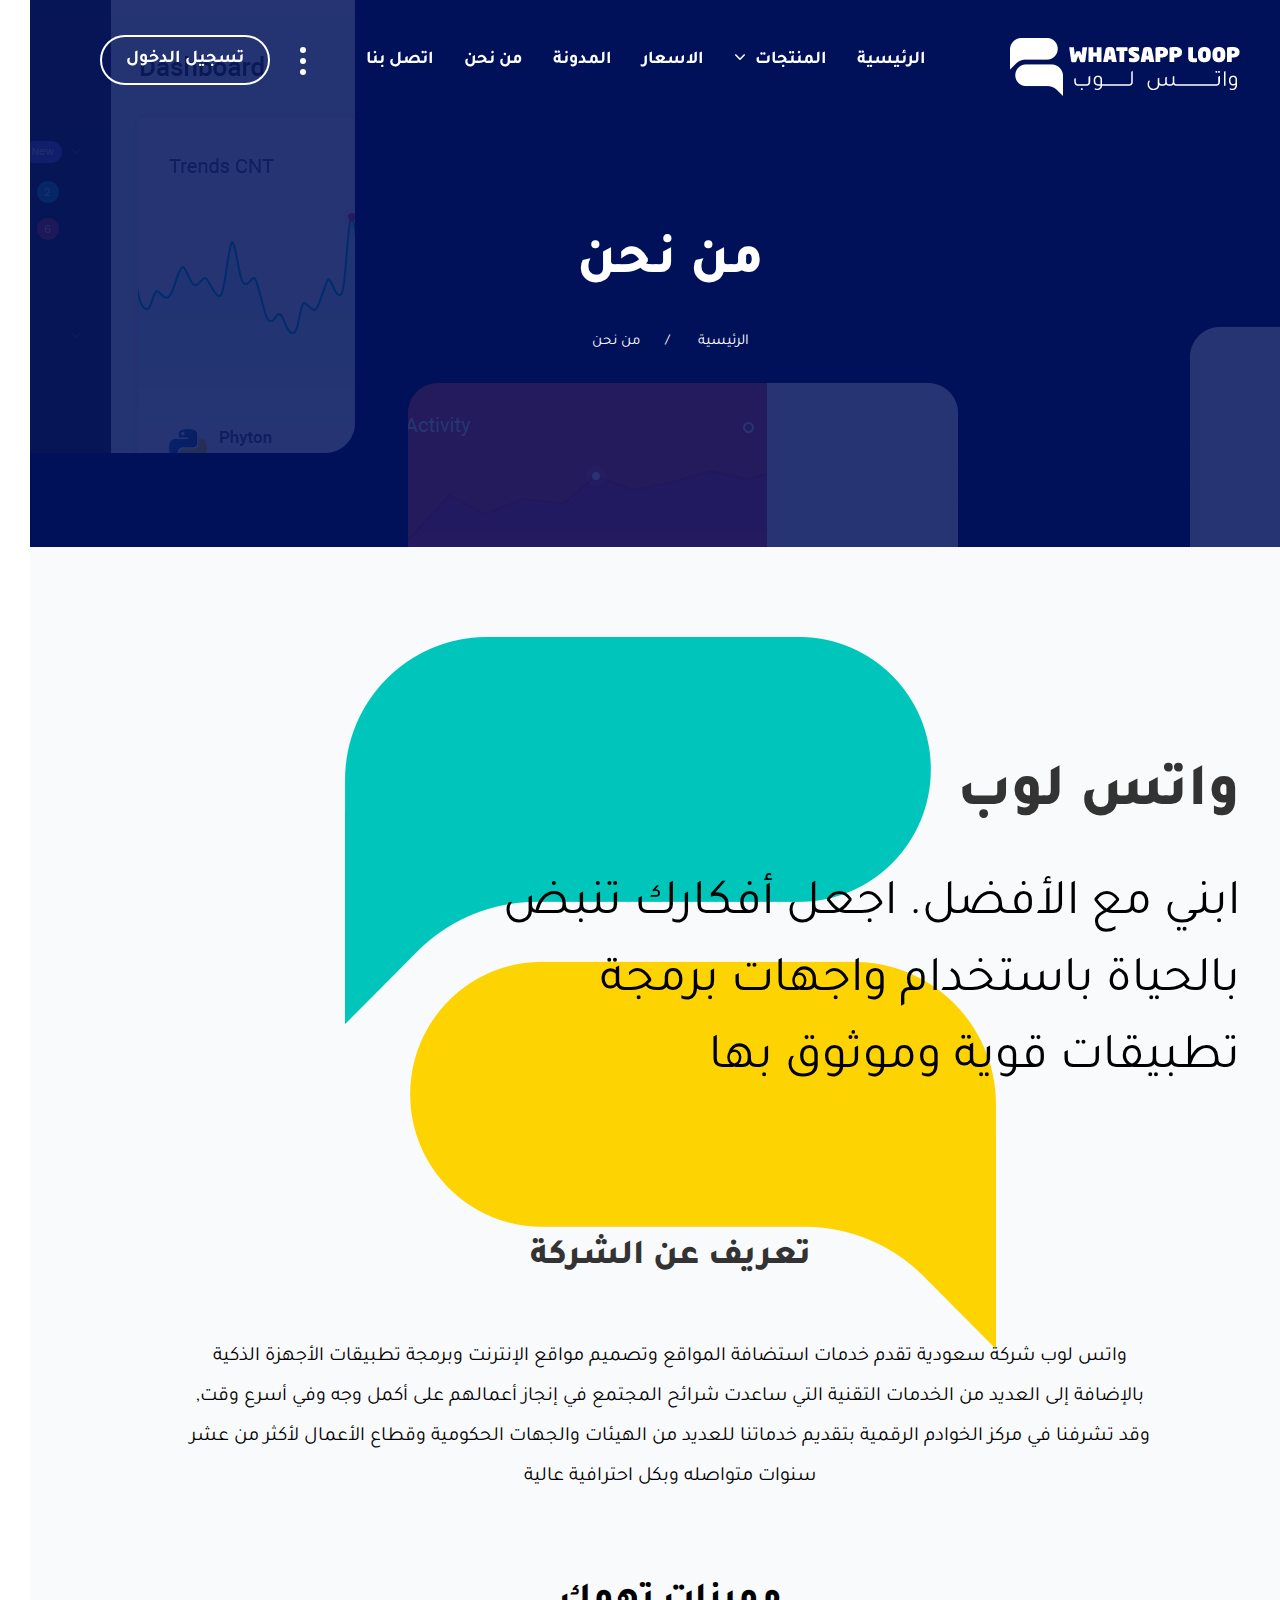
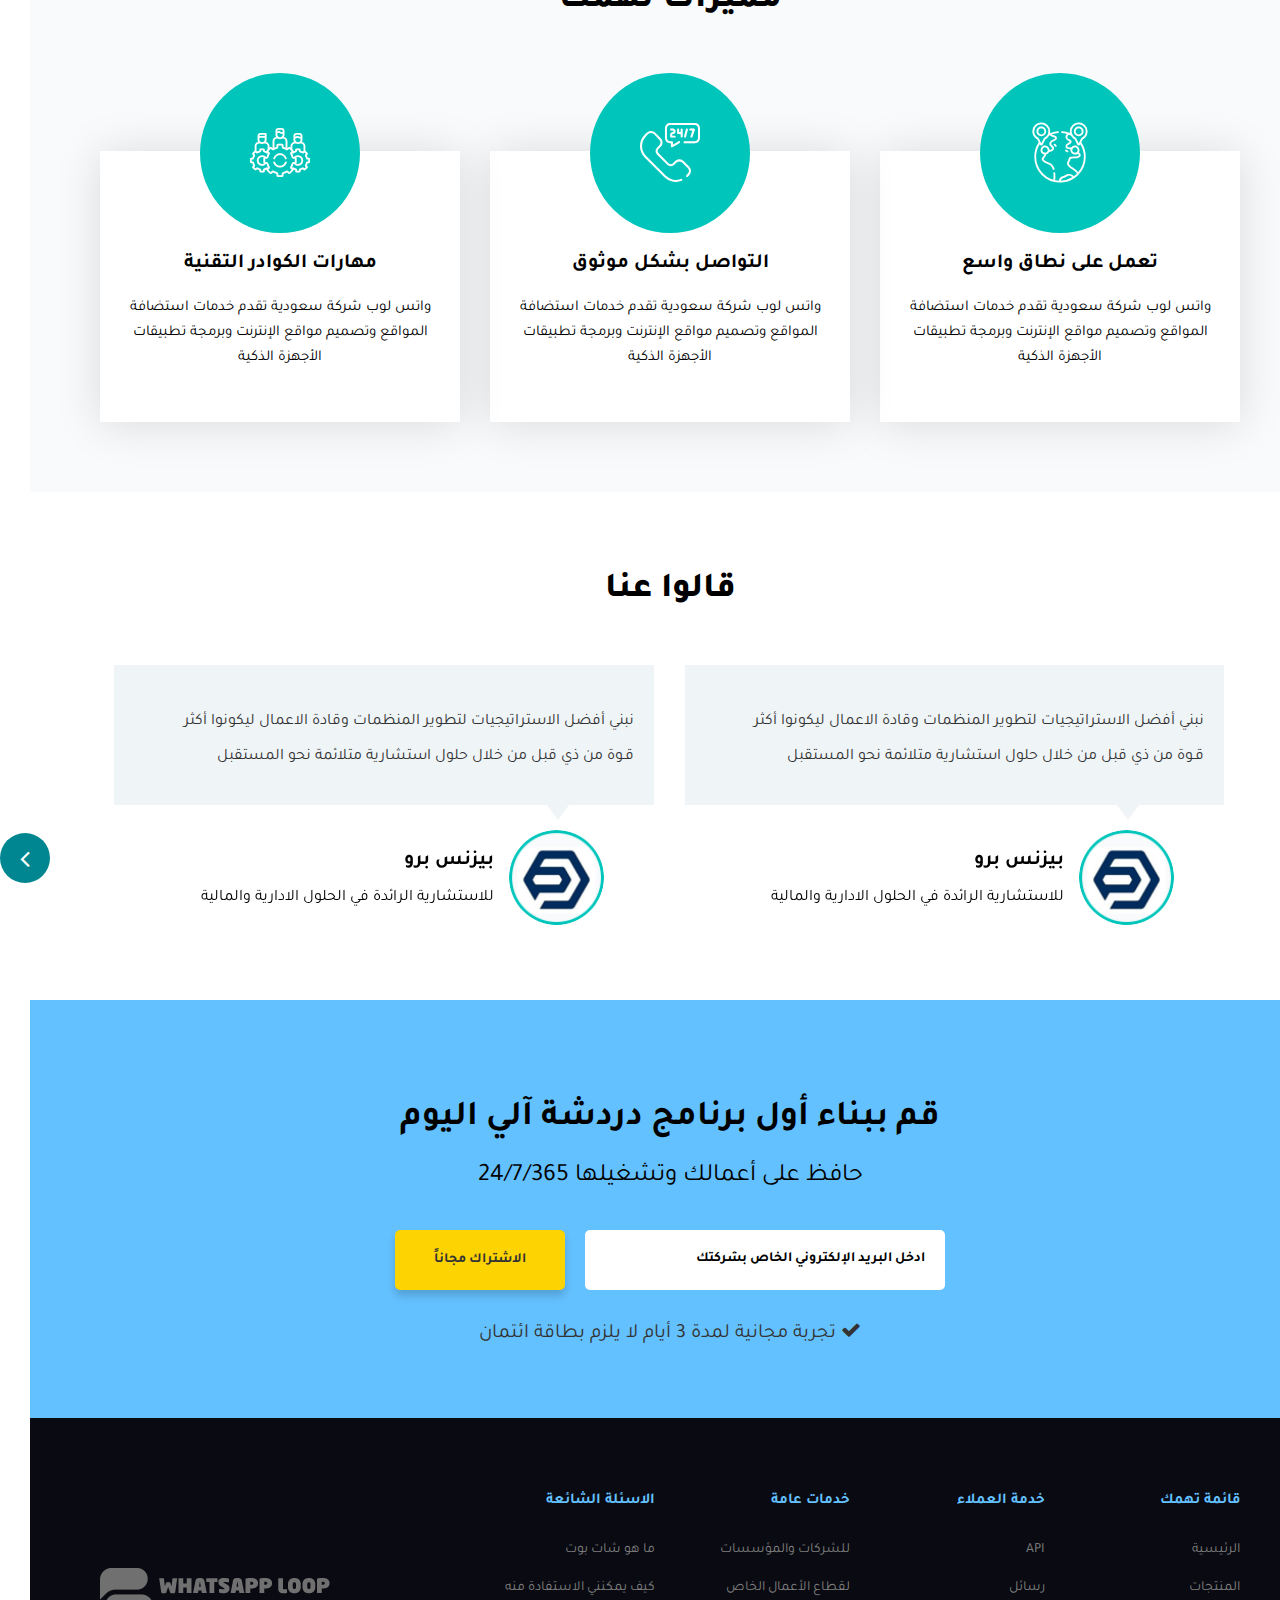
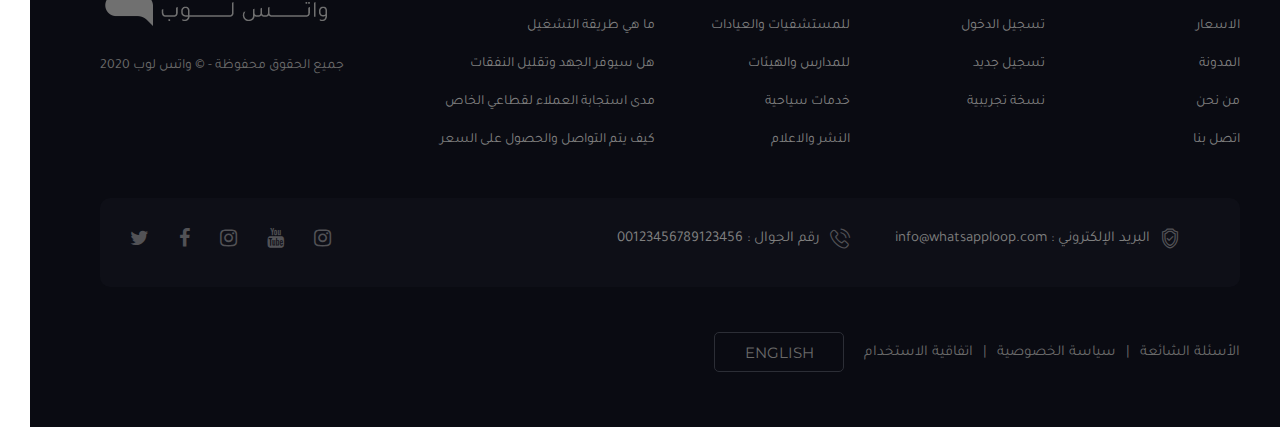
<file: aboutUs.html>
<!DOCTYPE html>
<html>
<head>
    
   <meta charset="UTF-8" />
    <!-- IE Compatibility Meta -->
   <meta http-equiv="X-UA-Compatible" content="IE=edge">
    <!-- First Mobile Meta  -->
   <meta name="viewport" content="width=device-width, initial-scale=1">
    
    <title></title>
    
    <link href="css/font.css" rel='stylesheet' type='text/css'>

	<link href="https://fonts.googleapis.com/css2?family=Montserrat:wght@400;700;800&display=swap" rel="stylesheet">


    <link href="css/flaticon.css" rel='stylesheet' type='text/css'>
    <link href="css/flaticon2.css" rel='stylesheet' type='text/css'>



	<link rel="stylesheet" href="css/animate.css" />
    <link rel="stylesheet" href="css/bootstrap.css" />
    <link rel="stylesheet" href="css/bootstrap-rtl.css" />
    <link rel="stylesheet" href="css/font-awesome.min.css" />
    <link rel="stylesheet" href="css/jquery.bxslider.css" />
    <link rel="stylesheet" href="css/owl.carousel.min.css" />
    <link rel="stylesheet" href="css/owl.theme.default.min.css" />
    <link rel="stylesheet" href="css/style.css" />
    <link rel="stylesheet" href="css/responisve.css" />
        
   <!--<link rel="stylesheet" href="css/ltr.css" />-->
        
          
   <!--[if lt IE 9]>
       <script src="js/html5shiv.min.js"></script>
       <script src="js/respond.min.js"></script>
   <![endif]-->
  
    
</head>
<body>

	<div class="menuMobile">
		
		<div class="BgClose"></div>
		<div class="menuContent">
			<div class="headMenu">
				<a href="#" data-scroll-nav="1" class="logoMenu"><img src="images/logo.png" alt="" /></a>
				<i class="fa fa-close closeX"></i>
			</div>
			<ul class="menuRes">
   				<li><a href="index.html">الرئيسية</a></li>
   				<li>
   					<a class="openSub">المنتجات <i class="fa fa-angle-down"></i></a>
   					<ul class="subMenu">
   						<li><a href="api.html">API</a></li>
   						<li><a href="message.html">الارسال</a></li>
   						<li><a href="robot.html">الروبوت</a></li>
   					</ul>
   				</li>
   				<li><a href="#">الاسعار</a></li>
   				<li><a href="blog.html">المدونة</a></li>
   				<li><a href="aboutUs.html">من نحن</a></li>
   				<li><a href="contactUs.html">اتصل بنا</a></li>
				<li><a href="#">الأسئلة الشائعة</a></li>
				<li><a href="#">سياسة الخصوصية</a></li>
				<li><a href="#">اتفاقية الاستخدام</a></li>
				<li><a href="#">أرقام الاتصال</a></li>
			</ul>
	
			<center><a href="login.html" class="loginBtn">تسجيل الدخول</a></center>
	
		</div>
	</div>
	

	<div class="transformPage">
			
		    
		   <div class="header">
		   		<div class="container clearfix">
		   			<a href="#" class="logo">
		   				<img src="images/logoWhite.png" class="logoWhite" alt="" />
		   				<img src="images/logo.png" class="logoBlack" />
		   			</a>
		   			<ul class="listMenu">
		   				<li><a href="index.html">الرئيسية</a></li>
		   				<li>
		   					<a>المنتجات <i class="fa fa-angle-down"></i></a>
		   					<ul class="subMenu">
		   						<li><a href="api.html">API</a></li>
		   						<li><a href="message.html">الارسال</a></li>
		   						<li><a href="robot.html">الروبوت</a></li>
		   					</ul>
		   				</li>
		   				<li><a href="#">الاسعار</a></li>
		   				<li><a href="blog.html">المدونة</a></li>
		   				<li><a href="aboutUs.html">من نحن</a></li>
		   				<li><a href="contactUs.html">اتصل بنا</a></li>
		   			</ul>
		   			<a href="login.html" class="loginBtn">تسجيل الدخول</a>
		   			<div class="options">
		   				<i class="iconOption iconSub"><span></span></i>
		   				<i class="iconOption openMenu"><span></span></i>
						<ul class="optionsSub">
							<li><a href="#">الأسئلة الشائعة</a></li>
							<li><a href="#">سياسة الخصوصية</a></li>
							<li><a href="#">اتفاقية الاستخدام</a></li>
							<li><a href="#">أرقام الاتصال</a></li>
						</ul>
		   			</div>
		   		</div>
		   </div>
		  
	
		    
		    <div class="Breadcrumb">
		        <img src="images/bgBread.png" alt="" />
		        <div class="container"> 
		            <h2>من نحن</h2>
		            <ul class="list-unstyled">
		                <li><a href="index.html">الرئيسية</a></li>
		                <li>من نحن</li>
		            </ul>
		        </div>
		    </div>
		    
		    <div class="aboutUs">
		    	<img src="images/bgAboutUs.png" alt="" class="bg" />
		    	<div class="container">
		    		<h2 class="titleStyle">واتس لوب</h2>
		    		<div class="desc">
		    			ابني مع الأفضل. اجعل أفكارك تنبض
						بالحياة باستخدام واجهات برمجة
						تطبيقات قوية وموثوق بها
		    		</div>
		    		<h2 class="titleAbout">تعريف عن الشركة</h2>
		    		<div class="descAbout">
		    			واتس لوب شركة سعودية تقدم خدمات استضافة المواقع وتصميم مواقع الإنترنت وبرمجة تطبيقات الأجهزة الذكية
						بالإضافة إلى العديد من الخدمات التقنية التي ساعدت شرائح المجتمع في إنجاز أعمالهم على أكمل وجه وفي أسرع وقت,
						وقد تشرفنا في مركز الخوادم الرقمية بتقديم خدماتنا للعديد من الهيئات والجهات الحكومية وقطاع الأعمال
						لأكثر من عشر سنوات متواصله وبكل احترافية عالية
		    		</div>
		    
		    		<div class="features">
		    			<h2 class="titleFeatures">مميزات تهمك</h2>
		    			<div class="row">
		    				<div class="col-md-4">
		    					<div class="itemFeature">
			    					<i class="flaticon-world"></i>
			    					<h2 class="titleItem">تعمل على نطاق واسع</h2>
			    					<div class="descItem">
			    						واتس لوب شركة سعودية تقدم خدمات 
										استضافة المواقع وتصميم مواقع الإنترنت 
										وبرمجة تطبيقات الأجهزة الذكية
			    					</div>
		    					</div>
		    				</div>
		    				<div class="col-md-4">
		    					<div class="itemFeature">
			    					<i class="flaticon-support"></i>
			    					<h2 class="titleItem">التواصل بشكل موثوق</h2>
			    					<div class="descItem">
			    						واتس لوب شركة سعودية تقدم خدمات 
										استضافة المواقع وتصميم مواقع الإنترنت 
										وبرمجة تطبيقات الأجهزة الذكية
			    					</div>
		    					</div>
		    				</div>
		    				<div class="col-md-4">
		    					<div class="itemFeature">
			    					<i class="flaticon-team-management"></i>
			    					<h2 class="titleItem">مهارات الكوادر التقنية</h2>
			    					<div class="descItem">
			    						واتس لوب شركة سعودية تقدم خدمات 
										استضافة المواقع وتصميم مواقع الإنترنت 
										وبرمجة تطبيقات الأجهزة الذكية
			    					</div>
		    					</div>
		    				</div>
		    			</div>
		    		</div>
		    
		    	</div>

		    </div>
		    
		    <div class="reviews">
		    	<div class="container">
		    		<h2 class="titleReviews">قالوا عنا</h2>
		    		
		            <div id="owlReviews" class="owlReviews owl-carousel">
		                <div class="item">
		                    <div class="itemReview">
		                    	<div class="desc">
		                    		نبني أفضل  الاستراتيجيات لتطوير المنظمات وقادة الاعمال ليكونوا أكثر قـوة 
									من ذي قبل من خلال حلول استشارية متلائمة نحو المستقبل 
		                    	</div>
		                    	<div class="content clearfix">
		                    		<img src="images/logoReview.png" alt="" />
		                    		<div class="details">
		                    			<h2 class="title">بيزنس برو</h2>
		                    			<div class="text">للاستشارية الرائدة في الحلول الادارية والمالية</div>
		                    		</div>
		                    	</div>
		                    </div>
		                </div>
		                <div class="item">
		                    <div class="itemReview">
		                    	<div class="desc">
		                    		نبني أفضل  الاستراتيجيات لتطوير المنظمات وقادة الاعمال ليكونوا أكثر قـوة 
									من ذي قبل من خلال حلول استشارية متلائمة نحو المستقبل 
		                    	</div>
		                    	<div class="content clearfix">
		                    		<img src="images/logoReview.png" alt="" />
		                    		<div class="details">
		                    			<h2 class="title">بيزنس برو</h2>
		                    			<div class="text">للاستشارية الرائدة في الحلول الادارية والمالية</div>
		                    		</div>
		                    	</div>
		                    </div>
		                </div>
		                <div class="item">
		                    <div class="itemReview">
		                    	<div class="desc">
		                    		نبني أفضل  الاستراتيجيات لتطوير المنظمات وقادة الاعمال ليكونوا أكثر قـوة 
									من ذي قبل من خلال حلول استشارية متلائمة نحو المستقبل 
		                    	</div>
		                    	<div class="content clearfix">
		                    		<img src="images/logoReview.png" alt="" />
		                    		<div class="details">
		                    			<h2 class="title">بيزنس برو</h2>
		                    			<div class="text">للاستشارية الرائدة في الحلول الادارية والمالية</div>
		                    		</div>
		                    	</div>
		                    </div>
		                </div>
		                <div class="item">
		                    <div class="itemReview">
		                    	<div class="desc">
		                    		نبني أفضل  الاستراتيجيات لتطوير المنظمات وقادة الاعمال ليكونوا أكثر قـوة 
									من ذي قبل من خلال حلول استشارية متلائمة نحو المستقبل 
		                    	</div>
		                    	<div class="content clearfix">
		                    		<img src="images/logoReview.png" alt="" />
		                    		<div class="details">
		                    			<h2 class="title">بيزنس برو</h2>
		                    			<div class="text">للاستشارية الرائدة في الحلول الادارية والمالية</div>
		                    		</div>
		                    	</div>
		                    </div>
		                </div>
		            </div>
		    		
		    		
		    	</div>
		    </div>
		    
		    
		    <div class="subscribe">
		    	<div class="container">
		    		<h2 class="title">قم ببناء أول برنامج دردشة آلي اليوم</h2>
		    		<div class="desc">حافظ على أعمالك وتشغيلها 24/7/365</div>
		    		<center>
		    		<form class="formSub clearfix">
		    			<input type="email" placeholder="ادخل البريد الإلكتروني الخاص بشركتك" />
		    			<button>الاشتراك مجاناً</button>
		    		</form>
		    		</center>
		    		<p class="text"><i class="fa fa-check"></i> تجربة مجانية لمدة 3 أيام لا يلزم بطاقة ائتمان </p>
		    	</div>
		    </div>
		    
		    <div class="footer">
		    	<div class="container">
		    		<div class="row">
		    			<div class="col-md-2">
		    				<h2 class="title">قائمة تهمك</h2>
		    				<ul class="links">
								<li><a href="index.html">الرئيسية</a></li>
								<li><a href="Products.html">المنتجات</a></li>
								<li><a href="#">الاسعار</a></li>
								<li><a href="blog.html">المدونة</a></li>
								<li><a href="aboutUs.html">من نحن</a></li>
								<li><a href="contactUs.html">اتصل بنا</a></li>
		    				</ul>
		    			</div>
		    			<div class="col-md-2">
		    				<h2 class="title">خدمة العملاء</h2>
		    				<ul class="links">
								<li><a href="api.html">API</a></li>
								<li><a href="message.html">رسائل</a></li>
								<li><a href="login.html">تسجيل الدخول</a></li>
								<li><a href="login.html">تسجيل جديد</a></li>
								<li><a href="login.html">نسخة تجريبية</a></li>
		    				</ul>
		    			</div>
		    			<div class="col-md-2">
		    				<h2 class="title">خدمات عامة</h2>
		    				<ul class="links">
								<li><a href="Products.html">للشركات والمؤسسات</a></li>
								<li><a href="Products.html">لقطاع الأعمال  الخاص</a></li>
								<li><a href="Products.html">للمستشفيات والعيادات</a></li>
								<li><a href="Products.html">للمدارس والهيئات</a></li>
								<li><a href="Products.html">خدمات سياحية</a></li>
								<li><a href="Products.html">النشر والاعلام</a></li>
		    				</ul>
		    			</div>
		    			<div class="col-md-3">
		    				<h2 class="title">الاسئلة الشائعة</h2>
		    				<ul class="links">
								<li><a href="#">ما هو شات بوت</a></li>
								<li><a href="#">كيف يمكنني الاستفادة منه</a></li>
								<li><a href="#">ما هي طريقة التشغيل</a></li>
								<li><a href="#">هل سيوفر الجهد وتقليل النفقات</a></li>
								<li><a href="#">مدى استجابة العملاء لقطاعي الخاص</a></li>
								<li><a href="#">كيف يتم التواصل والحصول على السعر</a></li>
		    				</ul>
		    			</div>
		    			<div class="col-md-3">
		    				<div class="logoFooter">
		    					<img src="images/logoFooter.png" alt="" />
		    					<p>جميع الحقوق محفوظة - © واتس لوب 2020</p>
		    				</div>
		    			</div>
		    		</div>
		
					<div class="footerInfo clearfix">
						<p class="infoNumb"><i class="flaticon-email"></i>البريد الإلكتروني :  <a href="mailto:info@whatsapploop.com">info@whatsapploop.com</a></p>
						<p class="infoNumb"><i class="flaticon-phone-call"></i>رقم الجوال :  <a href="tel:00123456789123456">00123456789123456</a></p>
						<ul class="socialFooter clearfix">
							<li><a href="#" class="fa fa-twitter"></a></li>
							<li><a href="#" class="fa fa-facebook"></a></li>
							<li><a href="#" class="fa fa-instagram"></a></li>
							<li><a href="#" class="fa fa-youtube"></a></li>
							<li><a href="#" class="fa fa-instagram"></a></li>
						</ul>
					</div>
		
					<div class="footerDown clearfix">
						<ul class="listFooterDown">
							<li><a href="#">الأسئلة الشائعة</a></li>
							<li><a href="#">سياسة الخصوصية</a></li>
							<li><a href="#">اتفاقية الاستخدام</a></li>
						</ul>
						<a href="#" class="enBtn">ENGLISH</a>
						<ul class="paymentImgs clearfix wow fadeInLeft">
							<li><img src="images/payment1.png" alt="" /></li>
							<li><img src="images/payment2.png" alt="" /></li>
							<li><img src="images/payment3.png" alt="" /></li>
							<li><img src="images/payment4.png" alt="" /></li>
						</ul>
					</div>
		
		
		    	</div>
		    </div>
			    
		</div>	    
    
    
    
    
    
    
    
    
    
    
    
    
    
    
    
    
    
    
    
    
    
    
     
     
     
     
    
    <script src="js/jquery-1.11.2.min.js"></script>
    <script src="js/bootstrap.min.js"></script>
    <script src="js/jquery.bxslider.min.js"></script>
    <script src="js/owl.carousel.min.js"></script>
    <script src="js/wow.min.js"></script>
    <script src="js/scrollIt.min.js"></script>
    <script src="js/jquery.inview.min.js"></script>
    <script src="js/jquery.countTo.js"></script>
    <script src="js/custom.js"></script>
    
</body>

</html>
</file>
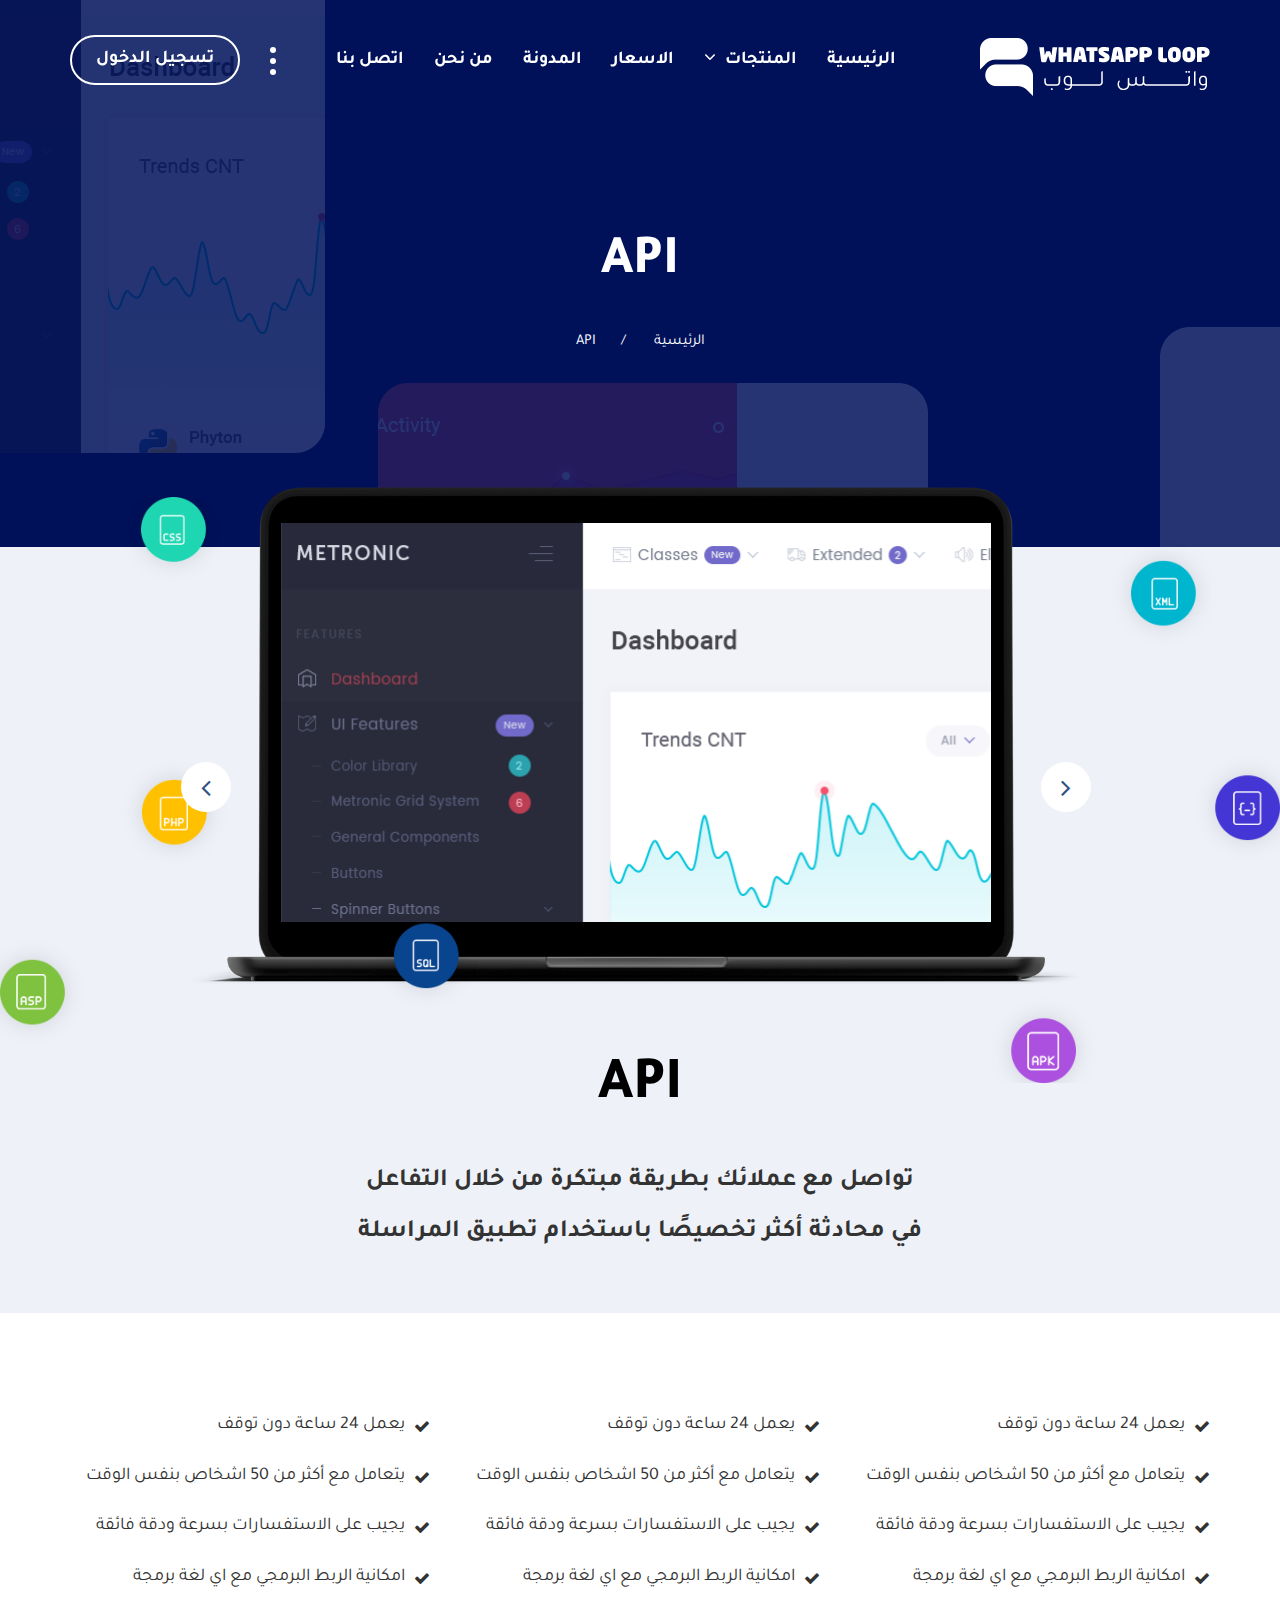
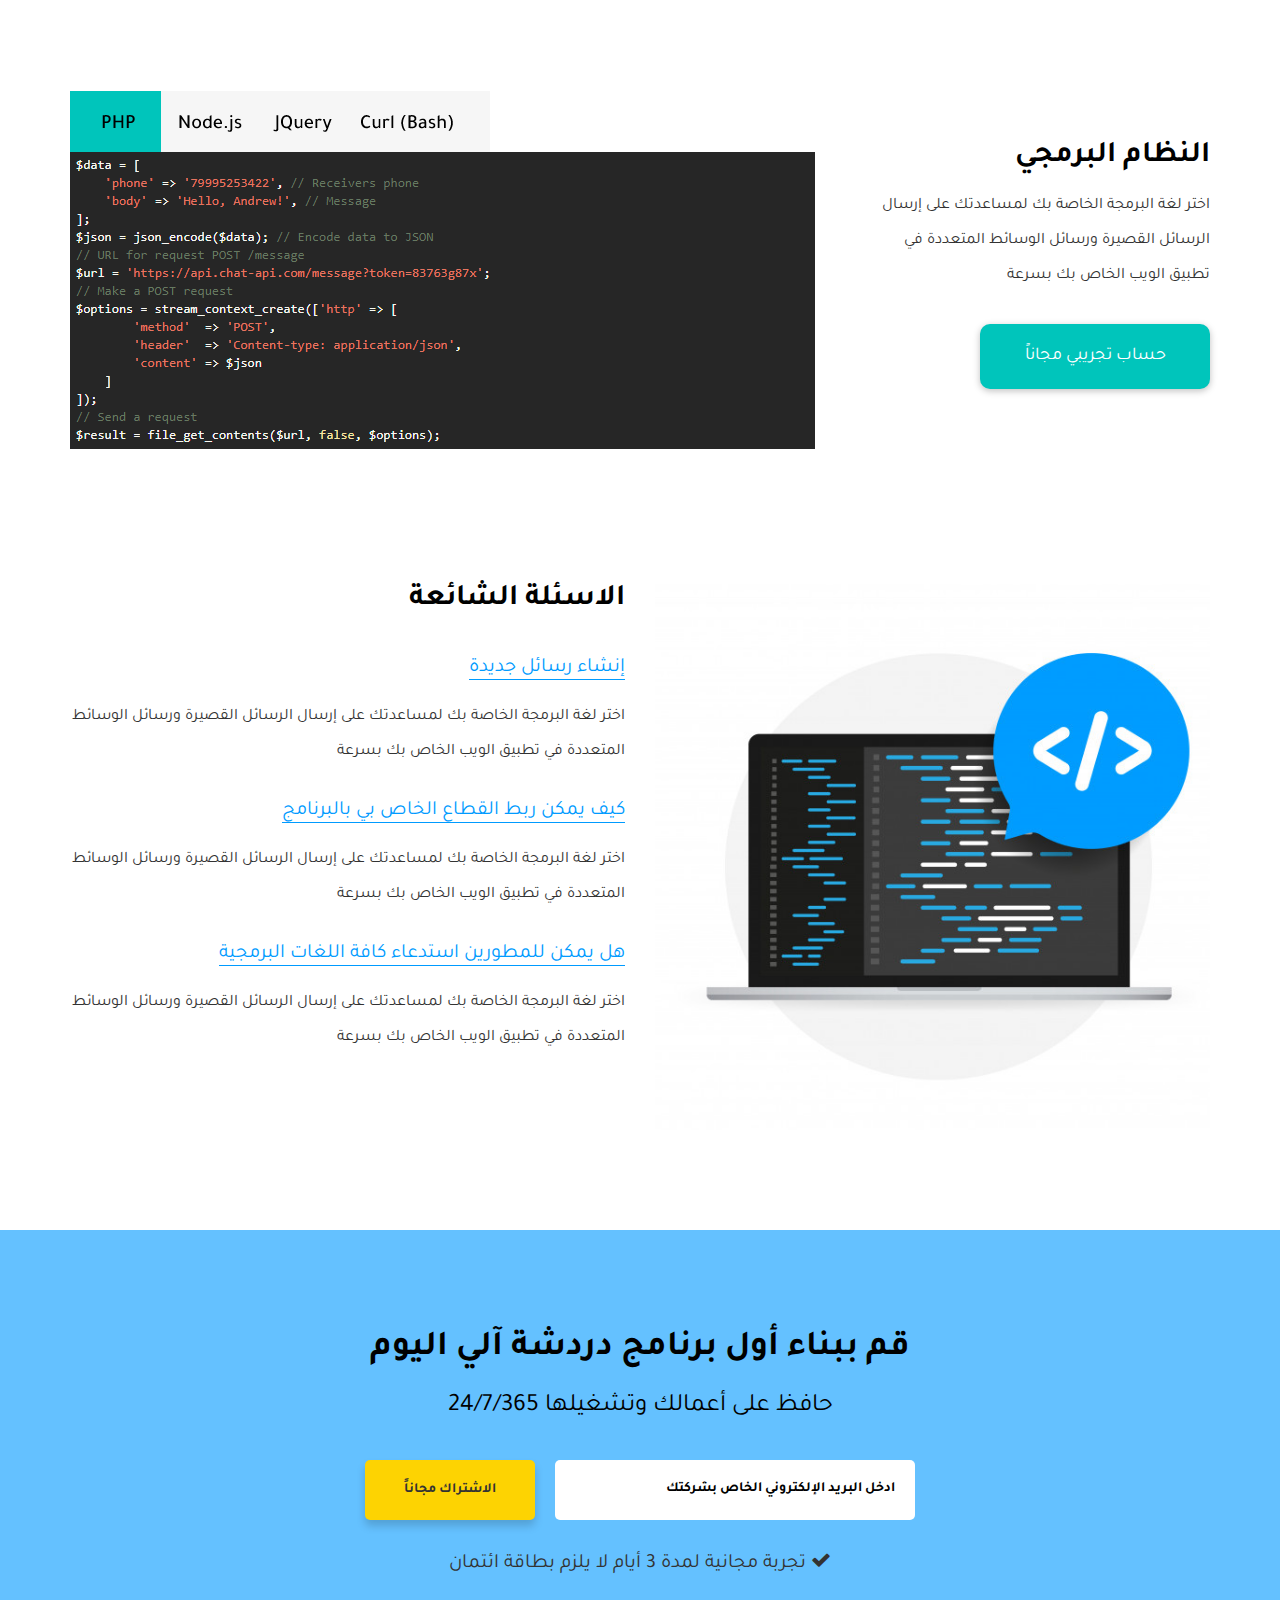
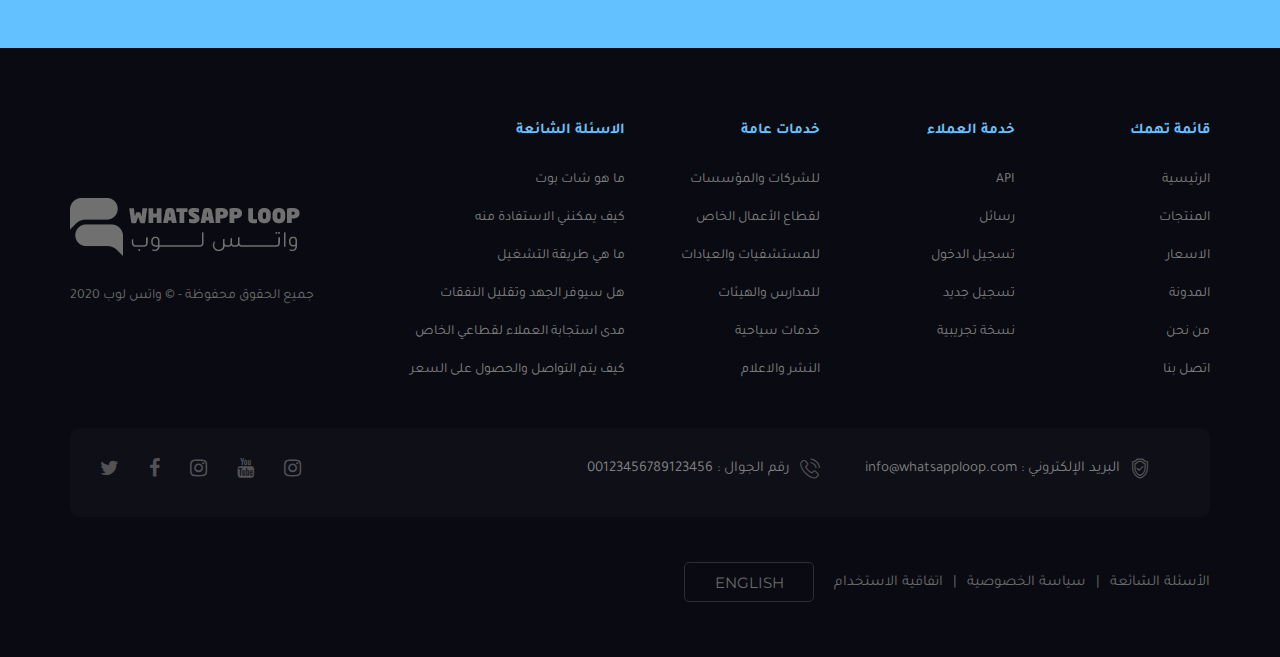
<file: api.html>
<!DOCTYPE html>
<html>
<head>
    
   <meta charset="UTF-8" />
    <!-- IE Compatibility Meta -->
   <meta http-equiv="X-UA-Compatible" content="IE=edge">
    <!-- First Mobile Meta  -->
   <meta name="viewport" content="width=device-width, initial-scale=1">
    
    <title></title>
    
    <link href="css/font.css" rel='stylesheet' type='text/css'>

	<link href="https://fonts.googleapis.com/css2?family=Montserrat:wght@400;700;800&display=swap" rel="stylesheet">


    <link href="css/flaticon.css" rel='stylesheet' type='text/css'>
    <link href="css/flaticon2.css" rel='stylesheet' type='text/css'>



	<link rel="stylesheet" href="css/animate.css" />
    <link rel="stylesheet" href="css/bootstrap.css" />
    <link rel="stylesheet" href="css/bootstrap-rtl.css" />
    <link rel="stylesheet" href="css/font-awesome.min.css" />
    <link rel="stylesheet" href="css/jquery.bxslider.css" />
    <link rel="stylesheet" href="css/owl.carousel.min.css" />
    <link rel="stylesheet" href="css/owl.theme.default.min.css" />
    <link rel="stylesheet" href="css/style.css" />
    <link rel="stylesheet" href="css/responisve.css" />
        
   <!--<link rel="stylesheet" href="css/ltr.css" />-->
        
          
   <!--[if lt IE 9]>
       <script src="js/html5shiv.min.js"></script>
       <script src="js/respond.min.js"></script>
   <![endif]-->
  
    
</head>
<body>

	<div class="menuMobile">
		
		<div class="BgClose"></div>
		<div class="menuContent">
			<div class="headMenu">
				<a href="#" data-scroll-nav="1" class="logoMenu"><img src="images/logo.png" alt="" /></a>
				<i class="fa fa-close closeX"></i>
			</div>
			<ul class="menuRes">
   				<li><a href="index.html">الرئيسية</a></li>
   				<li>
   					<a class="openSub">المنتجات <i class="fa fa-angle-down"></i></a>
   					<ul class="subMenu">
   						<li><a href="api.html">API</a></li>
   						<li><a href="message.html">الارسال</a></li>
   						<li><a href="robot.html">الروبوت</a></li>
   					</ul>
   				</li>
   				<li><a href="#">الاسعار</a></li>
   				<li><a href="blog.html">المدونة</a></li>
   				<li><a href="aboutUs.html">من نحن</a></li>
   				<li><a href="contactUs.html">اتصل بنا</a></li>
				<li><a href="#">الأسئلة الشائعة</a></li>
				<li><a href="#">سياسة الخصوصية</a></li>
				<li><a href="#">اتفاقية الاستخدام</a></li>
				<li><a href="#">أرقام الاتصال</a></li>
			</ul>
	
			<center><a href="login.html" class="loginBtn">تسجيل الدخول</a></center>
	
		</div>
	</div>
	

	<div class="transformPage">
			
		    
		   <div class="header">
		   		<div class="container clearfix">
		   			<a href="#" class="logo">
		   				<img src="images/logoWhite.png" class="logoWhite" alt="" />
		   				<img src="images/logo.png" class="logoBlack" />
		   			</a>
		   			<ul class="listMenu">
		   				<li><a href="index.html">الرئيسية</a></li>
		   				<li>
		   					<a>المنتجات <i class="fa fa-angle-down"></i></a>
		   					<ul class="subMenu">
		   						<li><a href="api.html">API</a></li>
		   						<li><a href="message.html">الارسال</a></li>
		   						<li><a href="robot.html">الروبوت</a></li>
		   					</ul>
		   				</li>
		   				<li><a href="#">الاسعار</a></li>
		   				<li><a href="blog.html">المدونة</a></li>
		   				<li><a href="aboutUs.html">من نحن</a></li>
		   				<li><a href="contactUs.html">اتصل بنا</a></li>
		   			</ul>
		   			<a href="login.html" class="loginBtn">تسجيل الدخول</a>
		   			<div class="options">
		   				<i class="iconOption iconSub"><span></span></i>
		   				<i class="iconOption openMenu"><span></span></i>
						<ul class="optionsSub">
							<li><a href="#">الأسئلة الشائعة</a></li>
							<li><a href="#">سياسة الخصوصية</a></li>
							<li><a href="#">اتفاقية الاستخدام</a></li>
							<li><a href="#">أرقام الاتصال</a></li>
						</ul>
		   			</div>
		   		</div>
		   </div>
		  
	
		    
		    <div class="Breadcrumb">
		        <img src="images/bgBread.png" alt="" />
		        <div class="container"> 
		            <h2>API</h2>
		            <ul class="list-unstyled">
		                <li><a href="index.html">الرئيسية</a></li>
		                <li>API</li>
		            </ul>
		        </div>
		    </div>
		       
		    <div class="sliderLabDiv apiSlider">
			    	<div class="container">
			    		<img src="images/bgMobileSlider.png" alt="" class="bg wow fadeInUp" />
			         	<div class="sliderLab">
				            <img src="images/macbook.png" alt="" class="bglab" />
				
				            <div id="owlmobile" class="mobileApp owl-carousel">
				                <div class="item">
				                    <img src="images/SliderLabImg.png" />
				                </div>
				                <div class="item">
				                    <img src="images/SliderLabImg.png" />
				                </div>
				                <div class="item">
				                    <img src="images/SliderLabImg.png" />
				                </div>
				            </div>
			            </div>
			            
						<h2 class="titleApi">API</h2>
						<div class="desc">
							تواصل مع عملائك بطريقة مبتكرة من خلال التفاعل 
							في محادثة أكثر تخصيصًا باستخدام تطبيق المراسلة
						</div>
			    	
			    	</div>
			    </div>

		    <div class="apiContent">
		    	<div class="container">
		    		<div class="row">
		    			<div class="col-md-4">
		    				<ul class="ListDetails">
		    					<li>يعمل 24 ساعة دون توقف</li>
		    					<li>يتعامل مع أكثر من 50 اشخاص بنفس الوقت</li>
		    					<li>يجيب على الاستفسارات بسرعة ودقة فائقة</li>
		    					<li>امكانية الربط البرمجي مع اي لغة برمجة</li>
		    				</ul>
		    			</div>
		    			<div class="col-md-4">
		    				<ul class="ListDetails">
		    					<li>يعمل 24 ساعة دون توقف</li>
		    					<li>يتعامل مع أكثر من 50 اشخاص بنفس الوقت</li>
		    					<li>يجيب على الاستفسارات بسرعة ودقة فائقة</li>
		    					<li>امكانية الربط البرمجي مع اي لغة برمجة</li>
		    				</ul>
		    			</div>
		    			<div class="col-md-4">
		    				<ul class="ListDetails">
		    					<li>يعمل 24 ساعة دون توقف</li>
		    					<li>يتعامل مع أكثر من 50 اشخاص بنفس الوقت</li>
		    					<li>يجيب على الاستفسارات بسرعة ودقة فائقة</li>
		    					<li>امكانية الربط البرمجي مع اي لغة برمجة</li>
		    				</ul>
		    			</div>
		    		</div>
					<div class="system">
						<div class="row">
							<div class="col-md-4">
								<h2 class="title">النظام البرمجي</h2>
								<div class="desc">
									اختر لغة البرمجة الخاصة بك لمساعدتك على إرسال
									 الرسائل القصيرة ورسائل الوسائط المتعددة في
									تطبيق الويب الخاص بك بسرعة
								</div>
								<a href="login.html">حساب تجريبي مجاناً</a>
							</div>
							<div class="col-md-8">
								<div class="clearfix">
									<img src="images/imgCode.png" alt="" class="imgCode" />
								</div>
							</div>
						</div>
					</div>

		    	</div>
			    <div class="commonQues">
			    	<div class="container">
				    	<div class="row">
				    		<div class="col-md-6">
				    			<img src="images/imgQues.png" alt="" />
				    		</div>
				    		<div class="col-md-6">
				    			<h2 class="titleStyle">الاسئلة الشائعة</h2>
				    			<h3 class="subTitle">إنشاء رسائل جديدة</h3>
				    			<div class="descQues">
				    				اختر لغة البرمجة الخاصة بك لمساعدتك على إرسال الرسائل القصيرة ورسائل الوسائط
									المتعددة في تطبيق الويب الخاص بك بسرعة
				    			</div>
				    			<h3 class="subTitle">كيف يمكن ربط القطاع الخاص بي بالبرنامج</h3>
				    			<div class="descQues">
				    				اختر لغة البرمجة الخاصة بك لمساعدتك على إرسال الرسائل القصيرة ورسائل الوسائط
									المتعددة في تطبيق الويب الخاص بك بسرعة
				    			</div>
				    			<h3 class="subTitle">هل يمكن للمطورين استدعاء كافة اللغات البرمجية</h3>
				    			<div class="descQues">
					    			اختر لغة البرمجة الخاصة بك لمساعدتك على إرسال الرسائل القصيرة ورسائل الوسائط
									المتعددة في تطبيق الويب الخاص بك بسرعة
				    			</div>
				    		</div>
				    	</div>
	
					</div>
			    </div>
		
		
		    </div>
		    

		    
		    
		    
		    <div class="subscribe">
		    	<div class="container">
		    		<h2 class="title">قم ببناء أول برنامج دردشة آلي اليوم</h2>
		    		<div class="desc">حافظ على أعمالك وتشغيلها 24/7/365</div>
		    		<center>
		    		<form class="formSub clearfix">
		    			<input type="email" placeholder="ادخل البريد الإلكتروني الخاص بشركتك" />
		    			<button>الاشتراك مجاناً</button>
		    		</form>
		    		</center>
		    		<p class="text"><i class="fa fa-check"></i> تجربة مجانية لمدة 3 أيام لا يلزم بطاقة ائتمان </p>
		    	</div>
		    </div>
		    
		    <div class="footer">
		    	<div class="container">
		    		<div class="row">
		    			<div class="col-md-2">
		    				<h2 class="title">قائمة تهمك</h2>
		    				<ul class="links">
								<li><a href="index.html">الرئيسية</a></li>
								<li><a href="Products.html">المنتجات</a></li>
								<li><a href="#">الاسعار</a></li>
								<li><a href="blog.html">المدونة</a></li>
								<li><a href="aboutUs.html">من نحن</a></li>
								<li><a href="contactUs.html">اتصل بنا</a></li>
		    				</ul>
		    			</div>
		    			<div class="col-md-2">
		    				<h2 class="title">خدمة العملاء</h2>
		    				<ul class="links">
								<li><a href="api.html">API</a></li>
								<li><a href="message.html">رسائل</a></li>
								<li><a href="login.html">تسجيل الدخول</a></li>
								<li><a href="login.html">تسجيل جديد</a></li>
								<li><a href="login.html">نسخة تجريبية</a></li>
		    				</ul>
		    			</div>
		    			<div class="col-md-2">
		    				<h2 class="title">خدمات عامة</h2>
		    				<ul class="links">
								<li><a href="Products.html">للشركات والمؤسسات</a></li>
								<li><a href="Products.html">لقطاع الأعمال  الخاص</a></li>
								<li><a href="Products.html">للمستشفيات والعيادات</a></li>
								<li><a href="Products.html">للمدارس والهيئات</a></li>
								<li><a href="Products.html">خدمات سياحية</a></li>
								<li><a href="Products.html">النشر والاعلام</a></li>
		    				</ul>
		    			</div>
		    			<div class="col-md-3">
		    				<h2 class="title">الاسئلة الشائعة</h2>
		    				<ul class="links">
								<li><a href="#">ما هو شات بوت</a></li>
								<li><a href="#">كيف يمكنني الاستفادة منه</a></li>
								<li><a href="#">ما هي طريقة التشغيل</a></li>
								<li><a href="#">هل سيوفر الجهد وتقليل النفقات</a></li>
								<li><a href="#">مدى استجابة العملاء لقطاعي الخاص</a></li>
								<li><a href="#">كيف يتم التواصل والحصول على السعر</a></li>
		    				</ul>
		    			</div>
		    			<div class="col-md-3">
		    				<div class="logoFooter">
		    					<img src="images/logoFooter.png" alt="" />
		    					<p>جميع الحقوق محفوظة - © واتس لوب 2020</p>
		    				</div>
		    			</div>
		    		</div>
		
					<div class="footerInfo clearfix">
						<p class="infoNumb"><i class="flaticon-email"></i>البريد الإلكتروني :  <a href="mailto:info@whatsapploop.com">info@whatsapploop.com</a></p>
						<p class="infoNumb"><i class="flaticon-phone-call"></i>رقم الجوال :  <a href="tel:00123456789123456">00123456789123456</a></p>
						<ul class="socialFooter clearfix">
							<li><a href="#" class="fa fa-twitter"></a></li>
							<li><a href="#" class="fa fa-facebook"></a></li>
							<li><a href="#" class="fa fa-instagram"></a></li>
							<li><a href="#" class="fa fa-youtube"></a></li>
							<li><a href="#" class="fa fa-instagram"></a></li>
						</ul>
					</div>
		
					<div class="footerDown clearfix">
						<ul class="listFooterDown">
							<li><a href="#">الأسئلة الشائعة</a></li>
							<li><a href="#">سياسة الخصوصية</a></li>
							<li><a href="#">اتفاقية الاستخدام</a></li>
						</ul>
						<a href="#" class="enBtn">ENGLISH</a>
						<ul class="paymentImgs clearfix wow fadeInLeft">
							<li><img src="images/payment1.png" alt="" /></li>
							<li><img src="images/payment2.png" alt="" /></li>
							<li><img src="images/payment3.png" alt="" /></li>
							<li><img src="images/payment4.png" alt="" /></li>
						</ul>
					</div>
		
		
		    	</div>
		    </div>
			    
		</div>	    
    
    
    
    
    
    
    
    
    
    
    
    
    
    
    
    
    
    
    
    
    
    
     
     
     
     
    
    <script src="js/jquery-1.11.2.min.js"></script>
    <script src="js/bootstrap.min.js"></script>
    <script src="js/jquery.bxslider.min.js"></script>
    <script src="js/owl.carousel.min.js"></script>
    <script src="js/wow.min.js"></script>
    <script src="js/scrollIt.min.js"></script>
    <script src="js/jquery.inview.min.js"></script>
    <script src="js/jquery.countTo.js"></script>
    <script src="js/custom.js"></script>
    
</body>

</html>
</file>
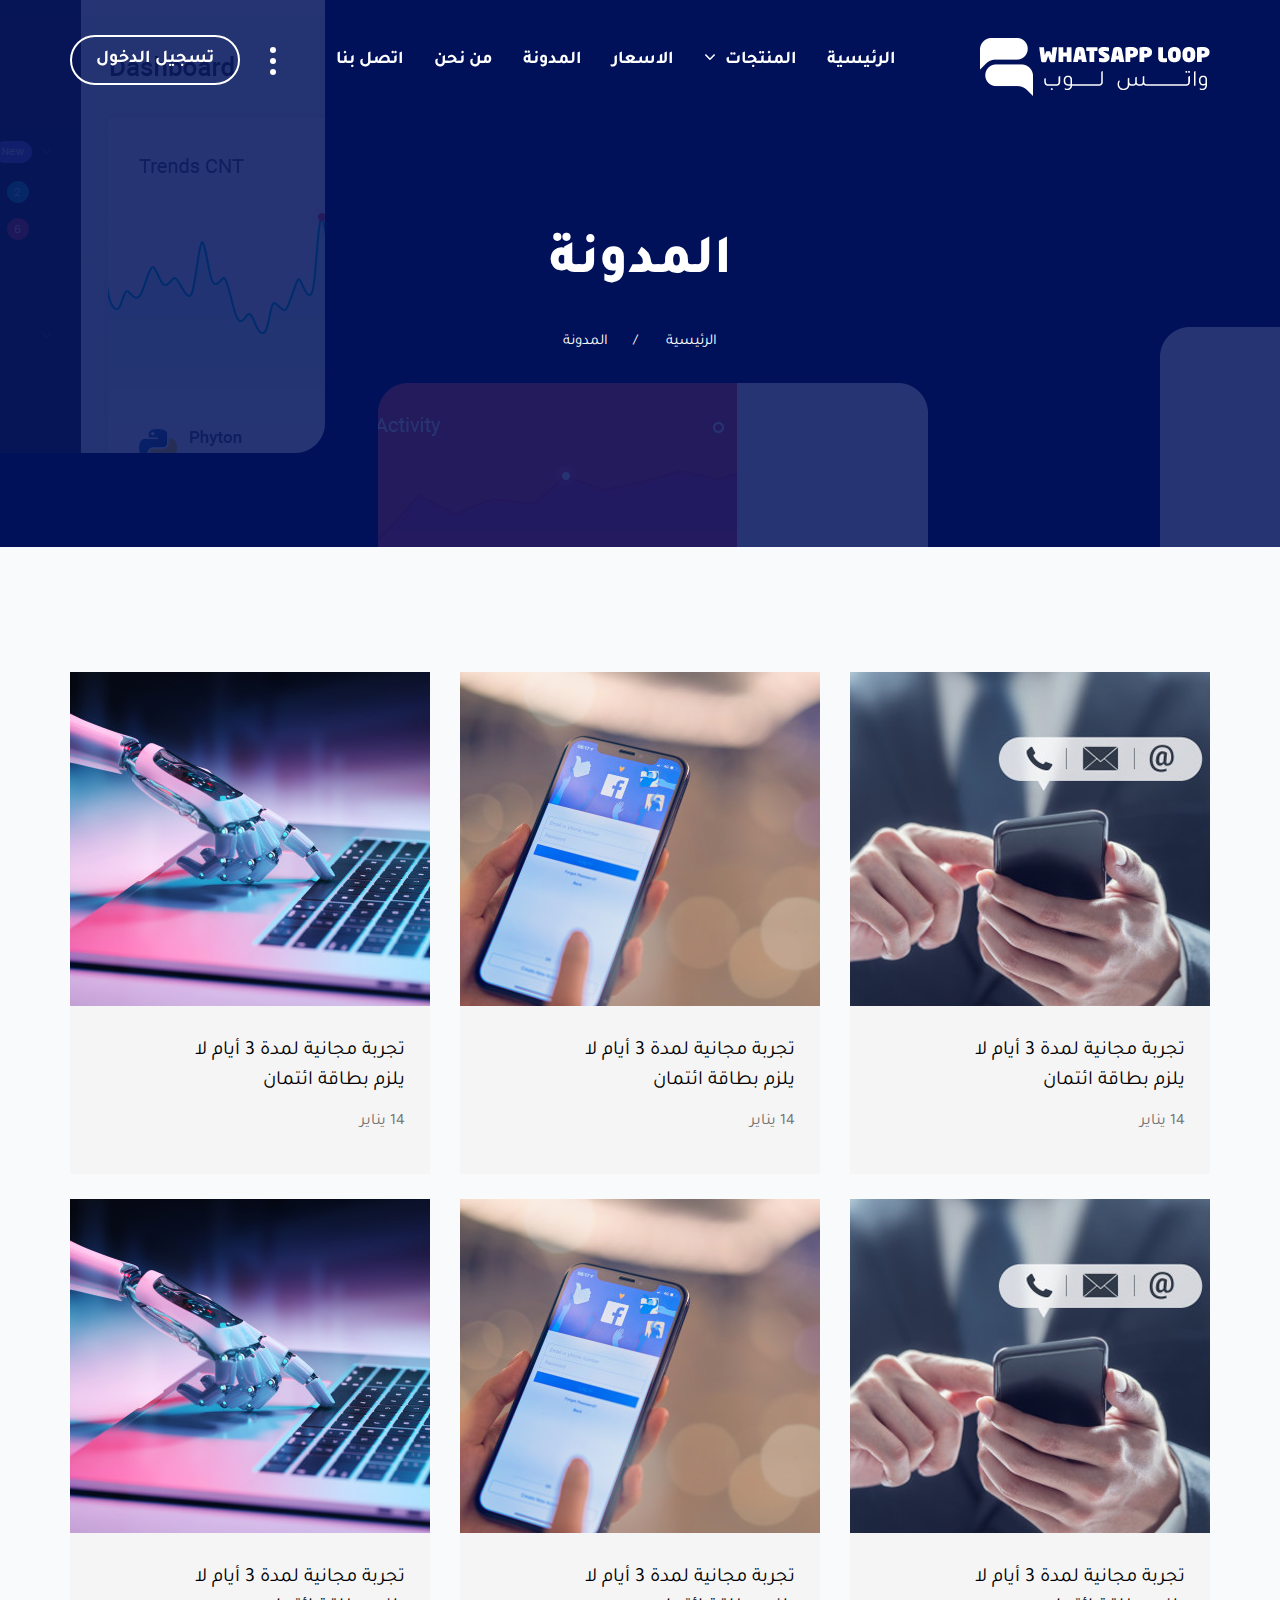
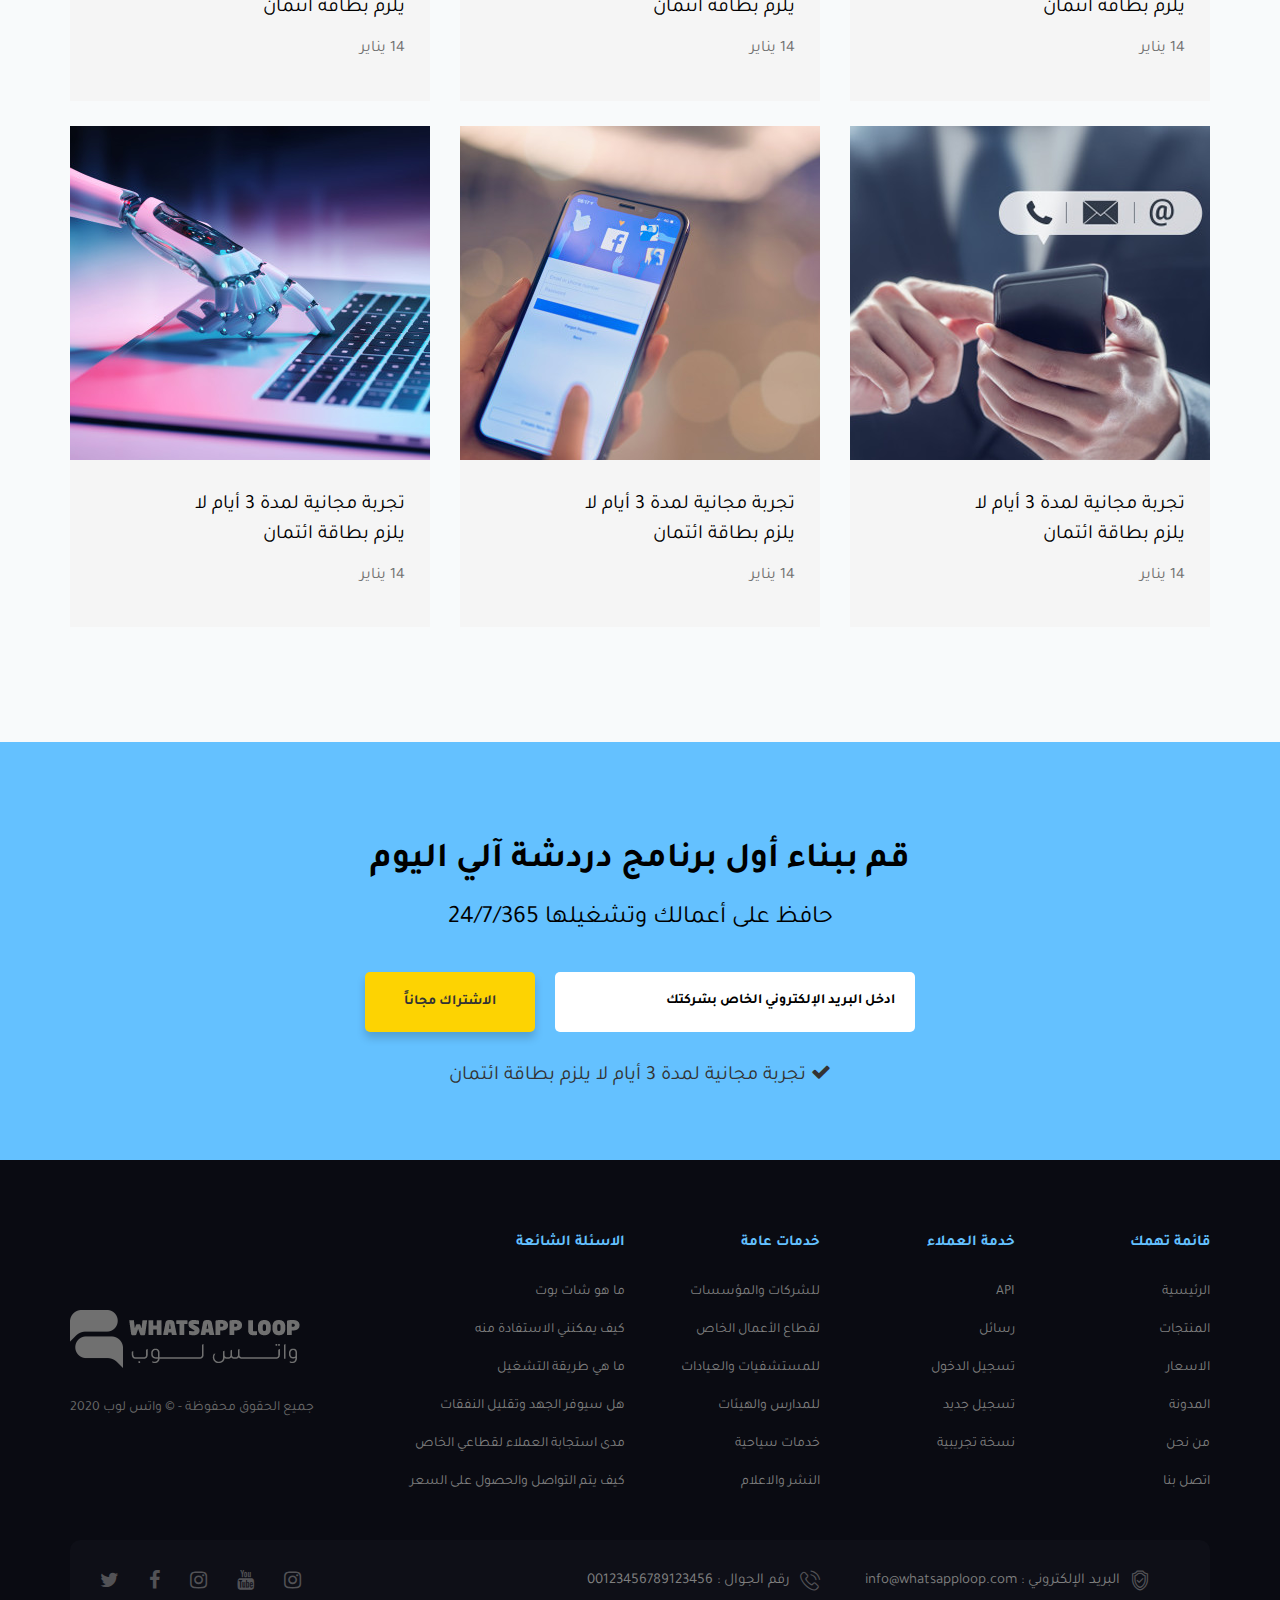
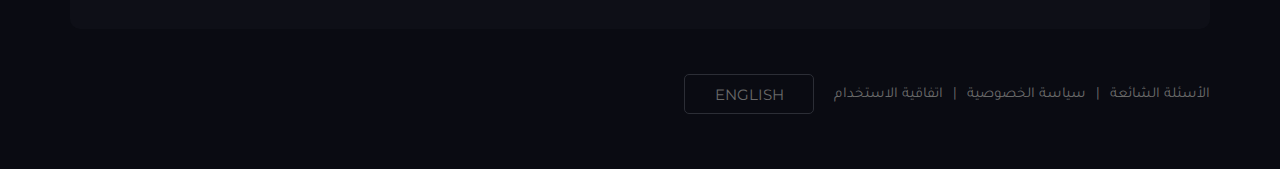
<file: blog.html>
<!DOCTYPE html>
<html>
<head>
    
   <meta charset="UTF-8" />
    <!-- IE Compatibility Meta -->
   <meta http-equiv="X-UA-Compatible" content="IE=edge">
    <!-- First Mobile Meta  -->
   <meta name="viewport" content="width=device-width, initial-scale=1">
    
    <title></title>
    
    <link href="css/font.css" rel='stylesheet' type='text/css'>

	<link href="https://fonts.googleapis.com/css2?family=Montserrat:wght@400;700;800&display=swap" rel="stylesheet">


    <link href="css/flaticon.css" rel='stylesheet' type='text/css'>
    <link href="css/flaticon2.css" rel='stylesheet' type='text/css'>



	<link rel="stylesheet" href="css/animate.css" />
    <link rel="stylesheet" href="css/bootstrap.css" />
    <link rel="stylesheet" href="css/bootstrap-rtl.css" />
    <link rel="stylesheet" href="css/font-awesome.min.css" />
    <link rel="stylesheet" href="css/jquery.bxslider.css" />
    <link rel="stylesheet" href="css/owl.carousel.min.css" />
    <link rel="stylesheet" href="css/owl.theme.default.min.css" />
    <link rel="stylesheet" href="css/style.css" />
    <link rel="stylesheet" href="css/responisve.css" />
        
   <!--<link rel="stylesheet" href="css/ltr.css" />-->
        
          
   <!--[if lt IE 9]>
       <script src="js/html5shiv.min.js"></script>
       <script src="js/respond.min.js"></script>
   <![endif]-->
  
    
</head>
<body>

	<div class="menuMobile">
		
		<div class="BgClose"></div>
		<div class="menuContent">
			<div class="headMenu">
				<a href="#" data-scroll-nav="1" class="logoMenu"><img src="images/logo.png" alt="" /></a>
				<i class="fa fa-close closeX"></i>
			</div>
			<ul class="menuRes">
   				<li><a href="index.html">الرئيسية</a></li>
   				<li>
   					<a class="openSub">المنتجات <i class="fa fa-angle-down"></i></a>
   					<ul class="subMenu">
   						<li><a href="api.html">API</a></li>
   						<li><a href="message.html">الارسال</a></li>
   						<li><a href="robot.html">الروبوت</a></li>
   					</ul>
   				</li>
   				<li><a href="#">الاسعار</a></li>
   				<li><a href="blog.html">المدونة</a></li>
   				<li><a href="aboutUs.html">من نحن</a></li>
   				<li><a href="contactUs.html">اتصل بنا</a></li>
				<li><a href="#">الأسئلة الشائعة</a></li>
				<li><a href="#">سياسة الخصوصية</a></li>
				<li><a href="#">اتفاقية الاستخدام</a></li>
				<li><a href="#">أرقام الاتصال</a></li>
			</ul>
	
			<center><a href="login.html" class="loginBtn">تسجيل الدخول</a></center>
	
		</div>
	</div>
	

	<div class="transformPage">
			
		    
		   <div class="header">
		   		<div class="container clearfix">
		   			<a href="#" class="logo">
		   				<img src="images/logoWhite.png" class="logoWhite" alt="" />
		   				<img src="images/logo.png" class="logoBlack" />
		   			</a>
		   			<ul class="listMenu">
		   				<li><a href="index.html">الرئيسية</a></li>
		   				<li>
		   					<a>المنتجات <i class="fa fa-angle-down"></i></a>
		   					<ul class="subMenu">
		   						<li><a href="api.html">API</a></li>
		   						<li><a href="message.html">الارسال</a></li>
		   						<li><a href="robot.html">الروبوت</a></li>
		   					</ul>
		   				</li>
		   				<li><a href="#">الاسعار</a></li>
		   				<li><a href="blog.html">المدونة</a></li>
		   				<li><a href="aboutUs.html">من نحن</a></li>
		   				<li><a href="contactUs.html">اتصل بنا</a></li>
		   			</ul>
		   			<a href="login.html" class="loginBtn">تسجيل الدخول</a>
		   			<div class="options">
		   				<i class="iconOption iconSub"><span></span></i>
		   				<i class="iconOption openMenu"><span></span></i>
						<ul class="optionsSub">
							<li><a href="#">الأسئلة الشائعة</a></li>
							<li><a href="#">سياسة الخصوصية</a></li>
							<li><a href="#">اتفاقية الاستخدام</a></li>
							<li><a href="#">أرقام الاتصال</a></li>
						</ul>
		   			</div>
		   		</div>
		   </div>
		  
	
	
		    
		    <div class="Breadcrumb">
		        <img src="images/bgBread.png" alt="" />
		        <div class="container"> 
		            <h2>المدونة</h2>
		            <ul class="list-unstyled">
		                <li><a href="index.html">الرئيسية</a></li>
		                <li>المدونة</li>
		            </ul>
		        </div>
		    </div>
		    
		    <div class="blog">
		    	<div class="container">
		    		<div class="row">
		    			<div class="col-md-4">
		    				<div class="item">
		    					<a href="post-details.html" class="img"><img src="images/imgBlog1.png" alt="" /></a>
		    					<div class="details">
			    					<a href="post-details.html" class="title">
			    						تجربة مجانية لمدة 3 أيام لا
										يلزم بطاقة ائتمان
			    					</a>
			    					<span class="date">14 يناير</span>
		    					</div>
		    				</div>
		    			</div>
		    			<div class="col-md-4">
		    				<div class="item">
		    					<a href="post-details.html" class="img"><img src="images/imgBlog2.png" alt="" /></a>
		    					<div class="details">
			    					<a href="post-details.html" class="title">
			    						تجربة مجانية لمدة 3 أيام لا
										يلزم بطاقة ائتمان
			    					</a>
			    					<span class="date">14 يناير</span>
		    					</div>
		    				</div>
		    			</div>
		    			<div class="col-md-4">
		    				<div class="item">
		    					<a href="post-details.html" class="img"><img src="images/imgBlog3.png" alt="" /></a>
		    					<div class="details">
			    					<a href="post-details.html" class="title">
			    						تجربة مجانية لمدة 3 أيام لا
										يلزم بطاقة ائتمان
			    					</a>
			    					<span class="date">14 يناير</span>
		    					</div>
		    				</div>
		    			</div>
		    			<div class="col-md-4">
		    				<div class="item">
		    					<a href="post-details.html" class="img"><img src="images/imgBlog1.png" alt="" /></a>
		    					<div class="details">
			    					<a href="post-details.html" class="title">
			    						تجربة مجانية لمدة 3 أيام لا
										يلزم بطاقة ائتمان
			    					</a>
			    					<span class="date">14 يناير</span>
		    					</div>
		    				</div>
		    			</div>
		    			<div class="col-md-4">
		    				<div class="item">
		    					<a href="post-details.html" class="img"><img src="images/imgBlog2.png" alt="" /></a>
		    					<div class="details">
			    					<a href="post-details.html" class="title">
			    						تجربة مجانية لمدة 3 أيام لا
										يلزم بطاقة ائتمان
			    					</a>
			    					<span class="date">14 يناير</span>
		    					</div>
		    				</div>
		    			</div>
		    			<div class="col-md-4">
		    				<div class="item">
		    					<a href="post-details.html" class="img"><img src="images/imgBlog3.png" alt="" /></a>
		    					<div class="details">
			    					<a href="post-details.html" class="title">
			    						تجربة مجانية لمدة 3 أيام لا
										يلزم بطاقة ائتمان
			    					</a>
			    					<span class="date">14 يناير</span>
		    					</div>
		    				</div>
		    			</div>
		    			<div class="col-md-4">
		    				<div class="item">
		    					<a href="post-details.html" class="img"><img src="images/imgBlog1.png" alt="" /></a>
		    					<div class="details">
			    					<a href="post-details.html" class="title">
			    						تجربة مجانية لمدة 3 أيام لا
										يلزم بطاقة ائتمان
			    					</a>
			    					<span class="date">14 يناير</span>
		    					</div>
		    				</div>
		    			</div>
		    			<div class="col-md-4">
		    				<div class="item">
		    					<a href="post-details.html" class="img"><img src="images/imgBlog2.png" alt="" /></a>
		    					<div class="details">
			    					<a href="post-details.html" class="title">
			    						تجربة مجانية لمدة 3 أيام لا
										يلزم بطاقة ائتمان
			    					</a>
			    					<span class="date">14 يناير</span>
		    					</div>
		    				</div>
		    			</div>
		    			<div class="col-md-4">
		    				<div class="item">
		    					<a href="post-details.html" class="img"><img src="images/imgBlog3.png" alt="" /></a>
		    					<div class="details">
			    					<a href="post-details.html" class="title">
			    						تجربة مجانية لمدة 3 أيام لا
										يلزم بطاقة ائتمان
			    					</a>
			    					<span class="date">14 يناير</span>
		    					</div>
		    				</div>
		    			</div>
		    			    	
		    		</div>
		    	</div>
		    </div>
		    
		    
		    
		    
		    
		    
		    
		    <div class="subscribe">
		    	<div class="container">
		    		<h2 class="title">قم ببناء أول برنامج دردشة آلي اليوم</h2>
		    		<div class="desc">حافظ على أعمالك وتشغيلها 24/7/365</div>
		    		<center>
		    		<form class="formSub clearfix">
		    			<input type="email" placeholder="ادخل البريد الإلكتروني الخاص بشركتك" />
		    			<button>الاشتراك مجاناً</button>
		    		</form>
		    		</center>
		    		<p class="text"><i class="fa fa-check"></i> تجربة مجانية لمدة 3 أيام لا يلزم بطاقة ائتمان </p>
		    	</div>
		    </div>
		    
		    <div class="footer">
		    	<div class="container">
		    		<div class="row">
		    			<div class="col-md-2">
		    				<h2 class="title">قائمة تهمك</h2>
		    				<ul class="links">
								<li><a href="index.html">الرئيسية</a></li>
								<li><a href="Products.html">المنتجات</a></li>
								<li><a href="#">الاسعار</a></li>
								<li><a href="blog.html">المدونة</a></li>
								<li><a href="aboutUs.html">من نحن</a></li>
								<li><a href="contactUs.html">اتصل بنا</a></li>
		    				</ul>
		    			</div>
		    			<div class="col-md-2">
		    				<h2 class="title">خدمة العملاء</h2>
		    				<ul class="links">
								<li><a href="api.html">API</a></li>
								<li><a href="message.html">رسائل</a></li>
								<li><a href="login.html">تسجيل الدخول</a></li>
								<li><a href="login.html">تسجيل جديد</a></li>
								<li><a href="login.html">نسخة تجريبية</a></li>
		    				</ul>
		    			</div>
		    			<div class="col-md-2">
		    				<h2 class="title">خدمات عامة</h2>
		    				<ul class="links">
								<li><a href="Products.html">للشركات والمؤسسات</a></li>
								<li><a href="Products.html">لقطاع الأعمال  الخاص</a></li>
								<li><a href="Products.html">للمستشفيات والعيادات</a></li>
								<li><a href="Products.html">للمدارس والهيئات</a></li>
								<li><a href="Products.html">خدمات سياحية</a></li>
								<li><a href="Products.html">النشر والاعلام</a></li>
		    				</ul>
		    			</div>
		    			<div class="col-md-3">
		    				<h2 class="title">الاسئلة الشائعة</h2>
		    				<ul class="links">
								<li><a href="#">ما هو شات بوت</a></li>
								<li><a href="#">كيف يمكنني الاستفادة منه</a></li>
								<li><a href="#">ما هي طريقة التشغيل</a></li>
								<li><a href="#">هل سيوفر الجهد وتقليل النفقات</a></li>
								<li><a href="#">مدى استجابة العملاء لقطاعي الخاص</a></li>
								<li><a href="#">كيف يتم التواصل والحصول على السعر</a></li>
		    				</ul>
		    			</div>
		    			<div class="col-md-3">
		    				<div class="logoFooter">
		    					<img src="images/logoFooter.png" alt="" />
		    					<p>جميع الحقوق محفوظة - © واتس لوب 2020</p>
		    				</div>
		    			</div>
		    		</div>
		
					<div class="footerInfo clearfix">
						<p class="infoNumb"><i class="flaticon-email"></i>البريد الإلكتروني :  <a href="mailto:info@whatsapploop.com">info@whatsapploop.com</a></p>
						<p class="infoNumb"><i class="flaticon-phone-call"></i>رقم الجوال :  <a href="tel:00123456789123456">00123456789123456</a></p>
						<ul class="socialFooter clearfix">
							<li><a href="#" class="fa fa-twitter"></a></li>
							<li><a href="#" class="fa fa-facebook"></a></li>
							<li><a href="#" class="fa fa-instagram"></a></li>
							<li><a href="#" class="fa fa-youtube"></a></li>
							<li><a href="#" class="fa fa-instagram"></a></li>
						</ul>
					</div>
		
					<div class="footerDown clearfix">
						<ul class="listFooterDown">
							<li><a href="#">الأسئلة الشائعة</a></li>
							<li><a href="#">سياسة الخصوصية</a></li>
							<li><a href="#">اتفاقية الاستخدام</a></li>
						</ul>
						<a href="#" class="enBtn">ENGLISH</a>
						<ul class="paymentImgs clearfix wow fadeInLeft">
							<li><img src="images/payment1.png" alt="" /></li>
							<li><img src="images/payment2.png" alt="" /></li>
							<li><img src="images/payment3.png" alt="" /></li>
							<li><img src="images/payment4.png" alt="" /></li>
						</ul>
					</div>
		
		
		    	</div>
		    </div>
			    
		</div>	    
    
    
    
    
    
    
    
    
    
    
    
    
    
    
    
    
    
    
    
    
    
    
     
     
     
     
    
    <script src="js/jquery-1.11.2.min.js"></script>
    <script src="js/bootstrap.min.js"></script>
    <script src="js/jquery.bxslider.min.js"></script>
    <script src="js/owl.carousel.min.js"></script>
    <script src="js/wow.min.js"></script>
    <script src="js/scrollIt.min.js"></script>
    <script src="js/jquery.inview.min.js"></script>
    <script src="js/jquery.countTo.js"></script>
    <script src="js/custom.js"></script>
    
</body>

</html>
</file>
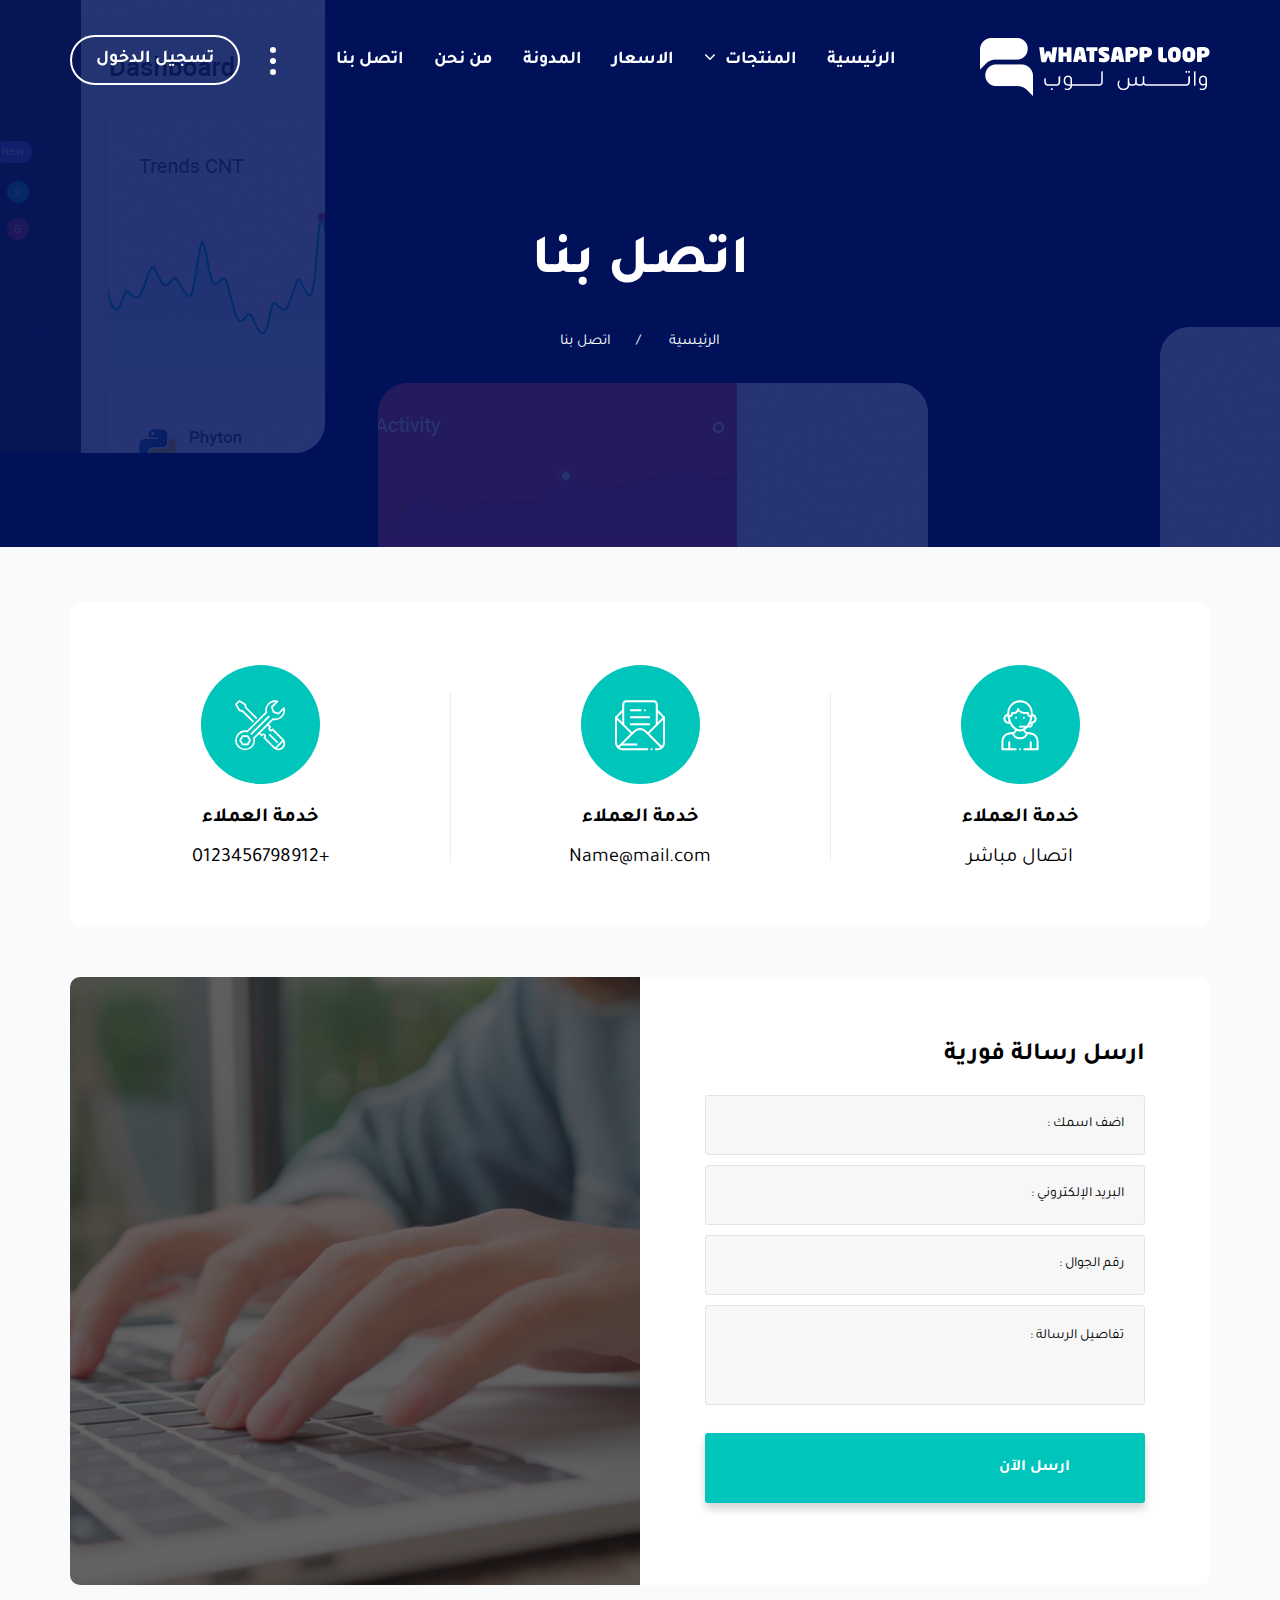
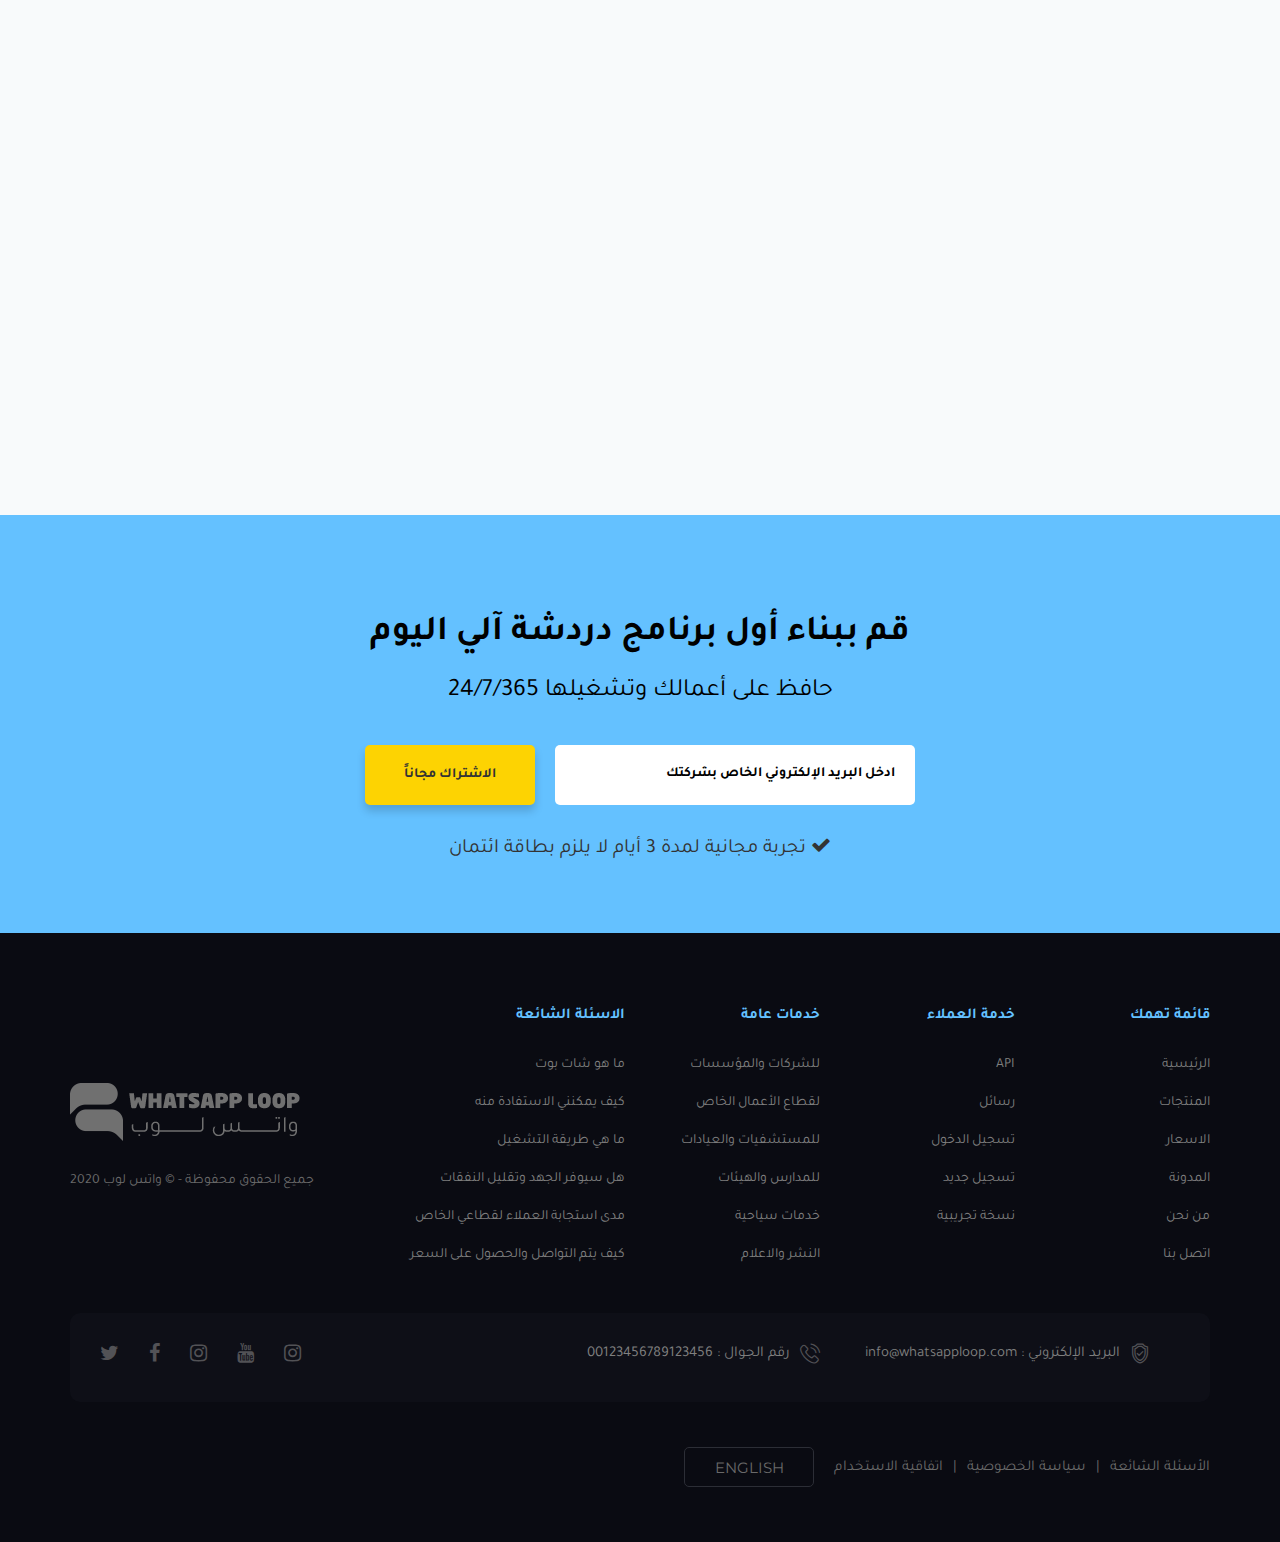
<file: contactUs.html>
<!DOCTYPE html>
<html>
<head>
    
   <meta charset="UTF-8" />
    <!-- IE Compatibility Meta -->
   <meta http-equiv="X-UA-Compatible" content="IE=edge">
    <!-- First Mobile Meta  -->
   <meta name="viewport" content="width=device-width, initial-scale=1">
    
    <title></title>
    
    <link href="css/font.css" rel='stylesheet' type='text/css'>

	<link href="https://fonts.googleapis.com/css2?family=Montserrat:wght@400;700;800&display=swap" rel="stylesheet">


    <link href="css/flaticon.css" rel='stylesheet' type='text/css'>
    <link href="css/flaticon2.css" rel='stylesheet' type='text/css'>


	<link rel="stylesheet" href="css/animate.css" />
    <link rel="stylesheet" href="css/bootstrap.css" />
    <link rel="stylesheet" href="css/bootstrap-rtl.css" />
    <link rel="stylesheet" href="css/font-awesome.min.css" />
    <link rel="stylesheet" href="css/jquery.bxslider.css" />
    <link rel="stylesheet" href="css/owl.carousel.min.css" />
    <link rel="stylesheet" href="css/owl.theme.default.min.css" />
    <link rel="stylesheet" href="css/style.css" />
    <link rel="stylesheet" href="css/responisve.css" />
        
   <!--<link rel="stylesheet" href="css/ltr.css" />-->
        
          
   <!--[if lt IE 9]>
       <script src="js/html5shiv.min.js"></script>
       <script src="js/respond.min.js"></script>
   <![endif]-->
  
    
</head>
<body>

	<div class="menuMobile">
		
		<div class="BgClose"></div>
		<div class="menuContent">
			<div class="headMenu">
				<a href="#" data-scroll-nav="1" class="logoMenu"><img src="images/logo.png" alt="" /></a>
				<i class="fa fa-close closeX"></i>
			</div>
			<ul class="menuRes">
   				<li><a href="index.html">الرئيسية</a></li>
   				<li>
   					<a class="openSub">المنتجات <i class="fa fa-angle-down"></i></a>
   					<ul class="subMenu">
   						<li><a href="api.html">API</a></li>
   						<li><a href="message.html">الارسال</a></li>
   						<li><a href="robot.html">الروبوت</a></li>
   					</ul>
   				</li>
   				<li><a href="#">الاسعار</a></li>
   				<li><a href="blog.html">المدونة</a></li>
   				<li><a href="aboutUs.html">من نحن</a></li>
   				<li><a href="contactUs.html">اتصل بنا</a></li>
				<li><a href="#">الأسئلة الشائعة</a></li>
				<li><a href="#">سياسة الخصوصية</a></li>
				<li><a href="#">اتفاقية الاستخدام</a></li>
				<li><a href="#">أرقام الاتصال</a></li>
			</ul>
	
			<center><a href="login.html" class="loginBtn">تسجيل الدخول</a></center>
	
		</div>
	</div>
	

	<div class="transformPage">
			
		    
		   <div class="header">
		   		<div class="container clearfix">
		   			<a href="#" class="logo">
		   				<img src="images/logoWhite.png" class="logoWhite" alt="" />
		   				<img src="images/logo.png" class="logoBlack" />
		   			</a>
		   			<ul class="listMenu">
		   				<li><a href="index.html">الرئيسية</a></li>
		   				<li>
		   					<a>المنتجات <i class="fa fa-angle-down"></i></a>
		   					<ul class="subMenu">
		   						<li><a href="api.html">API</a></li>
		   						<li><a href="message.html">الارسال</a></li>
		   						<li><a href="robot.html">الروبوت</a></li>
		   					</ul>
		   				</li>
		   				<li><a href="#">الاسعار</a></li>
		   				<li><a href="blog.html">المدونة</a></li>
		   				<li><a href="aboutUs.html">من نحن</a></li>
		   				<li><a href="contactUs.html">اتصل بنا</a></li>
		   			</ul>
		   			<a href="login.html" class="loginBtn">تسجيل الدخول</a>
		   			<div class="options">
		   				<i class="iconOption iconSub"><span></span></i>
		   				<i class="iconOption openMenu"><span></span></i>
						<ul class="optionsSub">
							<li><a href="#">الأسئلة الشائعة</a></li>
							<li><a href="#">سياسة الخصوصية</a></li>
							<li><a href="#">اتفاقية الاستخدام</a></li>
							<li><a href="#">أرقام الاتصال</a></li>
						</ul>
		   			</div>
		   		</div>
		   </div>
		  
		
		
		    
		    <div class="Breadcrumb">
		        <img src="images/bgBread.png" alt="" />
		        <div class="container"> 
		            <h2>اتصل بنا</h2>
		            <ul class="list-unstyled">
		                <li><a href="index.html">الرئيسية</a></li>
		                <li>اتصل بنا</li>
		            </ul>
		        </div>
		    </div>
		    
		    <div class="contactUs">
		    	<div class="container">
		    		<div class="contactInfo">
		    			<div class="row">
		    				<div class="col-md-4">
		    					<div class="itemInfo">
		    						<i class="icon flaticon-customer-support"></i>
		    						<h2 class="titleInfo">خدمة العملاء</h2>
		    						<a href="#" class="link">اتصال مباشر</a>
		    					</div>
		    				</div>
		    				<div class="col-md-4">
		    					<div class="itemInfo">
		    						<i class="icon flaticon-mail-1"></i>
		    						<h2 class="titleInfo">خدمة العملاء</h2>
		    						<a href="#" class="link">Name@mail.com</a>
		    					</div>
		    				</div>
		    				<div class="col-md-4">
		    					<div class="itemInfo">
		    						<i class="icon flaticon-customer-support-1"></i>
		    						<h2 class="titleInfo">خدمة العملاء</h2>
		    						<a href="#" class="link">+0123456798912</a>
		    					</div>
		    				</div>
		    			</div>
		    		</div>
		    	
		    		<form class="formContact">
		    			<div class="row">
		    				<div class="col-md-6">
		    					<div class="padding">
		    						<h2 class="titleForm">ارسل رسالة فورية</h2>
		    						<input type="text" placeholder="اضف اسمك :" />
		    						<input type="email" placeholder="البريد الإلكتروني :" />
		    						<input type="number" placeholder="رقم الجوال :" />
		    						<textarea placeholder="تفاصيل الرسالة :"></textarea>
		    						<button>ارسل الآن</button>
		    					</div>
		    				</div>
		    				<div class="col-md-6">
		    					<img src="images/imgForm.png" alt="" />
		    				</div>
		    			</div>
		    		</form>
		    	
		    	</div>

				<iframe src="https://www.google.com/maps/embed?pb=!1m18!1m12!1m3!1d3709.6848980682785!2d39.16304978505762!3d21.59821948569265!2m3!1f0!2f0!3f0!3m2!1i1024!2i768!4f13.1!3m3!1m2!1s0x15c3d09b97e2fb0d%3A0x3bafaf5c1752cb0c!2z2YXYsdmD2LIg2KfZhNiu2YjYp9iv2YUg2KfZhNix2YLZhdmK2Kk!5e0!3m2!1sar!2seg!4v1592834217894!5m2!1sar!2seg" width="600" height="450" frameborder="0" style="border:0;" allowfullscreen="" aria-hidden="false" tabindex="0"></iframe>

		    </div>
		    
		    
		    
		    
		    
		    
		    
		    
		    <div class="subscribe">
		    	<div class="container">
		    		<h2 class="title">قم ببناء أول برنامج دردشة آلي اليوم</h2>
		    		<div class="desc">حافظ على أعمالك وتشغيلها 24/7/365</div>
		    		<center>
		    		<form class="formSub clearfix">
		    			<input type="email" placeholder="ادخل البريد الإلكتروني الخاص بشركتك" />
		    			<button>الاشتراك مجاناً</button>
		    		</form>
		    		</center>
		    		<p class="text"><i class="fa fa-check"></i> تجربة مجانية لمدة 3 أيام لا يلزم بطاقة ائتمان </p>
		    	</div>
		    </div>
		    
		    <div class="footer">
		    	<div class="container">
		    		<div class="row">
		    			<div class="col-md-2">
		    				<h2 class="title">قائمة تهمك</h2>
		    				<ul class="links">
								<li><a href="index.html">الرئيسية</a></li>
								<li><a href="Products.html">المنتجات</a></li>
								<li><a href="#">الاسعار</a></li>
								<li><a href="blog.html">المدونة</a></li>
								<li><a href="aboutUs.html">من نحن</a></li>
								<li><a href="contactUs.html">اتصل بنا</a></li>
		    				</ul>
		    			</div>
		    			<div class="col-md-2">
		    				<h2 class="title">خدمة العملاء</h2>
		    				<ul class="links">
								<li><a href="api.html">API</a></li>
								<li><a href="message.html">رسائل</a></li>
								<li><a href="login.html">تسجيل الدخول</a></li>
								<li><a href="login.html">تسجيل جديد</a></li>
								<li><a href="login.html">نسخة تجريبية</a></li>
		    				</ul>
		    			</div>
		    			<div class="col-md-2">
		    				<h2 class="title">خدمات عامة</h2>
		    				<ul class="links">
								<li><a href="Products.html">للشركات والمؤسسات</a></li>
								<li><a href="Products.html">لقطاع الأعمال  الخاص</a></li>
								<li><a href="Products.html">للمستشفيات والعيادات</a></li>
								<li><a href="Products.html">للمدارس والهيئات</a></li>
								<li><a href="Products.html">خدمات سياحية</a></li>
								<li><a href="Products.html">النشر والاعلام</a></li>
		    				</ul>
		    			</div>
		    			<div class="col-md-3">
		    				<h2 class="title">الاسئلة الشائعة</h2>
		    				<ul class="links">
								<li><a href="#">ما هو شات بوت</a></li>
								<li><a href="#">كيف يمكنني الاستفادة منه</a></li>
								<li><a href="#">ما هي طريقة التشغيل</a></li>
								<li><a href="#">هل سيوفر الجهد وتقليل النفقات</a></li>
								<li><a href="#">مدى استجابة العملاء لقطاعي الخاص</a></li>
								<li><a href="#">كيف يتم التواصل والحصول على السعر</a></li>
		    				</ul>
		    			</div>
		    			<div class="col-md-3">
		    				<div class="logoFooter">
		    					<img src="images/logoFooter.png" alt="" />
		    					<p>جميع الحقوق محفوظة - © واتس لوب 2020</p>
		    				</div>
		    			</div>
		    		</div>
		
					<div class="footerInfo clearfix">
						<p class="infoNumb"><i class="flaticon-email"></i>البريد الإلكتروني :  <a href="mailto:info@whatsapploop.com">info@whatsapploop.com</a></p>
						<p class="infoNumb"><i class="flaticon-phone-call"></i>رقم الجوال :  <a href="tel:00123456789123456">00123456789123456</a></p>
						<ul class="socialFooter clearfix">
							<li><a href="#" class="fa fa-twitter"></a></li>
							<li><a href="#" class="fa fa-facebook"></a></li>
							<li><a href="#" class="fa fa-instagram"></a></li>
							<li><a href="#" class="fa fa-youtube"></a></li>
							<li><a href="#" class="fa fa-instagram"></a></li>
						</ul>
					</div>
		
					<div class="footerDown clearfix">
						<ul class="listFooterDown">
							<li><a href="#">الأسئلة الشائعة</a></li>
							<li><a href="#">سياسة الخصوصية</a></li>
							<li><a href="#">اتفاقية الاستخدام</a></li>
						</ul>
						<a href="#" class="enBtn">ENGLISH</a>
						<ul class="paymentImgs clearfix wow fadeInLeft">
							<li><img src="images/payment1.png" alt="" /></li>
							<li><img src="images/payment2.png" alt="" /></li>
							<li><img src="images/payment3.png" alt="" /></li>
							<li><img src="images/payment4.png" alt="" /></li>
						</ul>
					</div>
		
		
		    	</div>
		    </div>
			    
		</div>	    
    
    
    
    
    
    
    
    
    
    
    
    
    
    
    
    
    
    
    
    
    
    
     
     
     
     
    
    <script src="js/jquery-1.11.2.min.js"></script>
    <script src="js/bootstrap.min.js"></script>
    <script src="js/jquery.bxslider.min.js"></script>
    <script src="js/owl.carousel.min.js"></script>
    <script src="js/wow.min.js"></script>
    <script src="js/scrollIt.min.js"></script>
    <script src="js/jquery.inview.min.js"></script>
    <script src="js/jquery.countTo.js"></script>
    <script src="js/custom.js"></script>
    
</body>

</html>
</file>
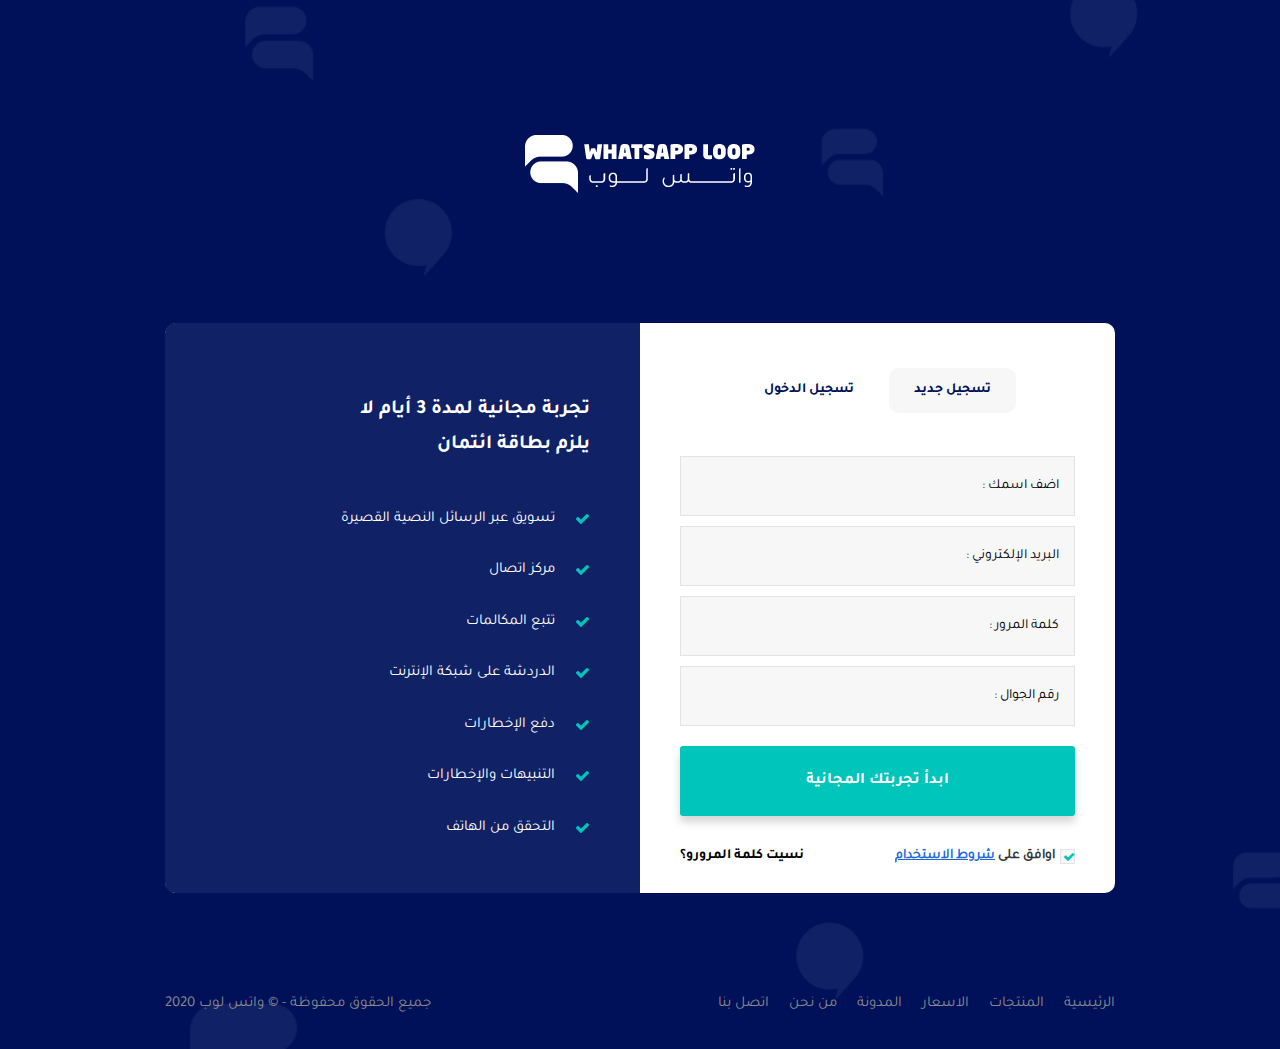
<file: login.html>
<!DOCTYPE html>
<html>
<head>
    
   <meta charset="UTF-8" />
    <!-- IE Compatibility Meta -->
   <meta http-equiv="X-UA-Compatible" content="IE=edge">
    <!-- First Mobile Meta  -->
   <meta name="viewport" content="width=device-width, initial-scale=1">
    
    <title></title>
    
    <link href="css/font.css" rel='stylesheet' type='text/css'>

	<link href="https://fonts.googleapis.com/css2?family=Montserrat:wght@400;700;800&display=swap" rel="stylesheet">


    <link href="css/flaticon.css" rel='stylesheet' type='text/css'>

    <link href="css/flaticon2.css" rel='stylesheet' type='text/css'>


	<link rel="stylesheet" href="css/animate.css" />
    <link rel="stylesheet" href="css/bootstrap.css" />
    <link rel="stylesheet" href="css/bootstrap-rtl.css" />
    <link rel="stylesheet" href="css/font-awesome.min.css" />
    <link rel="stylesheet" href="css/jquery.bxslider.css" />
    <link rel="stylesheet" href="css/owl.carousel.min.css" />
    <link rel="stylesheet" href="css/owl.theme.default.min.css" />
    <link rel="stylesheet" href="css/style.css" />
    <link rel="stylesheet" href="css/responisve.css" />
        
   <!--<link rel="stylesheet" href="css/ltr.css" />-->
        
          
   <!--[if lt IE 9]>
       <script src="js/html5shiv.min.js"></script>
       <script src="js/respond.min.js"></script>
   <![endif]-->
  
    
</head>
<body>

	<div class="login">
		<div class="bgMove"></div>
		
		<div class="container">
			<center>
				<a href="#" class="logo"><img src="images/logoWhite.png" alt="" /></a>
			</center>
			<div class="row">
				<div class="col-md-10 center-block bgForm">
					<div class="row">
						<div class="col-md-6">
							<div class="paddingForm">
								<center>
									<ul class="tabBtns" id="tabs">
										<li class="active" id="tab1">تسجيل جديد</li>
										<li id="tab2">تسجيل الدخول</li>
									</ul>
								</center>
								<div class="tabs">
									<div class="tab1 tab">
										<form class="singUp">
											<input type="text" placeholder="اضف اسمك :" />
											<input type="email" placeholder="البريد الإلكتروني :" />
											<input type="password" placeholder="كلمة المرور :" />
											<input type="number" placeholder="رقم الجوال :" />
											<button>ابدأ تجربتك المجانية</button>
											<div class="clearfix">
												<label>
				                                    <input type="checkbox" checked="" required="">
				                                    <i></i>
				                                    اوافق على  <a href="#">شروط الاستخدام</a>
				                                    </label>
												<a href="#" class="forgetBtn">نسيت كلمة المرورو؟</a>
											</div>
										</form>
			
									</div>
									<div class="tab2 tab">
										<form class="singUp">
											<input type="email" placeholder="البريد الإلكتروني :" />
											<input type="password" placeholder="كلمة المرور :" />
											<button>تسجيل الدخول</button>
											<div class="clearfix">
												<a href="#" class="forgetBtn">نسيت كلمة المرورو؟</a>
											</div>
										</form>
			
									</div>
								</div>
							</div>
						</div>
						<div class="col-md-6">
							<div class="paddingList">
								<h2 class="titleList">تجربة مجانية لمدة 3 أيام لا  يلزم بطاقة ائتمان</h2>
								<ul class="list">
									<li>تسويق عبر الرسائل النصية القصيرة</li>
									<li>مركز اتصال</li>
									<li>تتبع المكالمات</li>
									<li>الدردشة على شبكة الإنترنت</li>
									<li>دفع الإخطارات</li>
									<li>التنبيهات والإخطارات</li>
									<li>التحقق من الهاتف</li>
								</ul>
							</div>
						</div>
					</div>
				</div>
				<div class="col-md-10 center-block">
					<div class="loginFooter clearfix">
						<ul class="list clearfix">
							<li><a href="index.html">الرئيسية</a></li>
							<li><a href="Products.html">المنتجات</a></li>
							<li><a href="#">الاسعار</a></li>
							<li><a href="blog.html">المدونة</a></li>
							<li><a href="aboutUs.html">من نحن</a></li>
							<li><a href="contactUs.html">اتصل بنا</a></li>
						</ul>
						<p class="copyRights">جميع الحقوق محفوظة - © واتس لوب 2020</p>
					</div>
				</div>
			</div>
		

		
		
		</div>
	</div>
    
    
    
    
    
    
    
    
    
    
    
    
    
    
    
    
    
     
     
     
     
    
    <script src="js/jquery-1.11.2.min.js"></script>
    <script src="js/bootstrap.min.js"></script>
    <script src="js/jquery.bxslider.min.js"></script>
    <script src="js/owl.carousel.min.js"></script>
    <script src="js/wow.min.js"></script>
    <script src="js/scrollIt.min.js"></script>
    <script src="js/jquery.inview.min.js"></script>
    <script src="js/jquery.countTo.js"></script>
    <script src="js/custom.js"></script>
    
</body>

</html>
</file>
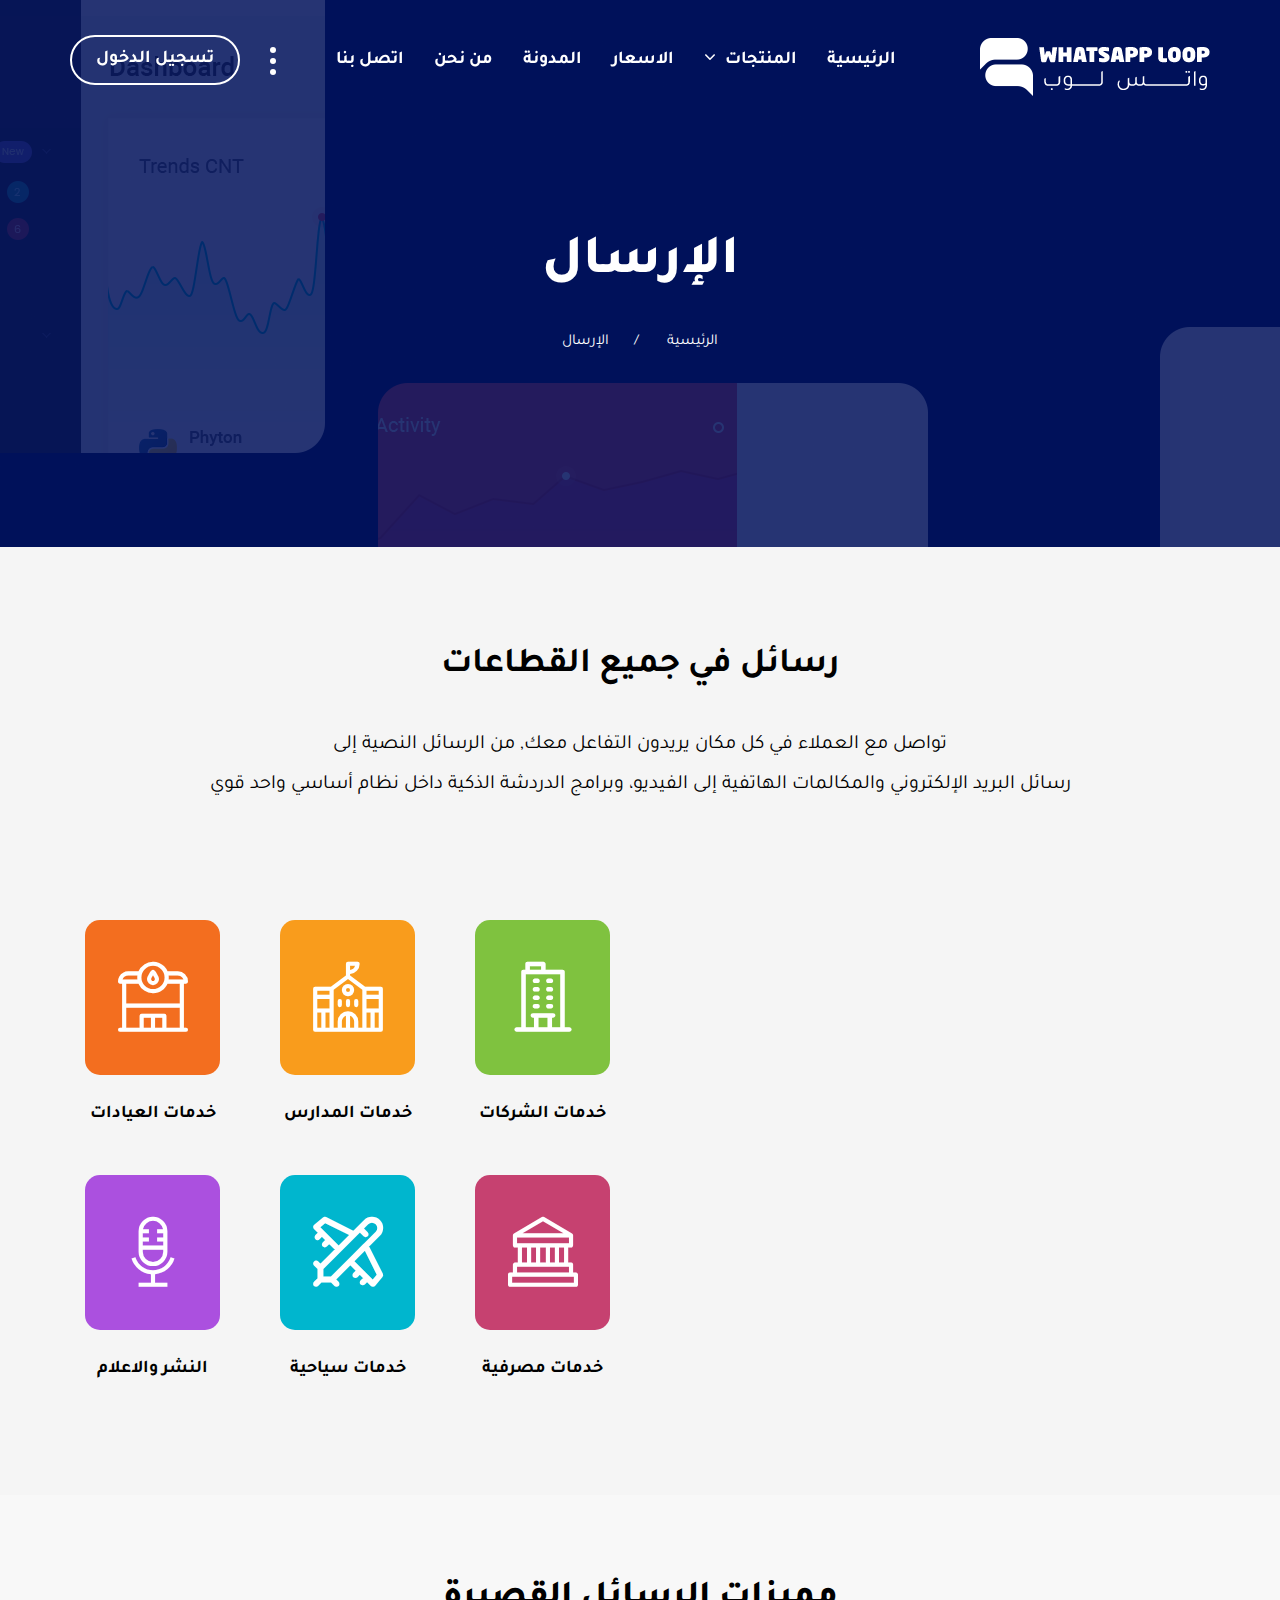
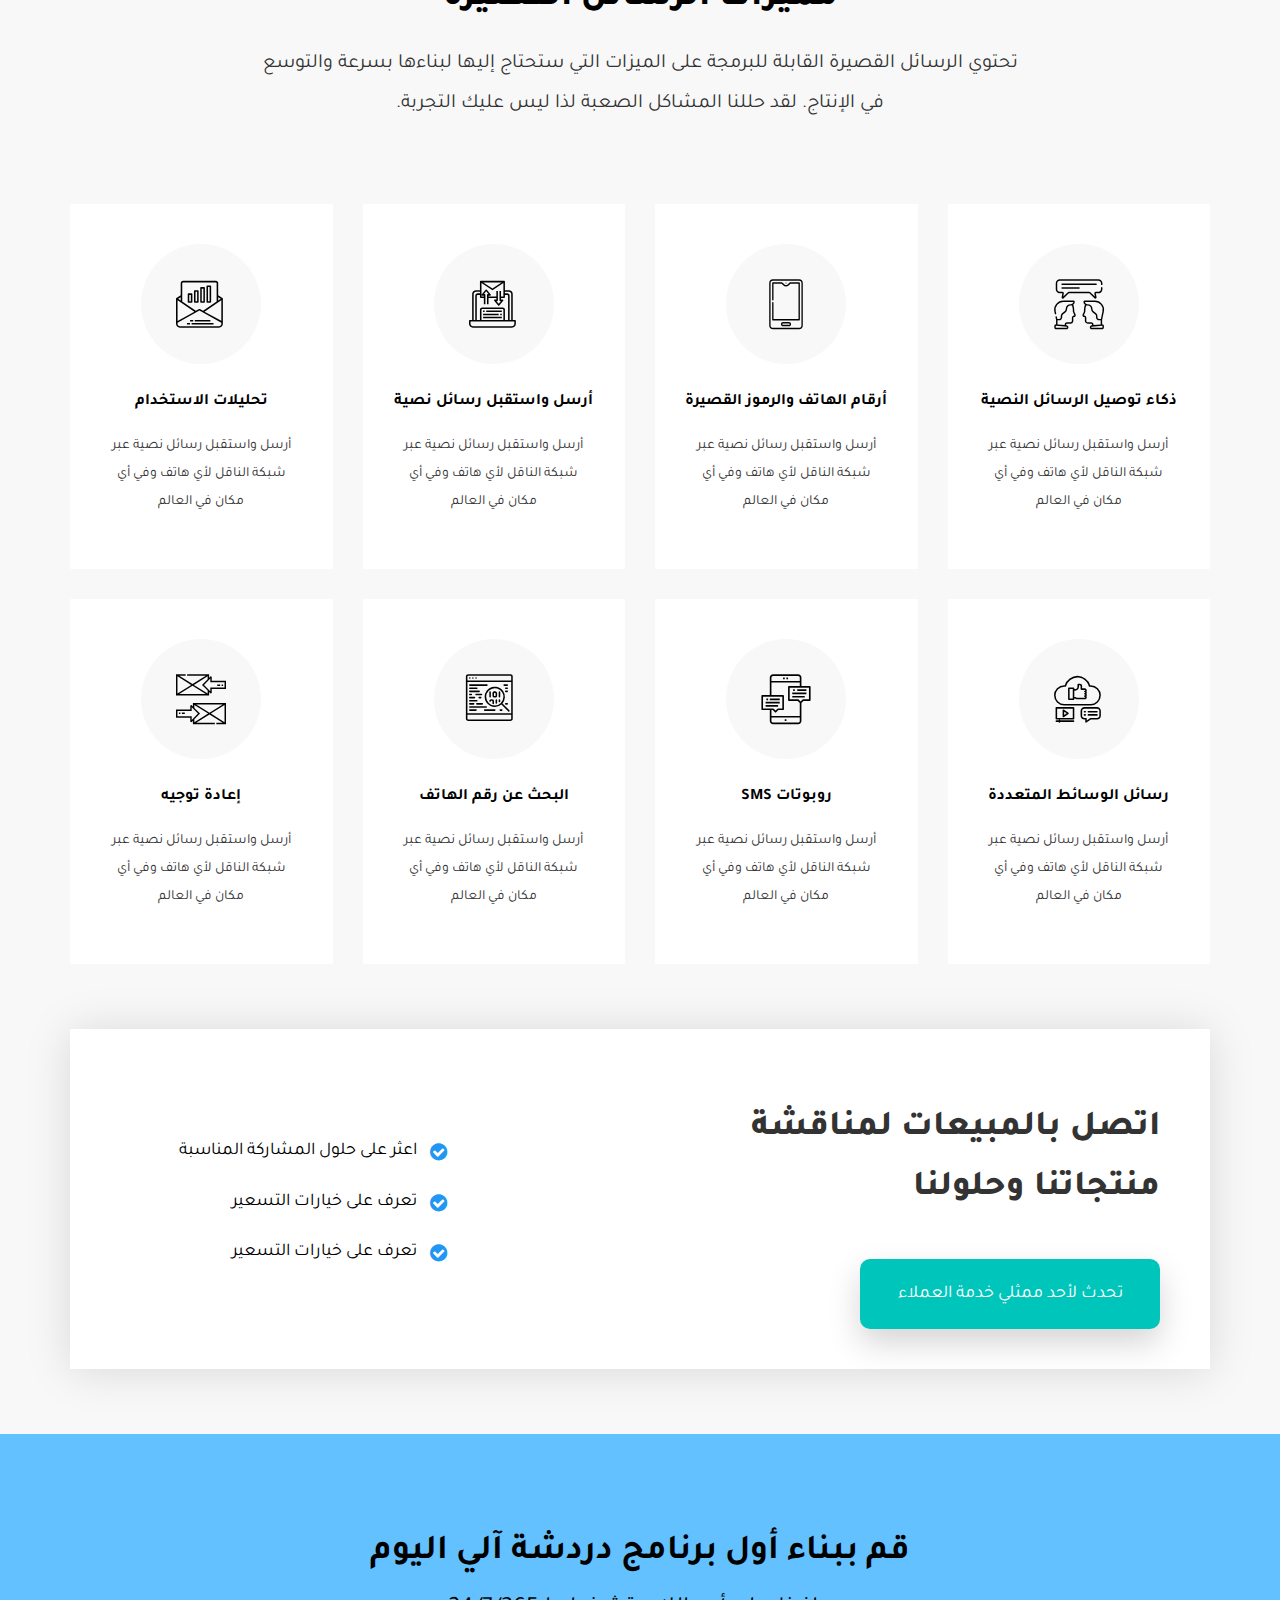
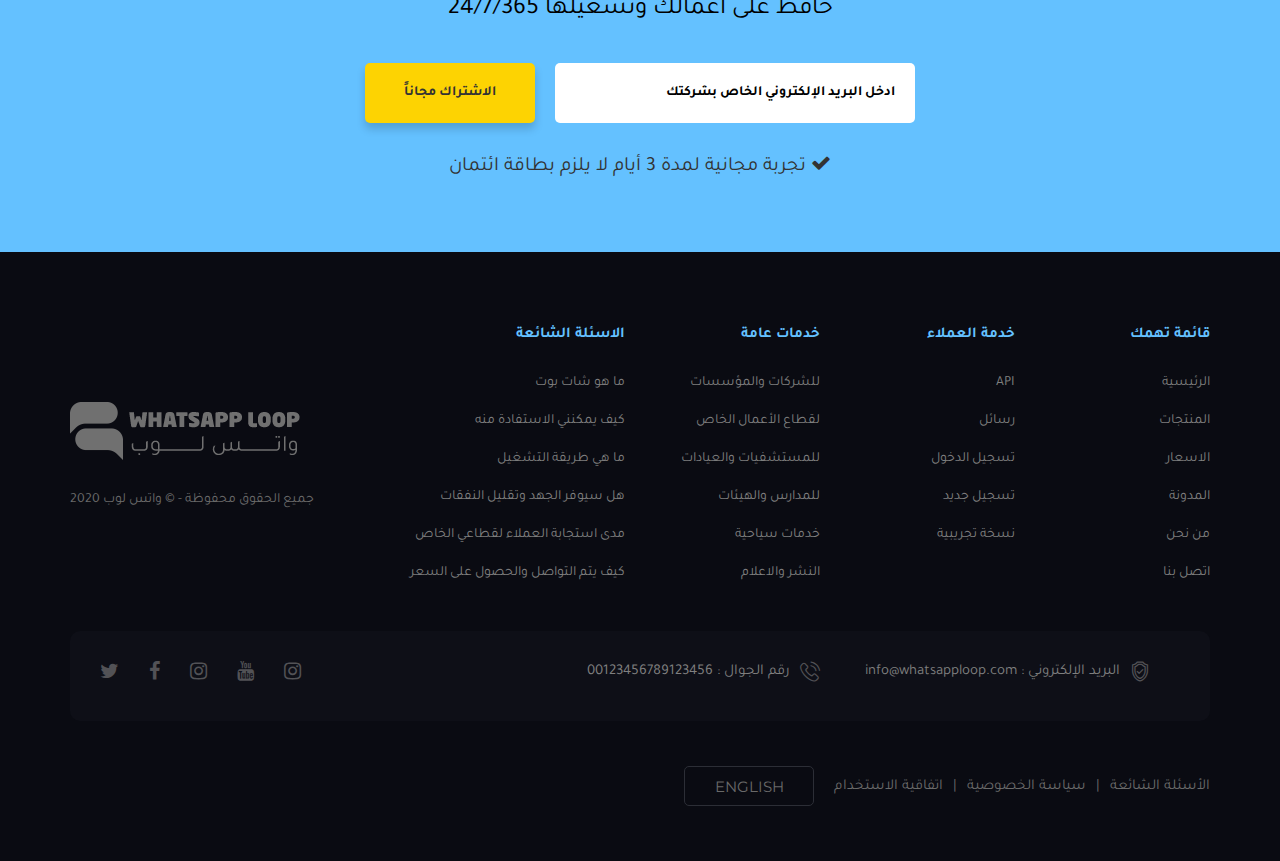
<file: message.html>
<!DOCTYPE html>
<html>
<head>
    
   <meta charset="UTF-8" />
    <!-- IE Compatibility Meta -->
   <meta http-equiv="X-UA-Compatible" content="IE=edge">
    <!-- First Mobile Meta  -->
   <meta name="viewport" content="width=device-width, initial-scale=1">
    
    <title></title>
    
    <link href="css/font.css" rel='stylesheet' type='text/css'>

	<link href="https://fonts.googleapis.com/css2?family=Montserrat:wght@400;700;800&display=swap" rel="stylesheet">


    <link href="css/flaticon.css" rel='stylesheet' type='text/css'>
    <link href="css/flaticon2.css" rel='stylesheet' type='text/css'>



	<link rel="stylesheet" href="css/animate.css" />
    <link rel="stylesheet" href="css/bootstrap.css" />
    <link rel="stylesheet" href="css/bootstrap-rtl.css" />
    <link rel="stylesheet" href="css/font-awesome.min.css" />
    <link rel="stylesheet" href="css/jquery.bxslider.css" />
    <link rel="stylesheet" href="css/owl.carousel.min.css" />
    <link rel="stylesheet" href="css/owl.theme.default.min.css" />
    <link rel="stylesheet" href="css/style.css" />
    <link rel="stylesheet" href="css/responisve.css" />
        
   <!--<link rel="stylesheet" href="css/ltr.css" />-->
        
          
   <!--[if lt IE 9]>
       <script src="js/html5shiv.min.js"></script>
       <script src="js/respond.min.js"></script>
   <![endif]-->
  
    
</head>
<body>

	<div class="menuMobile">
		
		<div class="BgClose"></div>
		<div class="menuContent">
			<div class="headMenu">
				<a href="#" data-scroll-nav="1" class="logoMenu"><img src="images/logo.png" alt="" /></a>
				<i class="fa fa-close closeX"></i>
			</div>
			<ul class="menuRes">
   				<li><a href="index.html">الرئيسية</a></li>
   				<li>
   					<a class="openSub">المنتجات <i class="fa fa-angle-down"></i></a>
   					<ul class="subMenu">
   						<li><a href="api.html">API</a></li>
   						<li><a href="message.html">الارسال</a></li>
   						<li><a href="robot.html">الروبوت</a></li>
   					</ul>
   				</li>
   				<li><a href="#">الاسعار</a></li>
   				<li><a href="blog.html">المدونة</a></li>
   				<li><a href="aboutUs.html">من نحن</a></li>
   				<li><a href="contactUs.html">اتصل بنا</a></li>
				<li><a href="#">الأسئلة الشائعة</a></li>
				<li><a href="#">سياسة الخصوصية</a></li>
				<li><a href="#">اتفاقية الاستخدام</a></li>
				<li><a href="#">أرقام الاتصال</a></li>
			</ul>
	
			<center><a href="login.html" class="loginBtn">تسجيل الدخول</a></center>
	
		</div>
	</div>
	

	<div class="transformPage">
			
		    
		   <div class="header">
		   		<div class="container clearfix">
		   			<a href="#" class="logo">
		   				<img src="images/logoWhite.png" class="logoWhite" alt="" />
		   				<img src="images/logo.png" class="logoBlack" />
		   			</a>
		   			<ul class="listMenu">
		   				<li><a href="index.html">الرئيسية</a></li>
		   				<li>
		   					<a>المنتجات <i class="fa fa-angle-down"></i></a>
		   					<ul class="subMenu">
		   						<li><a href="api.html">API</a></li>
		   						<li><a href="message.html">الارسال</a></li>
		   						<li><a href="robot.html">الروبوت</a></li>
		   					</ul>
		   				</li>
		   				<li><a href="#">الاسعار</a></li>
		   				<li><a href="blog.html">المدونة</a></li>
		   				<li><a href="aboutUs.html">من نحن</a></li>
		   				<li><a href="contactUs.html">اتصل بنا</a></li>
		   			</ul>
		   			<a href="login.html" class="loginBtn">تسجيل الدخول</a>
		   			<div class="options">
		   				<i class="iconOption iconSub"><span></span></i>
		   				<i class="iconOption openMenu"><span></span></i>
						<ul class="optionsSub">
							<li><a href="#">الأسئلة الشائعة</a></li>
							<li><a href="#">سياسة الخصوصية</a></li>
							<li><a href="#">اتفاقية الاستخدام</a></li>
							<li><a href="#">أرقام الاتصال</a></li>
						</ul>
		   			</div>
		   		</div>
		   </div>
		  
		  
		    
		    <div class="Breadcrumb">
		        <img src="images/bgBread.png" alt="" />
		        <div class="container"> 
		            <h2>الإرسال</h2>
		            <ul class="list-unstyled">
		                <li><a href="index.html">الرئيسية</a></li>
		                <li>الإرسال</li>
		            </ul>
		        </div>
		    </div>
		    
		    <div class="messagePage">
		    	<div class="container">
		    		<h2 class="titleStyle">رسائل في جميع القطاعات</h2>
		    		<div class="desc">
		    			تواصل مع العملاء في كل مكان يريدون التفاعل معك, من الرسائل النصية إلى 
						<br>
						رسائل البريد الإلكتروني والمكالمات الهاتفية إلى الفيديو، وبرامج الدردشة الذكية داخل نظام أساسي واحد قوي
		    		</div>
		    		
		    		<div class="row">
		    			<div class="col-md-6">
					    	<div class="svgDiv wow zoomInUp">
					    		<div class="icon1 icon">
					    			<i class="flaticon-email"></i>
					    			<div class="descIcon descTop">
					    				<span>الدمج بين العمل البشري والآلي</span>
					    				نظام شامل الدردشة
					    			</div>
					    		</div>
					    		<div class="icon2 icon right">
					    			<i class="flaticon-phone"></i>
					    			<div class="descIcon">
					    				<span>الدمج بين العمل البشري والآلي</span>
					    				نظام شامل الدردشة
					    			</div>
					    		</div>
					    		<div class="icon3 icon right">
					    			<i class="flaticon-whatsapp"></i>
					    			<div class="descIcon">
					    				<span>الدمج بين العمل البشري والآلي</span>
					    				نظام شامل الدردشة
					    			</div>
					    		</div>
					    		<div class="icon4 icon ">
					    			<i class="flaticon-landscape"></i>
					    			<div class="descIcon descDown">
					    				<span>الدمج بين العمل البشري والآلي</span>
					    				نظام شامل الدردشة
					    			</div>
					    		</div>
					    		<div class="icon5 icon">
					    			<i class="flaticon-chat"></i>
					    			<div class="descIcon">
					    				<span>الدمج بين العمل البشري والآلي</span>
					    				نظام شامل الدردشة
					    			</div>
					    		</div>
					    		<div class="icon6 icon">
					    			<i class="flaticon-cinema"></i>
					    			<div class="descIcon">
					    				<span>الدمج بين العمل البشري والآلي</span>
					    				نظام شامل الدردشة
					    			</div>
					    		</div>
								<svg class="svgMessages" width="368px" height="378px" viewBox="0 0 368 378" version="1.1" xmlns="http://www.w3.org/2000/svg" xmlns:xlink="http://www.w3.org/1999/xlink"><!-- Generator: Sketch 63.1 (92452) - https://sketch.com --><title>products-illustration</title><desc>Created with Sketch.</desc><defs><path d="M29.2392715,-7.7874155e-16 L34.7607285,7.7874155e-16 C42.5335606,-6.49104544e-16 47.1364972,1.16032014 51.2105713,3.3391588 C55.2846454,5.51799746 58.4820025,8.71535463 60.6608412,12.7894287 C62.8396799,16.8635028 64,21.4664394 64,29.2392715 L64,34.7607285 C64,42.5335606 62.8396799,47.1364972 60.6608412,51.2105713 C58.4820025,55.2846454 55.2846454,58.4820025 51.2105713,60.6608412 C47.1364972,62.8396799 42.5335606,64 34.7607285,64 L29.2392715,64 C21.4664394,64 16.8635028,62.8396799 12.7894287,60.6608412 C8.71535463,58.4820025 5.51799746,55.2846454 3.3391588,51.2105713 C1.16032014,47.1364972 4.32736363e-16,42.5335606 -5.19161033e-16,34.7607285 L5.19161033e-16,29.2392715 C-4.32736363e-16,21.4664394 1.16032014,16.8635028 3.3391588,12.7894287 C5.51799746,8.71535463 8.71535463,5.51799746 12.7894287,3.3391588 C16.8635028,1.16032014 21.4664394,6.49104544e-16 29.2392715,-7.7874155e-16 Z" id="path-1"></path><circle id="path-2" cx="85" cy="85" r="48"></circle><pattern id="pattern-4" patternUnits="objectBoundingBox" x="0%" width="100%" height="100%"><use xlink:href="#image-5" transform="scale(0.375,0.375)"></use></pattern><image id="image-5" width="256" height="256" xlink:href="images/imgSvg.png"></image></defs><g id="Design" stroke="none" stroke-width="1" fill="none" fill-rule="evenodd"><g id="v3" transform="translate(-504.000000, -1441.000000)"><g id="Stacked-Group" transform="translate(200.000000, 0.000000)"><g id="Products" transform="translate(0.000000, 1063.000000)"><g id="products-illustration" transform="translate(304.000000, 378.000000)"><circle id="outer-ring" stroke="#0186ae" stroke-width="4" opacity="1" cx="184" cy="189" r="157"></circle><g id="Customer" transform="translate(99.000000, 104.000000)"><circle id="Oval" class="unpulse" fill="#0288b0" cx="85" cy="85" r="85"></circle><circle id="Oval" class="unpulse" fill="#0288b0" cx="85" cy="85" r="68"></circle><circle id="Oval" class="unpulse" fill="#0288b0" cx="85" cy="85" r="51"></circle><circle id="Oval" class="unpulse" fill="#0288b0" cx="85" cy="85" r="34"></circle><circle id="Oval" class="pulse" fill="#0288b0" cx="85" cy="85" r="34"></circle><circle id="Oval" class="pulse -second" fill="#0288b0" cx="85" cy="85" r="34"></circle><circle id="Oval" class="pulse -third" fill="#0288b0" cx="85" cy="85" r="34"></circle><circle id="Oval" class="pulse -fourth" fill="#0288b0" cx="85" cy="85" r="34"></circle><g id="Oval"><use fill="black" fill-opacity="1" filter="url(#filter-3)" xlink:href="#path-2"></use><circle stroke="#FFFFFF" stroke-width="4" stroke-linejoin="square" fill="url(#pattern-4)" fill-rule="evenodd" cx="85" cy="85" r="46"></circle></g><g id="Badge" transform="translate(109.000000, 37.000000)" fill-rule="nonzero" style="
								"><circle id="Oval" fill="#F22F46" cx="12" cy="13" r="12"></circle><text class="badge" x="15.5" y="18">7</text></g></g></g></g></g></g></g></svg>
						  	</div>  
				
		    			</div>
		    			<div class="col-md-6">
		    				<div class="relative">
			    				<div class="row">
			    					<div class="col-sm-4">
					                	<div class="itemOwl">
						                    <i class="flaticon-building color1"></i>
						                    <h2 class="titleOwl">خدمات الشركات</h2>
							    			<div class="descService">
							    				وسيلة جديدة للتواصل المصرفي مع إمكانيات جديدة. قم بتعيين عامل مصرفي 
												مخصص لكل عميل من عملائك، وفي الوقت نفسه بتكلفة أقل. تصفح مجموعتنا 
												المتنوعة من حلولنا ذات الذكاء الاصطناعي في الأعمال المصرفية
							    			</div>
					                    </div>
			    					</div>
			    					<div class="col-sm-4">
					                	<div class="itemOwl">
						                    <i class="flaticon-college color2"></i>
						                    <h2 class="titleOwl">خدمات المدارس</h2>
							    			<div class="descService descService2">
							    				وسيلة جديدة للتواصل المصرفي مع إمكانيات جديدة. قم بتعيين عامل مصرفي 
												مخصص لكل عميل من عملائك، وفي الوقت نفسه بتكلفة أقل. تصفح مجموعتنا 
												المتنوعة من حلولنا ذات الذكاء الاصطناعي في الأعمال المصرفية
							    			</div>
					                    </div>
			    					</div>
			    					<div class="col-sm-4">
					                	<div class="itemOwl">
						                    <i class="flaticon-hospital color3"></i>
						                    <h2 class="titleOwl">خدمات العيادات</h2>
							    			<div class="descService descService3">
							    				وسيلة جديدة للتواصل المصرفي مع إمكانيات جديدة. قم بتعيين عامل مصرفي 
												مخصص لكل عميل من عملائك، وفي الوقت نفسه بتكلفة أقل. تصفح مجموعتنا 
												المتنوعة من حلولنا ذات الذكاء الاصطناعي في الأعمال المصرفية
							    			</div>
					                    </div>
			    					</div>
			    				</div>
				    					
	    					</div>
	    					
	    					<div class="relative">
		    			
			    				<div class="row">
			    					<div class="col-sm-4">
					                	<div class="itemOwl">
						                    <i class="flaticon-bank color4"></i>
						                    <h2 class="titleOwl">خدمات مصرفية</h2>
							    			<div class="descService">
							    				وسيلة جديدة للتواصل المصرفي مع إمكانيات جديدة. قم بتعيين عامل مصرفي 
												مخصص لكل عميل من عملائك، وفي الوقت نفسه بتكلفة أقل. تصفح مجموعتنا 
												المتنوعة من حلولنا ذات الذكاء الاصطناعي في الأعمال المصرفية
							    			</div>
					                    </div>
			    					</div>
			    					<div class="col-sm-4">
					                	<div class="itemOwl">
						                    <i class="flaticon-aircraft color5"></i>
						                    <h2 class="titleOwl">خدمات سياحية</h2>
							    			<div class="descService descService2">
							    				وسيلة جديدة للتواصل المصرفي مع إمكانيات جديدة. قم بتعيين عامل مصرفي 
												مخصص لكل عميل من عملائك، وفي الوقت نفسه بتكلفة أقل. تصفح مجموعتنا 
												المتنوعة من حلولنا ذات الذكاء الاصطناعي في الأعمال المصرفية
							    			</div>
					                    </div>
			    					</div>
			    					<div class="col-sm-4">
					                	<div class="itemOwl">
						                    <i class="flaticon-microphone color6"></i>
						                    <h2 class="titleOwl">النشر والاعلام</h2>
							    			<div class="descService descService3">
							    				وسيلة جديدة للتواصل المصرفي مع إمكانيات جديدة. قم بتعيين عامل مصرفي 
												مخصص لكل عميل من عملائك، وفي الوقت نفسه بتكلفة أقل. تصفح مجموعتنا 
												المتنوعة من حلولنا ذات الذكاء الاصطناعي في الأعمال المصرفية
							    			</div>
					                    </div>
			    					</div>
			    				</div>

							</div>
		

		    			</div>
		    		</div>
		    		
		    	</div>
		    </div>
		    
		    <div class="featuresMess">
		    	<div class="container">
		    		<h2 class="titleStyle">مميزات الرسائل القصيرة</h2>
		    		<div class="descStyle">
		    			تحتوي الرسائل القصيرة القابلة للبرمجة على الميزات التي ستحتاج إليها لبناءها بسرعة والتوسع 
						في الإنتاج. لقد حللنا المشاكل الصعبة لذا ليس عليك التجربة.
		    		</div>
		    		<div class="row">
		    			<div class="col-md-3">
		    				<div class="item">
		    					<i class="flaticon-chat-2"></i>
		    					<h2 class="title">ذكاء توصيل الرسائل النصية</h2>
		    					<div class="desc">
		    						أرسل واستقبل رسائل نصية عبر
									شبكة الناقل لأي هاتف وفي أي
									مكان في العالم
		    					</div>
		    				</div>
		    			</div>
		    			<div class="col-md-3">
		    				<div class="item">
		    					<i class="flaticon-smartphone"></i>
		    					<h2 class="title">أرقام الهاتف والرموز القصيرة</h2>
		    					<div class="desc">
		    						أرسل واستقبل رسائل نصية عبر
									شبكة الناقل لأي هاتف وفي أي
									مكان في العالم
		    					</div>
		    				</div>
		    			</div>
		    			<div class="col-md-3">
		    				<div class="item">
		    					<i class="flaticon-email-1"></i>
		    					<h2 class="title">أرسل واستقبل رسائل نصية</h2>
		    					<div class="desc">
		    						أرسل واستقبل رسائل نصية عبر
									شبكة الناقل لأي هاتف وفي أي
									مكان في العالم
		    					</div>
		    				</div>
		    			</div>
		    			<div class="col-md-3">
		    				<div class="item">
		    					<i class="flaticon-analysis"></i>
		    					<h2 class="title">تحليلات الاستخدام</h2>
		    					<div class="desc">
		    						أرسل واستقبل رسائل نصية عبر
									شبكة الناقل لأي هاتف وفي أي
									مكان في العالم
		    					</div>
		    				</div>
		    			</div>
    				</div>
	    			<div class="row">
		    			<div class="col-md-3">
		    				<div class="item">
		    					<i class="flaticon-feedback"></i>
		    					<h2 class="title">رسائل الوسائط المتعددة</h2>
		    					<div class="desc">
		    						أرسل واستقبل رسائل نصية عبر
									شبكة الناقل لأي هاتف وفي أي
									مكان في العالم
		    					</div>
		    				</div>
		    			</div>
		    			<div class="col-md-3">
		    				<div class="item">
		    					<i class="flaticon-message-1"></i>
		    					<h2 class="title">روبوتات SMS</h2>
		    					<div class="desc">
		    						أرسل واستقبل رسائل نصية عبر
									شبكة الناقل لأي هاتف وفي أي
									مكان في العالم
		    					</div>
		    				</div>
		    			</div>
		    			<div class="col-md-3">
		    				<div class="item">
		    					<i class="flaticon-binary-code"></i>
		    					<h2 class="title">البحث عن رقم الهاتف</h2>
		    					<div class="desc">
		    						أرسل واستقبل رسائل نصية عبر
									شبكة الناقل لأي هاتف وفي أي
									مكان في العالم
		    					</div>
		    				</div>
		    			</div>
		    			<div class="col-md-3">
		    				<div class="item">
		    					<i class="flaticon-email-2"></i>
		    					<h2 class="title">إعادة توجيه</h2>
		    					<div class="desc">
		    						أرسل واستقبل رسائل نصية عبر
									شبكة الناقل لأي هاتف وفي أي
									مكان في العالم
		    					</div>
		    				</div>
		    			</div>
		    		</div>
		   
		    		<div class="callSection">
		    			<div class="row">
		    				<div class="col-md-8">
		    					<h2 class="title">
		    						اتصل بالمبيعات لمناقشة
									منتجاتنا وحلولنا
		    					</h2>
		    					<a href="#">تحدث لأحد ممثلي خدمة العملاء</a>
		    				</div>
		    				<div class="col-md-4">
		    					<ul class="listCall">
		    						<li>اعثر على حلول المشاركة المناسبة</li>
		    						<li>تعرف على خيارات التسعير</li>
		    						<li>تعرف على خيارات التسعير</li>
		    					</ul>
		    				</div>
		    			</div>
		    		</div>
		    		
		    
		   
		   
		   
		    	</div>
		    </div>
		    
		    
		    
		    
		    <div class="subscribe">
		    	<div class="container">
		    		<h2 class="title">قم ببناء أول برنامج دردشة آلي اليوم</h2>
		    		<div class="desc">حافظ على أعمالك وتشغيلها 24/7/365</div>
		    		<center>
		    		<form class="formSub clearfix">
		    			<input type="email" placeholder="ادخل البريد الإلكتروني الخاص بشركتك" />
		    			<button>الاشتراك مجاناً</button>
		    		</form>
		    		</center>
		    		<p class="text"><i class="fa fa-check"></i> تجربة مجانية لمدة 3 أيام لا يلزم بطاقة ائتمان </p>
		    	</div>
		    </div>
		    
		    <div class="footer">
		    	<div class="container">
		    		<div class="row">
		    			<div class="col-md-2">
		    				<h2 class="title">قائمة تهمك</h2>
		    				<ul class="links">
								<li><a href="index.html">الرئيسية</a></li>
								<li><a href="Products.html">المنتجات</a></li>
								<li><a href="#">الاسعار</a></li>
								<li><a href="blog.html">المدونة</a></li>
								<li><a href="aboutUs.html">من نحن</a></li>
								<li><a href="contactUs.html">اتصل بنا</a></li>
		    				</ul>
		    			</div>
		    			<div class="col-md-2">
		    				<h2 class="title">خدمة العملاء</h2>
		    				<ul class="links">
								<li><a href="api.html">API</a></li>
								<li><a href="message.html">رسائل</a></li>
								<li><a href="login.html">تسجيل الدخول</a></li>
								<li><a href="login.html">تسجيل جديد</a></li>
								<li><a href="login.html">نسخة تجريبية</a></li>
		    				</ul>
		    			</div>
		    			<div class="col-md-2">
		    				<h2 class="title">خدمات عامة</h2>
		    				<ul class="links">
								<li><a href="Products.html">للشركات والمؤسسات</a></li>
								<li><a href="Products.html">لقطاع الأعمال  الخاص</a></li>
								<li><a href="Products.html">للمستشفيات والعيادات</a></li>
								<li><a href="Products.html">للمدارس والهيئات</a></li>
								<li><a href="Products.html">خدمات سياحية</a></li>
								<li><a href="Products.html">النشر والاعلام</a></li>
		    				</ul>
		    			</div>
		    			<div class="col-md-3">
		    				<h2 class="title">الاسئلة الشائعة</h2>
		    				<ul class="links">
								<li><a href="#">ما هو شات بوت</a></li>
								<li><a href="#">كيف يمكنني الاستفادة منه</a></li>
								<li><a href="#">ما هي طريقة التشغيل</a></li>
								<li><a href="#">هل سيوفر الجهد وتقليل النفقات</a></li>
								<li><a href="#">مدى استجابة العملاء لقطاعي الخاص</a></li>
								<li><a href="#">كيف يتم التواصل والحصول على السعر</a></li>
		    				</ul>
		    			</div>
		    			<div class="col-md-3">
		    				<div class="logoFooter">
		    					<img src="images/logoFooter.png" alt="" />
		    					<p>جميع الحقوق محفوظة - © واتس لوب 2020</p>
		    				</div>
		    			</div>
		    		</div>
		
					<div class="footerInfo clearfix">
						<p class="infoNumb"><i class="flaticon-email"></i>البريد الإلكتروني :  <a href="mailto:info@whatsapploop.com">info@whatsapploop.com</a></p>
						<p class="infoNumb"><i class="flaticon-phone-call"></i>رقم الجوال :  <a href="tel:00123456789123456">00123456789123456</a></p>
						<ul class="socialFooter clearfix">
							<li><a href="#" class="fa fa-twitter"></a></li>
							<li><a href="#" class="fa fa-facebook"></a></li>
							<li><a href="#" class="fa fa-instagram"></a></li>
							<li><a href="#" class="fa fa-youtube"></a></li>
							<li><a href="#" class="fa fa-instagram"></a></li>
						</ul>
					</div>
		
					<div class="footerDown clearfix">
						<ul class="listFooterDown">
							<li><a href="#">الأسئلة الشائعة</a></li>
							<li><a href="#">سياسة الخصوصية</a></li>
							<li><a href="#">اتفاقية الاستخدام</a></li>
						</ul>
						<a href="#" class="enBtn">ENGLISH</a>
						<ul class="paymentImgs clearfix wow fadeInLeft">
							<li><img src="images/payment1.png" alt="" /></li>
							<li><img src="images/payment2.png" alt="" /></li>
							<li><img src="images/payment3.png" alt="" /></li>
							<li><img src="images/payment4.png" alt="" /></li>
						</ul>
					</div>
		
		
		    	</div>
		    </div>
			    
		</div>	    
    
    
    
    
    
    
    
    
    
    
    
    
    
    
    
    
    
    
    
    
    
    
     
     
     
     
    
    <script src="js/jquery-1.11.2.min.js"></script>
    <script src="js/bootstrap.min.js"></script>
    <script src="js/jquery.bxslider.min.js"></script>
    <script src="js/owl.carousel.min.js"></script>
    <script src="js/wow.min.js"></script>
    <script src="js/scrollIt.min.js"></script>
    <script src="js/jquery.inview.min.js"></script>
    <script src="js/jquery.countTo.js"></script>
    <script src="js/custom.js"></script>
    
</body>

</html>
</file>
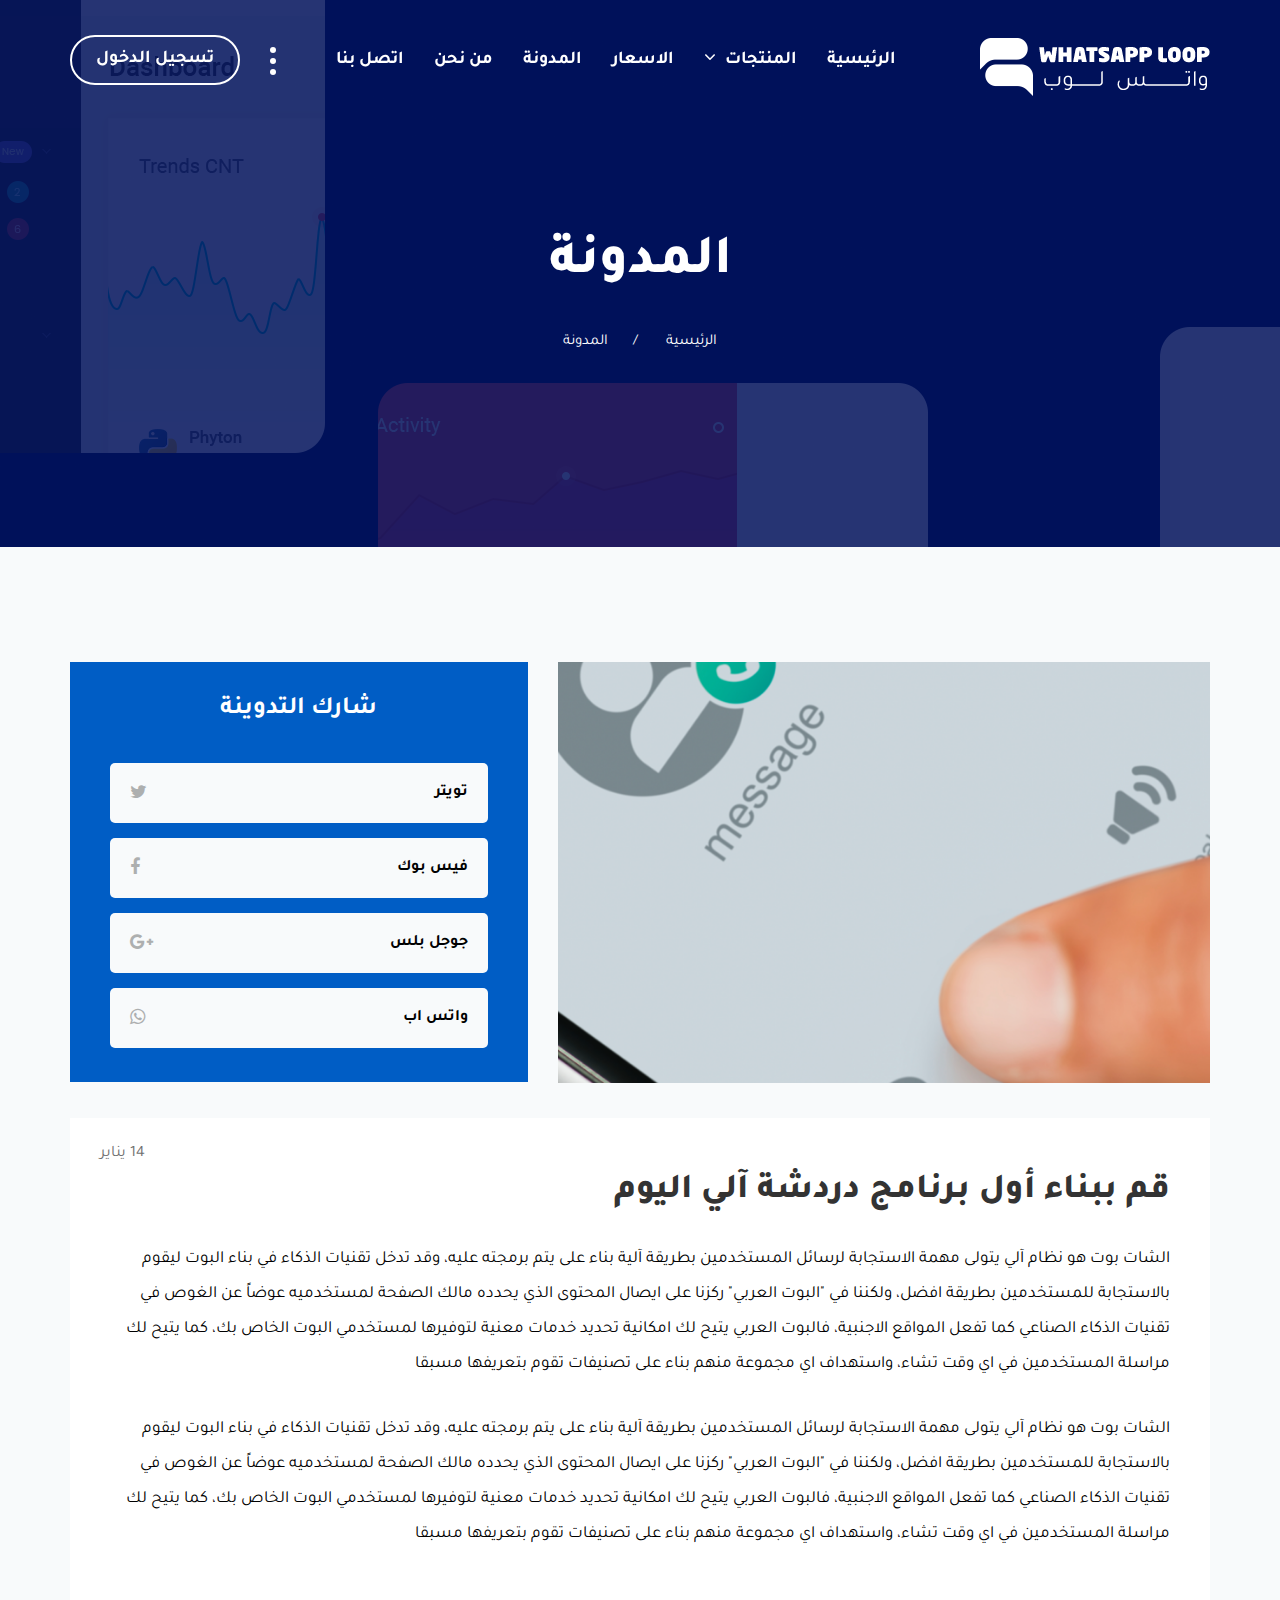
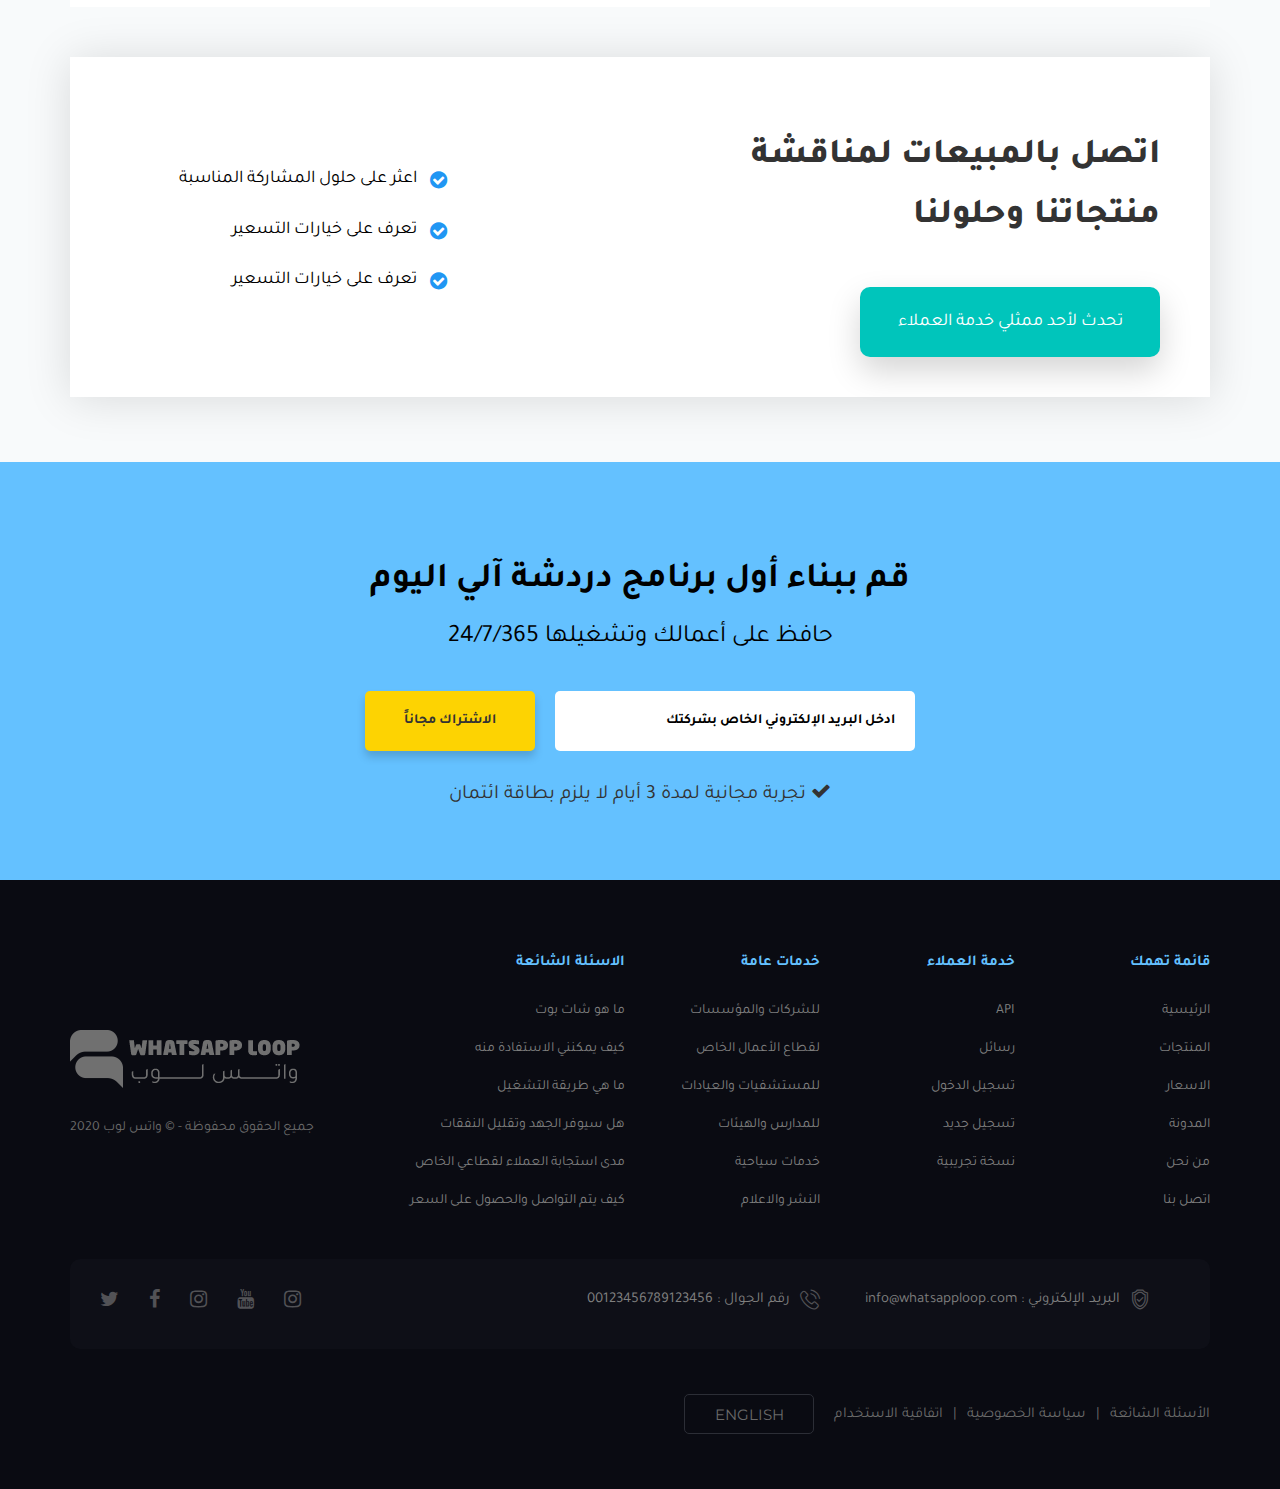
<file: post-details.html>
<!DOCTYPE html>
<html>
<head>
    
   <meta charset="UTF-8" />
    <!-- IE Compatibility Meta -->
   <meta http-equiv="X-UA-Compatible" content="IE=edge">
    <!-- First Mobile Meta  -->
   <meta name="viewport" content="width=device-width, initial-scale=1">
    
    <title></title>
    
    <link href="css/font.css" rel='stylesheet' type='text/css'>

	<link href="https://fonts.googleapis.com/css2?family=Montserrat:wght@400;700;800&display=swap" rel="stylesheet">


    <link href="css/flaticon.css" rel='stylesheet' type='text/css'>
    <link href="css/flaticon2.css" rel='stylesheet' type='text/css'>



	<link rel="stylesheet" href="css/animate.css" />
    <link rel="stylesheet" href="css/bootstrap.css" />
    <link rel="stylesheet" href="css/bootstrap-rtl.css" />
    <link rel="stylesheet" href="css/font-awesome.min.css" />
    <link rel="stylesheet" href="css/jquery.bxslider.css" />
    <link rel="stylesheet" href="css/owl.carousel.min.css" />
    <link rel="stylesheet" href="css/owl.theme.default.min.css" />
    <link rel="stylesheet" href="css/style.css" />
    <link rel="stylesheet" href="css/responisve.css" />
        
   <!--<link rel="stylesheet" href="css/ltr.css" />-->
        
          
   <!--[if lt IE 9]>
       <script src="js/html5shiv.min.js"></script>
       <script src="js/respond.min.js"></script>
   <![endif]-->
  
    
</head>
<body>

	<div class="menuMobile">
		
		<div class="BgClose"></div>
		<div class="menuContent">
			<div class="headMenu">
				<a href="#" data-scroll-nav="1" class="logoMenu"><img src="images/logo.png" alt="" /></a>
				<i class="fa fa-close closeX"></i>
			</div>
			<ul class="menuRes">
   				<li><a href="index.html">الرئيسية</a></li>
   				<li>
   					<a class="openSub">المنتجات <i class="fa fa-angle-down"></i></a>
   					<ul class="subMenu">
   						<li><a href="api.html">API</a></li>
   						<li><a href="message.html">الارسال</a></li>
   						<li><a href="robot.html">الروبوت</a></li>
   					</ul>
   				</li>
   				<li><a href="#">الاسعار</a></li>
   				<li><a href="blog.html">المدونة</a></li>
   				<li><a href="aboutUs.html">من نحن</a></li>
   				<li><a href="contactUs.html">اتصل بنا</a></li>
				<li><a href="#">الأسئلة الشائعة</a></li>
				<li><a href="#">سياسة الخصوصية</a></li>
				<li><a href="#">اتفاقية الاستخدام</a></li>
				<li><a href="#">أرقام الاتصال</a></li>
			</ul>
	
			<center><a href="login.html" class="loginBtn">تسجيل الدخول</a></center>
	
		</div>
	</div>
	

	<div class="transformPage">
			
		    
		   <div class="header">
		   		<div class="container clearfix">
		   			<a href="#" class="logo">
		   				<img src="images/logoWhite.png" class="logoWhite" alt="" />
		   				<img src="images/logo.png" class="logoBlack" />
		   			</a>
		   			<ul class="listMenu">
		   				<li><a href="index.html">الرئيسية</a></li>
		   				<li>
		   					<a>المنتجات <i class="fa fa-angle-down"></i></a>
		   					<ul class="subMenu">
		   						<li><a href="#">API</a></li>
		   						<li><a href="#">الارسال</a></li>
		   						<li><a href="#">الروبوت</a></li>
		   					</ul>
		   				</li>
		   				<li><a href="#">الاسعار</a></li>
		   				<li><a href="blog.html">المدونة</a></li>
		   				<li><a href="aboutUs.html">من نحن</a></li>
		   				<li><a href="contactUs.html">اتصل بنا</a></li>
		   			</ul>
		   			<a href="login.html" class="loginBtn">تسجيل الدخول</a>
		   			<div class="options">
		   				<i class="iconOption iconSub"><span></span></i>
		   				<i class="iconOption openMenu"><span></span></i>
						<ul class="optionsSub">
							<li><a href="#">الأسئلة الشائعة</a></li>
							<li><a href="#">سياسة الخصوصية</a></li>
							<li><a href="#">اتفاقية الاستخدام</a></li>
							<li><a href="#">أرقام الاتصال</a></li>
						</ul>
		   			</div>
		   		</div>
		   </div>
		  
	
	
		    
		    <div class="Breadcrumb">
		        <img src="images/bgBread.png" alt="" />
		        <div class="container"> 
		            <h2>المدونة</h2>
		            <ul class="list-unstyled">
		                <li><a href="index.html">الرئيسية</a></li>
		                <li>المدونة</li>
		            </ul>
		        </div>
		    </div>
		    
		    <div class="postDetails">
		    	<div class="container">
		    		<div class="row">
		    			<div class="col-md-7">
		    				<img src="images/imgBlogDetails.png" alt="" />
		    			</div>
		    			<div class="col-md-5">
		    				<div class="shareDiv">
		    					<h2 class="title">شارك التدوينة</h2>
		    					<ul class="listShare">
		    						<li><a href="#" class="twitter">تويتر <i class="fa fa-twitter"></i></a></li>
		    						<li><a href="#" class="facebook">فيس بوك <i class="fa fa-facebook"></i></a></li>
		    						<li><a href="#" class="googlePlus">جوجل بلس <i class="fa fa-google-plus"></i></a></li>
		    						<li><a href="#" class="whatsapp">واتس اب <i class="fa fa-whatsapp"></i></a></li>
		    					</ul>
		    				</div>
		    			</div>
		    		</div>
		    		
		    		<div class="details">
		    			<h2 class="title">قم ببناء أول برنامج دردشة آلي اليوم</h2>
		    			<div class="desc">
							الشات بوت هو نظام آلي يتولى مهمة الاستجابة لرسائل المستخدمين بطريقة آلية بناء على يتم برمجته عليه، وقد تدخل تقنيات الذكاء في بناء البوت 
							ليقوم بالاستجابة للمستخدمين بطريقة افضل، ولكننا في "البوت العربي" ركزنا على ايصال المحتوى الذي يحدده مالك الصفحة لمستخدميه عوضاً عن 
							الغوص في تقنيات الذكاء الصناعي كما تفعل المواقع الاجنبية، فالبوت العربي يتيح لك امكانية تحديد خدمات معنية لتوفيرها لمستخدمي البوت الخاص 
							بك، كما يتيح لك مراسلة المستخدمين في اي وقت تشاء، واستهداف اي مجموعة منهم بناء على تصنيفات تقوم بتعريفها مسبقا
		    			</div>
		    			<div class="desc">
							الشات بوت هو نظام آلي يتولى مهمة الاستجابة لرسائل المستخدمين بطريقة آلية بناء على يتم برمجته عليه، وقد تدخل تقنيات الذكاء في بناء البوت 
							ليقوم بالاستجابة للمستخدمين بطريقة افضل، ولكننا في "البوت العربي" ركزنا على ايصال المحتوى الذي يحدده مالك الصفحة لمستخدميه عوضاً عن 
							الغوص في تقنيات الذكاء الصناعي كما تفعل المواقع الاجنبية، فالبوت العربي يتيح لك امكانية تحديد خدمات معنية لتوفيرها لمستخدمي البوت الخاص 
							بك، كما يتيح لك مراسلة المستخدمين في اي وقت تشاء، واستهداف اي مجموعة منهم بناء على تصنيفات تقوم بتعريفها مسبقا
		    			</div>
		    			<span class="date">14 يناير</span>
		    		</div>
		    		
		    		<div class="callSection">
		    			<div class="row">
		    				<div class="col-md-8">
		    					<h2 class="title">
		    						اتصل بالمبيعات لمناقشة
									منتجاتنا وحلولنا
		    					</h2>
		    					<a href="#">تحدث لأحد ممثلي خدمة العملاء</a>
		    				</div>
		    				<div class="col-md-4">
		    					<ul class="listCall">
		    						<li>اعثر على حلول المشاركة المناسبة</li>
		    						<li>تعرف على خيارات التسعير</li>
		    						<li>تعرف على خيارات التسعير</li>
		    					</ul>
		    				</div>
		    			</div>
		    		</div>
		    		
		    		
		    	</div>
		    </div>
		    
		    
		    
		    
		    
		    
		    
		    <div class="subscribe">
		    	<div class="container">
		    		<h2 class="title">قم ببناء أول برنامج دردشة آلي اليوم</h2>
		    		<div class="desc">حافظ على أعمالك وتشغيلها 24/7/365</div>
		    		<center>
		    		<form class="formSub clearfix">
		    			<input type="email" placeholder="ادخل البريد الإلكتروني الخاص بشركتك" />
		    			<button>الاشتراك مجاناً</button>
		    		</form>
		    		</center>
		    		<p class="text"><i class="fa fa-check"></i> تجربة مجانية لمدة 3 أيام لا يلزم بطاقة ائتمان </p>
		    	</div>
		    </div>
		    
		    <div class="footer">
		    	<div class="container">
		    		<div class="row">
		    			<div class="col-md-2">
		    				<h2 class="title">قائمة تهمك</h2>
		    				<ul class="links">
								<li><a href="index.html">الرئيسية</a></li>
								<li><a href="Products.html">المنتجات</a></li>
								<li><a href="#">الاسعار</a></li>
								<li><a href="blog.html">المدونة</a></li>
								<li><a href="aboutUs.html">من نحن</a></li>
								<li><a href="contactUs.html">اتصل بنا</a></li>
		    				</ul>
		    			</div>
		    			<div class="col-md-2">
		    				<h2 class="title">خدمة العملاء</h2>
		    				<ul class="links">
								<li><a href="api.html">API</a></li>
								<li><a href="message.html">رسائل</a></li>
								<li><a href="login.html">تسجيل الدخول</a></li>
								<li><a href="login.html">تسجيل جديد</a></li>
								<li><a href="login.html">نسخة تجريبية</a></li>
		    				</ul>
		    			</div>
		    			<div class="col-md-2">
		    				<h2 class="title">خدمات عامة</h2>
		    				<ul class="links">
								<li><a href="Products.html">للشركات والمؤسسات</a></li>
								<li><a href="Products.html">لقطاع الأعمال  الخاص</a></li>
								<li><a href="Products.html">للمستشفيات والعيادات</a></li>
								<li><a href="Products.html">للمدارس والهيئات</a></li>
								<li><a href="Products.html">خدمات سياحية</a></li>
								<li><a href="Products.html">النشر والاعلام</a></li>
		    				</ul>
		    			</div>
		    			<div class="col-md-3">
		    				<h2 class="title">الاسئلة الشائعة</h2>
		    				<ul class="links">
								<li><a href="#">ما هو شات بوت</a></li>
								<li><a href="#">كيف يمكنني الاستفادة منه</a></li>
								<li><a href="#">ما هي طريقة التشغيل</a></li>
								<li><a href="#">هل سيوفر الجهد وتقليل النفقات</a></li>
								<li><a href="#">مدى استجابة العملاء لقطاعي الخاص</a></li>
								<li><a href="#">كيف يتم التواصل والحصول على السعر</a></li>
		    				</ul>
		    			</div>
		    			<div class="col-md-3">
		    				<div class="logoFooter">
		    					<img src="images/logoFooter.png" alt="" />
		    					<p>جميع الحقوق محفوظة - © واتس لوب 2020</p>
		    				</div>
		    			</div>
		    		</div>
		
					<div class="footerInfo clearfix">
						<p class="infoNumb"><i class="flaticon-email"></i>البريد الإلكتروني :  <a href="mailto:info@whatsapploop.com">info@whatsapploop.com</a></p>
						<p class="infoNumb"><i class="flaticon-phone-call"></i>رقم الجوال :  <a href="tel:00123456789123456">00123456789123456</a></p>
						<ul class="socialFooter clearfix">
							<li><a href="#" class="fa fa-twitter"></a></li>
							<li><a href="#" class="fa fa-facebook"></a></li>
							<li><a href="#" class="fa fa-instagram"></a></li>
							<li><a href="#" class="fa fa-youtube"></a></li>
							<li><a href="#" class="fa fa-instagram"></a></li>
						</ul>
					</div>
		
					<div class="footerDown clearfix">
						<ul class="listFooterDown">
							<li><a href="#">الأسئلة الشائعة</a></li>
							<li><a href="#">سياسة الخصوصية</a></li>
							<li><a href="#">اتفاقية الاستخدام</a></li>
						</ul>
						<a href="#" class="enBtn">ENGLISH</a>
						<ul class="paymentImgs clearfix wow fadeInLeft">
							<li><img src="images/payment1.png" alt="" /></li>
							<li><img src="images/payment2.png" alt="" /></li>
							<li><img src="images/payment3.png" alt="" /></li>
							<li><img src="images/payment4.png" alt="" /></li>
						</ul>
					</div>
		
		
		    	</div>
		    </div>
			    
		</div>	    
    
    
    
    
    
    
    
    
    
    
    
    
    
    
    
    
    
    
    
    
    
    
     
     
     
     
    
    <script src="js/jquery-1.11.2.min.js"></script>
    <script src="js/bootstrap.min.js"></script>
    <script src="js/jquery.bxslider.min.js"></script>
    <script src="js/owl.carousel.min.js"></script>
    <script src="js/wow.min.js"></script>
    <script src="js/scrollIt.min.js"></script>
    <script src="js/jquery.inview.min.js"></script>
    <script src="js/jquery.countTo.js"></script>
    <script src="js/custom.js"></script>
    
</body>

</html>
</file>
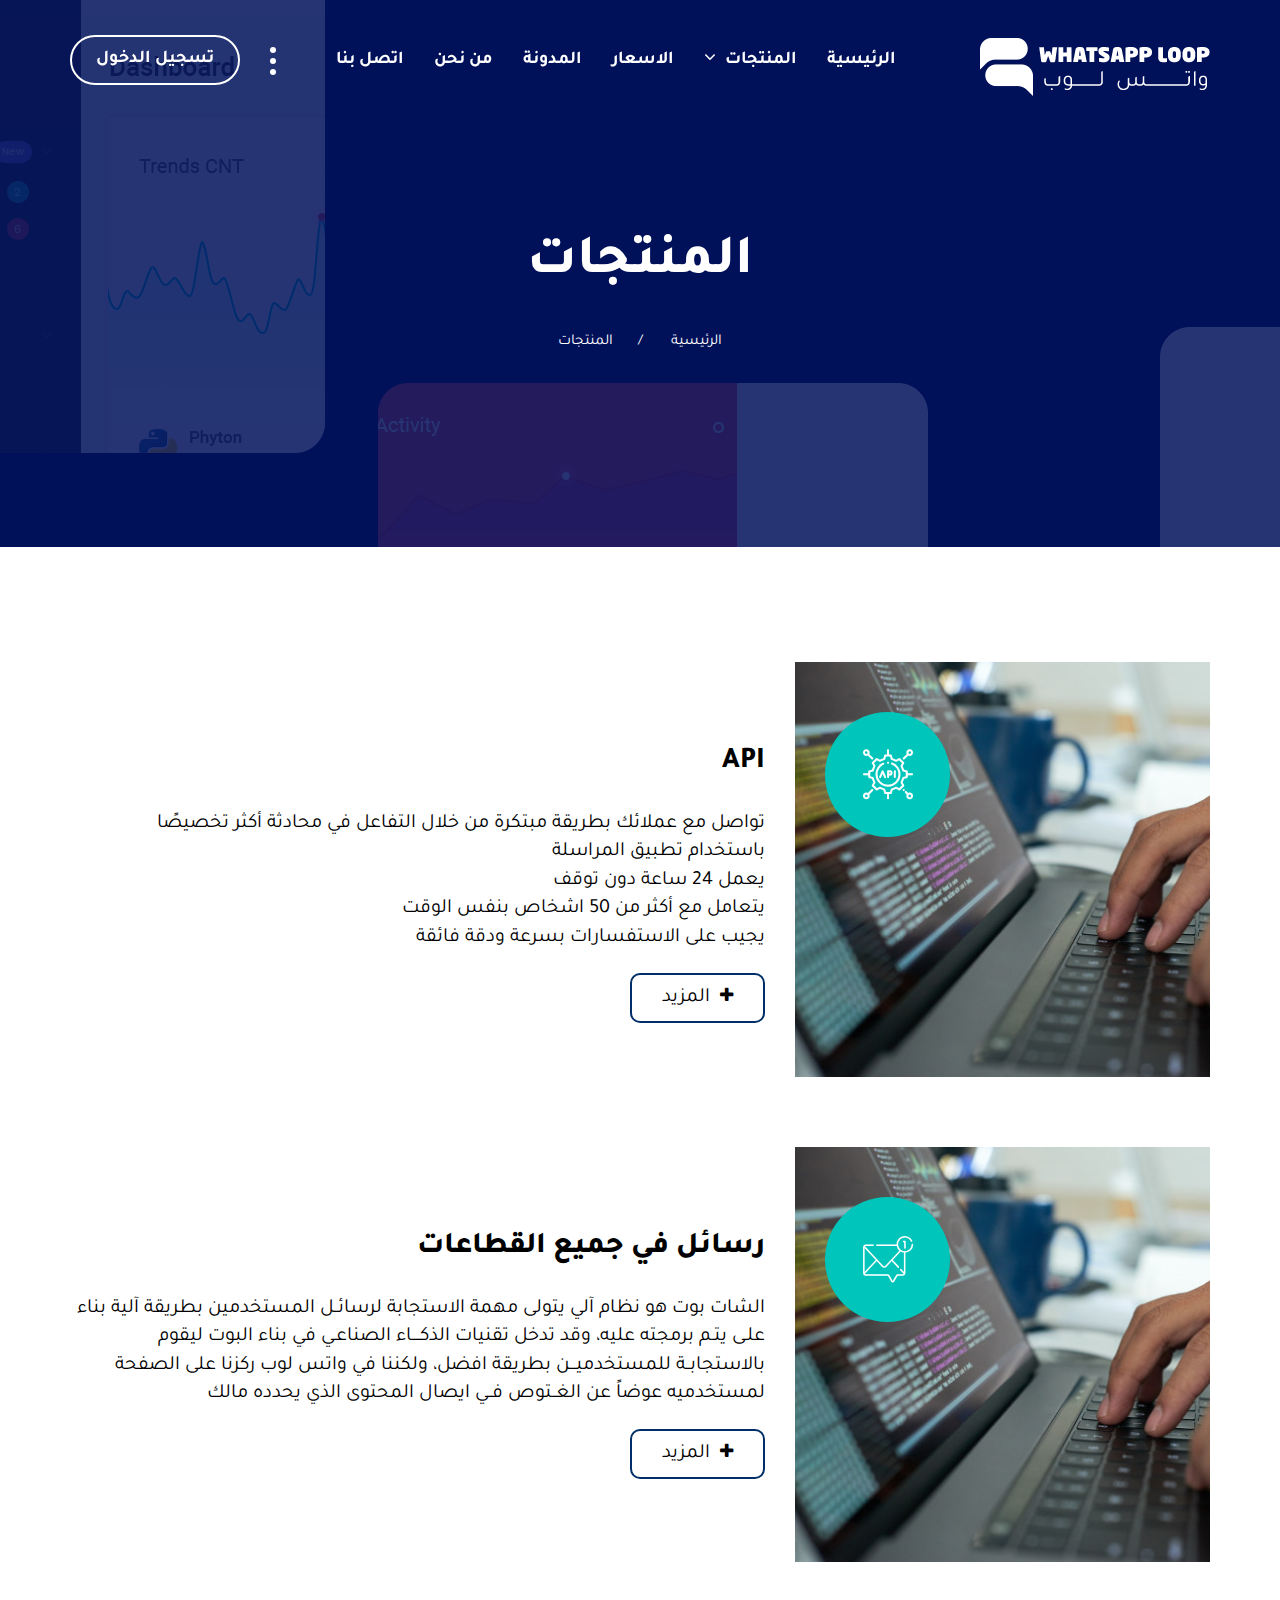
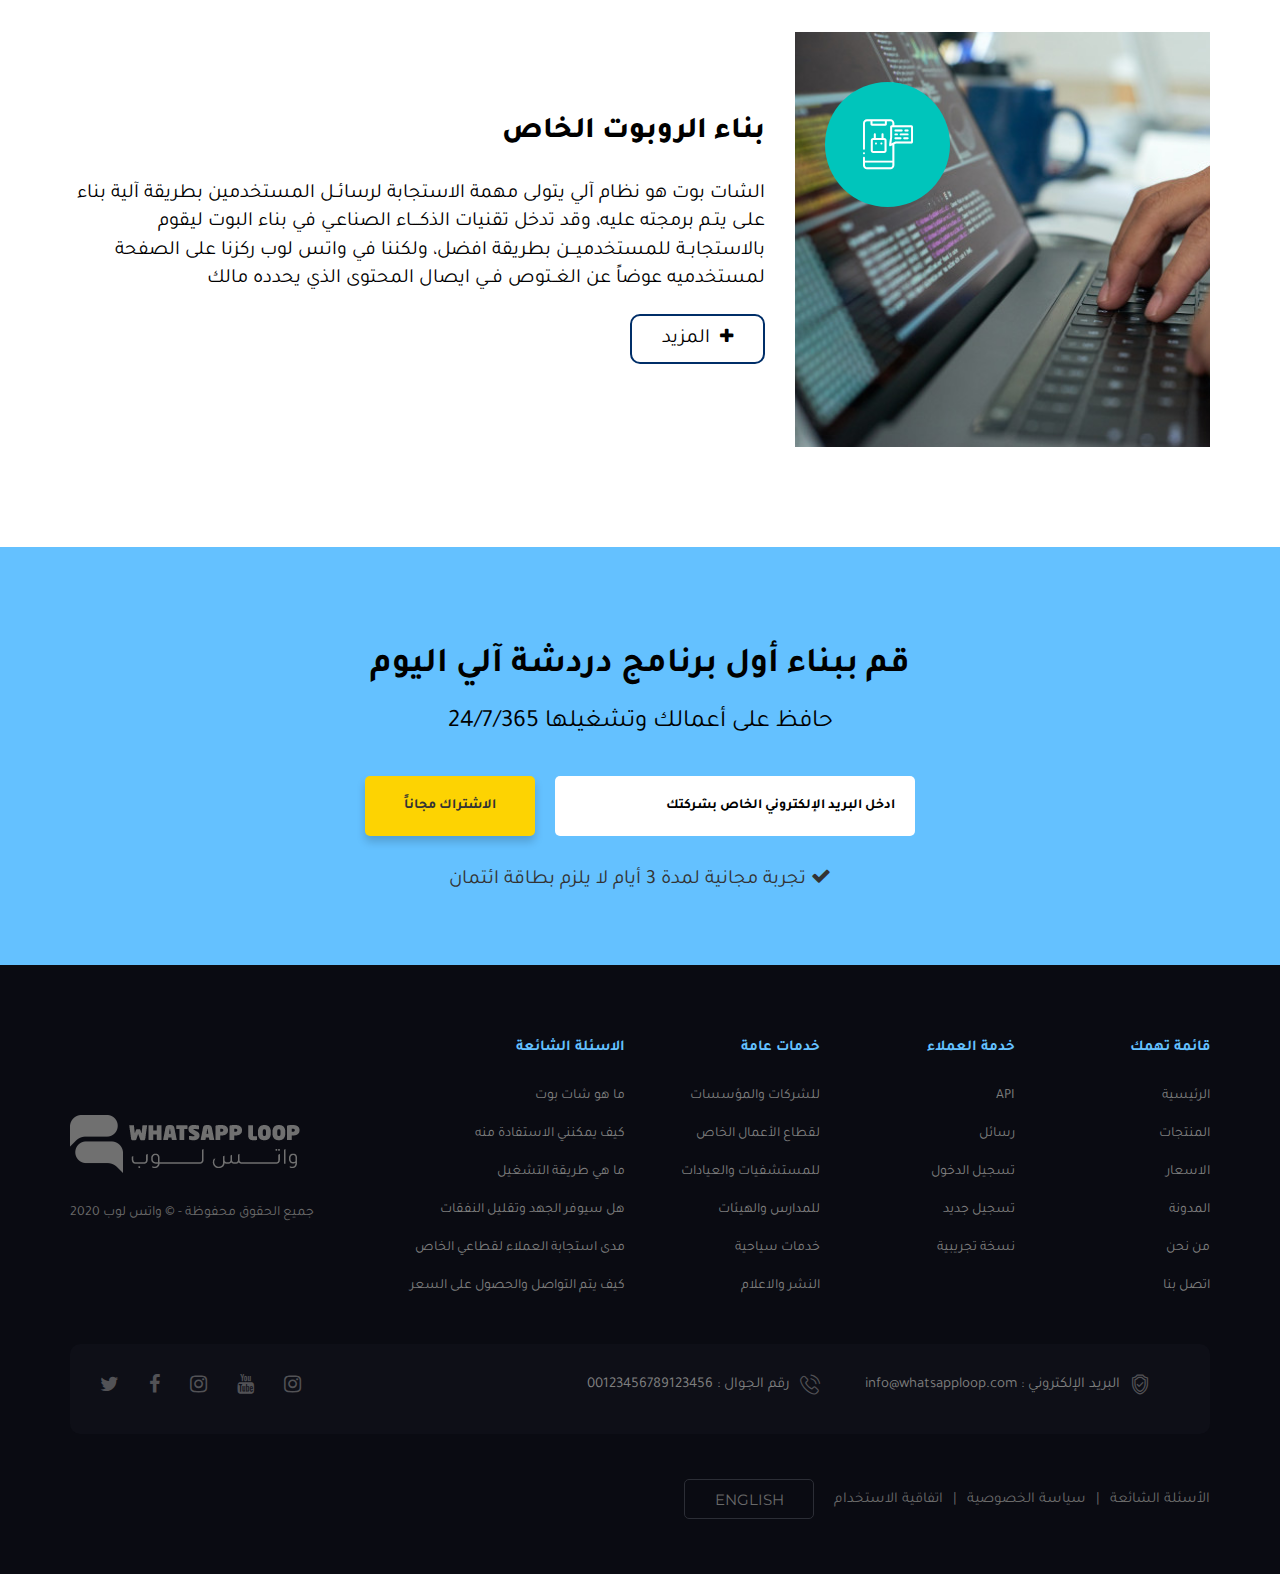
<file: Products.html>
<!DOCTYPE html>
<html>
<head>
    
   <meta charset="UTF-8" />
    <!-- IE Compatibility Meta -->
   <meta http-equiv="X-UA-Compatible" content="IE=edge">
    <!-- First Mobile Meta  -->
   <meta name="viewport" content="width=device-width, initial-scale=1">
    
    <title></title>
    
    <link href="css/font.css" rel='stylesheet' type='text/css'>

	<link href="https://fonts.googleapis.com/css2?family=Montserrat:wght@400;700;800&display=swap" rel="stylesheet">


    <link href="css/flaticon.css" rel='stylesheet' type='text/css'>
    <link href="css/flaticon2.css" rel='stylesheet' type='text/css'>



	<link rel="stylesheet" href="css/animate.css" />
    <link rel="stylesheet" href="css/bootstrap.css" />
    <link rel="stylesheet" href="css/bootstrap-rtl.css" />
    <link rel="stylesheet" href="css/font-awesome.min.css" />
    <link rel="stylesheet" href="css/jquery.bxslider.css" />
    <link rel="stylesheet" href="css/owl.carousel.min.css" />
    <link rel="stylesheet" href="css/owl.theme.default.min.css" />
    <link rel="stylesheet" href="css/style.css" />
    <link rel="stylesheet" href="css/responisve.css" />
        
   <!--<link rel="stylesheet" href="css/ltr.css" />-->
        
          
   <!--[if lt IE 9]>
       <script src="js/html5shiv.min.js"></script>
       <script src="js/respond.min.js"></script>
   <![endif]-->
  
    
</head>
<body>

	<div class="menuMobile">
		
		<div class="BgClose"></div>
		<div class="menuContent">
			<div class="headMenu">
				<a href="#" data-scroll-nav="1" class="logoMenu"><img src="images/logo.png" alt="" /></a>
				<i class="fa fa-close closeX"></i>
			</div>
			<ul class="menuRes">
   				<li><a href="index.html">الرئيسية</a></li>
   				<li>
   					<a class="openSub">المنتجات <i class="fa fa-angle-down"></i></a>
   					<ul class="subMenu">
   						<li><a href="api.html">API</a></li>
   						<li><a href="message.html">الارسال</a></li>
   						<li><a href="robot.html">الروبوت</a></li>
   					</ul>
   				</li>
   				<li><a href="#">الاسعار</a></li>
   				<li><a href="blog.html">المدونة</a></li>
   				<li><a href="aboutUs.html">من نحن</a></li>
   				<li><a href="contactUs.html">اتصل بنا</a></li>
				<li><a href="#">الأسئلة الشائعة</a></li>
				<li><a href="#">سياسة الخصوصية</a></li>
				<li><a href="#">اتفاقية الاستخدام</a></li>
				<li><a href="#">أرقام الاتصال</a></li>
			</ul>
	
			<center><a href="login.html" class="loginBtn">تسجيل الدخول</a></center>
	
		</div>
	</div>
	

	<div class="transformPage">
			
		    
		   <div class="header">
		   		<div class="container clearfix">
		   			<a href="#" class="logo">
		   				<img src="images/logoWhite.png" class="logoWhite" alt="" />
		   				<img src="images/logo.png" class="logoBlack" />
		   			</a>
		   			<ul class="listMenu">
		   				<li><a href="index.html">الرئيسية</a></li>
		   				<li>
		   					<a>المنتجات <i class="fa fa-angle-down"></i></a>
		   					<ul class="subMenu">
		   						<li><a href="api.html">API</a></li>
		   						<li><a href="message.html">الارسال</a></li>
		   						<li><a href="robot.html">الروبوت</a></li>
		   					</ul>
		   				</li>
		   				<li><a href="#">الاسعار</a></li>
		   				<li><a href="blog.html">المدونة</a></li>
		   				<li><a href="aboutUs.html">من نحن</a></li>
		   				<li><a href="contactUs.html">اتصل بنا</a></li>
		   			</ul>
		   			<a href="login.html" class="loginBtn">تسجيل الدخول</a>
		   			<div class="options">
		   				<i class="iconOption iconSub"><span></span></i>
		   				<i class="iconOption openMenu"><span></span></i>
						<ul class="optionsSub">
							<li><a href="#">الأسئلة الشائعة</a></li>
							<li><a href="#">سياسة الخصوصية</a></li>
							<li><a href="#">اتفاقية الاستخدام</a></li>
							<li><a href="#">أرقام الاتصال</a></li>
						</ul>
		   			</div>
		   		</div>
		   </div>
		  
		 
		 
		    
		    <div class="Breadcrumb">
		        <img src="images/bgBread.png" alt="" />
		        <div class="container"> 
		            <h2>المنتجات</h2>
		            <ul class="list-unstyled">
		                <li><a href="index.html">الرئيسية</a></li>
		                <li>المنتجات</li>
		            </ul>
		        </div>
		    </div>
		    
			<div class="products">
				<div class="container">
					<div class="item clearfix">
						<a href="api.html" class="mask">
							<img src="images/productImg1.png" alt="" />
							<i class="flaticon-api"></i>
						</a>
						<div class="details">
							<a href="api.html" class="title">API</a>
							<div class="desc">
								تواصل مع عملائك بطريقة مبتكرة من خلال التفاعل في محادثة أكثر تخصيصًا
								<br>
								باستخدام تطبيق المراسلة
								<br>
								يعمل 24 ساعة دون توقف 
								<br>
								يتعامل مع أكثر من 50 اشخاص بنفس الوقت
								<br>
								يجيب على الاستفسارات بسرعة ودقة فائقة
							</div>
							<a href="api.html" class="more"><i class="fa fa-plus"></i> المزيد</a>
						</div>
					</div>
					<div class="item clearfix">
						<a href="message.html" class="mask">
							<img src="images/productImg1.png" alt="" />
							<i class="flaticon-message"></i>
						</a>
						<div class="details">
							<a href="message.html" class="title">رسائل في جميع القطاعات</a>
							<div class="desc">
								الشات بوت هو نظام آلي يتولى مهمة الاستجابة لرسائــل المستخدمين
								بطريقة آلية بناء علـى يتـم برمجته عليه، وقد تدخل تقنيات الذكــــاء الصناعـي
								في بناء البوت ليقوم بالاستجابــة للمستخدميـــن بطريقة افضل، ولكننا في
								واتس لوب ركزنا على الصفحة لمستخدميه عوضاً عن الغــتوص فــي ايصال
								المحتوى الذي يحدده مالك
							</div>
							<a href="message.html" class="more"><i class="fa fa-plus"></i> المزيد</a>
						</div>
					</div>
					<div class="item clearfix">
						<a href="robot.html" class="mask">
							<img src="images/productImg1.png" alt="" />
							<i class="flaticon-chatbot"></i>
						</a>
						<div class="details">
							<a href="robot.html" class="title">بناء الروبوت الخاص</a>
							<div class="desc">
								الشات بوت هو نظام آلي يتولى مهمة الاستجابة لرسائــل المستخدمين
								بطريقة آلية بناء علـى يتـم برمجته عليه، وقد تدخل تقنيات الذكــــاء الصناعـي
								في بناء البوت ليقوم بالاستجابــة للمستخدميـــن بطريقة افضل، ولكننا في
								واتس لوب ركزنا على الصفحة لمستخدميه عوضاً عن الغــتوص فــي ايصال
								المحتوى الذي يحدده مالك
							</div>
							<a href="robot.html" class="more"><i class="fa fa-plus"></i> المزيد</a>
						</div>
					</div>


				</div>
			</div>
		    
		    
		    
		    <div class="subscribe">
		    	<div class="container">
		    		<h2 class="title">قم ببناء أول برنامج دردشة آلي اليوم</h2>
		    		<div class="desc">حافظ على أعمالك وتشغيلها 24/7/365</div>
		    		<center>
		    		<form class="formSub clearfix">
		    			<input type="email" placeholder="ادخل البريد الإلكتروني الخاص بشركتك" />
		    			<button>الاشتراك مجاناً</button>
		    		</form>
		    		</center>
		    		<p class="text"><i class="fa fa-check"></i> تجربة مجانية لمدة 3 أيام لا يلزم بطاقة ائتمان </p>
		    	</div>
		    </div>
		    
		    <div class="footer">
		    	<div class="container">
		    		<div class="row">
		    			<div class="col-md-2">
		    				<h2 class="title">قائمة تهمك</h2>
		    				<ul class="links">
								<li><a href="index.html">الرئيسية</a></li>
								<li><a href="Products.html">المنتجات</a></li>
								<li><a href="#">الاسعار</a></li>
								<li><a href="blog.html">المدونة</a></li>
								<li><a href="aboutUs.html">من نحن</a></li>
								<li><a href="contactUs.html">اتصل بنا</a></li>
		    				</ul>
		    			</div>
		    			<div class="col-md-2">
		    				<h2 class="title">خدمة العملاء</h2>
		    				<ul class="links">
								<li><a href="api.html">API</a></li>
								<li><a href="message.html">رسائل</a></li>
								<li><a href="login.html">تسجيل الدخول</a></li>
								<li><a href="login.html">تسجيل جديد</a></li>
								<li><a href="login.html">نسخة تجريبية</a></li>
		    				</ul>
		    			</div>
		    			<div class="col-md-2">
		    				<h2 class="title">خدمات عامة</h2>
		    				<ul class="links">
								<li><a href="Products.html">للشركات والمؤسسات</a></li>
								<li><a href="Products.html">لقطاع الأعمال  الخاص</a></li>
								<li><a href="Products.html">للمستشفيات والعيادات</a></li>
								<li><a href="Products.html">للمدارس والهيئات</a></li>
								<li><a href="Products.html">خدمات سياحية</a></li>
								<li><a href="Products.html">النشر والاعلام</a></li>
		    				</ul>
		    			</div>
		    			<div class="col-md-3">
		    				<h2 class="title">الاسئلة الشائعة</h2>
		    				<ul class="links">
								<li><a href="#">ما هو شات بوت</a></li>
								<li><a href="#">كيف يمكنني الاستفادة منه</a></li>
								<li><a href="#">ما هي طريقة التشغيل</a></li>
								<li><a href="#">هل سيوفر الجهد وتقليل النفقات</a></li>
								<li><a href="#">مدى استجابة العملاء لقطاعي الخاص</a></li>
								<li><a href="#">كيف يتم التواصل والحصول على السعر</a></li>
		    				</ul>
		    			</div>
		    			<div class="col-md-3">
		    				<div class="logoFooter">
		    					<img src="images/logoFooter.png" alt="" />
		    					<p>جميع الحقوق محفوظة - © واتس لوب 2020</p>
		    				</div>
		    			</div>
		    		</div>
		
					<div class="footerInfo clearfix">
						<p class="infoNumb"><i class="flaticon-email"></i>البريد الإلكتروني :  <a href="mailto:info@whatsapploop.com">info@whatsapploop.com</a></p>
						<p class="infoNumb"><i class="flaticon-phone-call"></i>رقم الجوال :  <a href="tel:00123456789123456">00123456789123456</a></p>
						<ul class="socialFooter clearfix">
							<li><a href="#" class="fa fa-twitter"></a></li>
							<li><a href="#" class="fa fa-facebook"></a></li>
							<li><a href="#" class="fa fa-instagram"></a></li>
							<li><a href="#" class="fa fa-youtube"></a></li>
							<li><a href="#" class="fa fa-instagram"></a></li>
						</ul>
					</div>
		
					<div class="footerDown clearfix">
						<ul class="listFooterDown">
							<li><a href="#">الأسئلة الشائعة</a></li>
							<li><a href="#">سياسة الخصوصية</a></li>
							<li><a href="#">اتفاقية الاستخدام</a></li>
						</ul>
						<a href="#" class="enBtn">ENGLISH</a>
						<ul class="paymentImgs clearfix wow fadeInLeft">
							<li><img src="images/payment1.png" alt="" /></li>
							<li><img src="images/payment2.png" alt="" /></li>
							<li><img src="images/payment3.png" alt="" /></li>
							<li><img src="images/payment4.png" alt="" /></li>
						</ul>
					</div>
		
		
		    	</div>
		    </div>
			    
		</div>	    
    
    
    
    
    
    
    
    
    
    
    
    
    
    
    
    
    
    
    
    
    
    
     
     
     
     
    
    <script src="js/jquery-1.11.2.min.js"></script>
    <script src="js/bootstrap.min.js"></script>
    <script src="js/jquery.bxslider.min.js"></script>
    <script src="js/owl.carousel.min.js"></script>
    <script src="js/wow.min.js"></script>
    <script src="js/scrollIt.min.js"></script>
    <script src="js/jquery.inview.min.js"></script>
    <script src="js/jquery.countTo.js"></script>
    <script src="js/custom.js"></script>
    
</body>

</html>
</file>
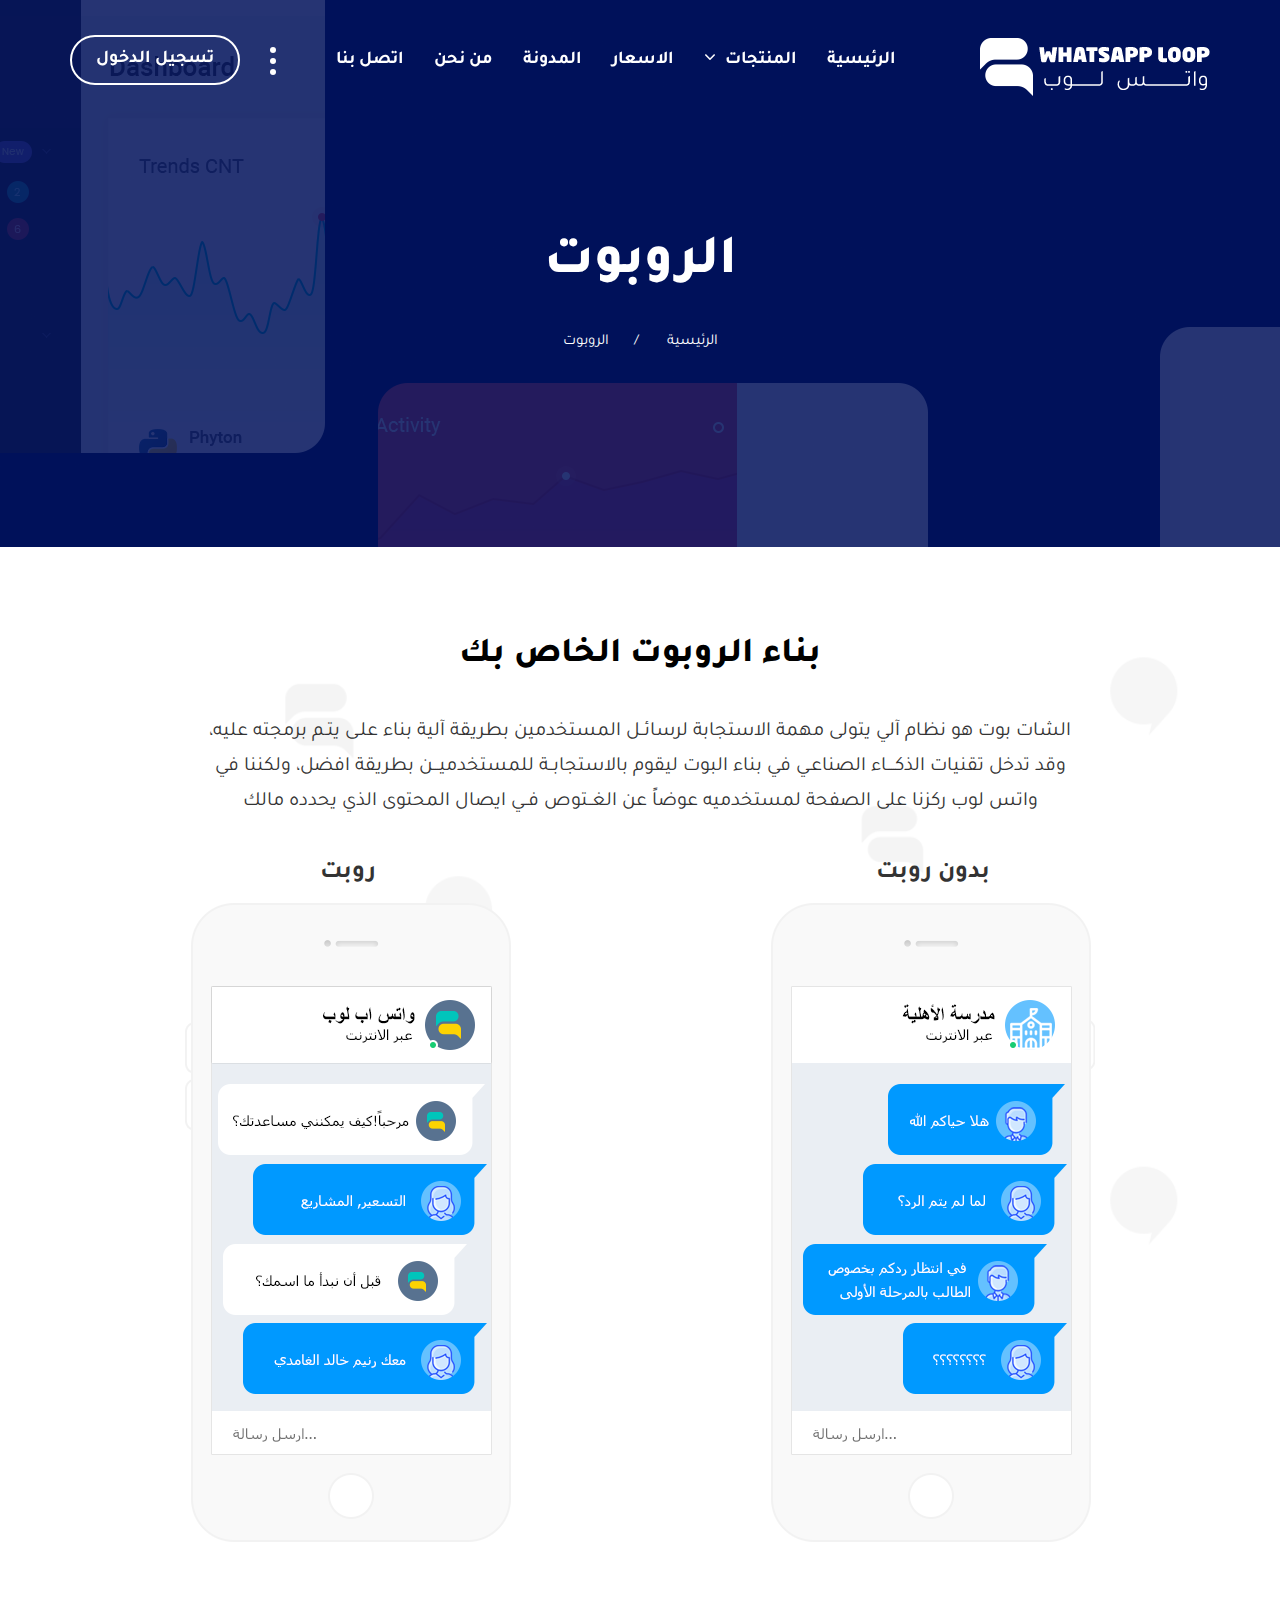
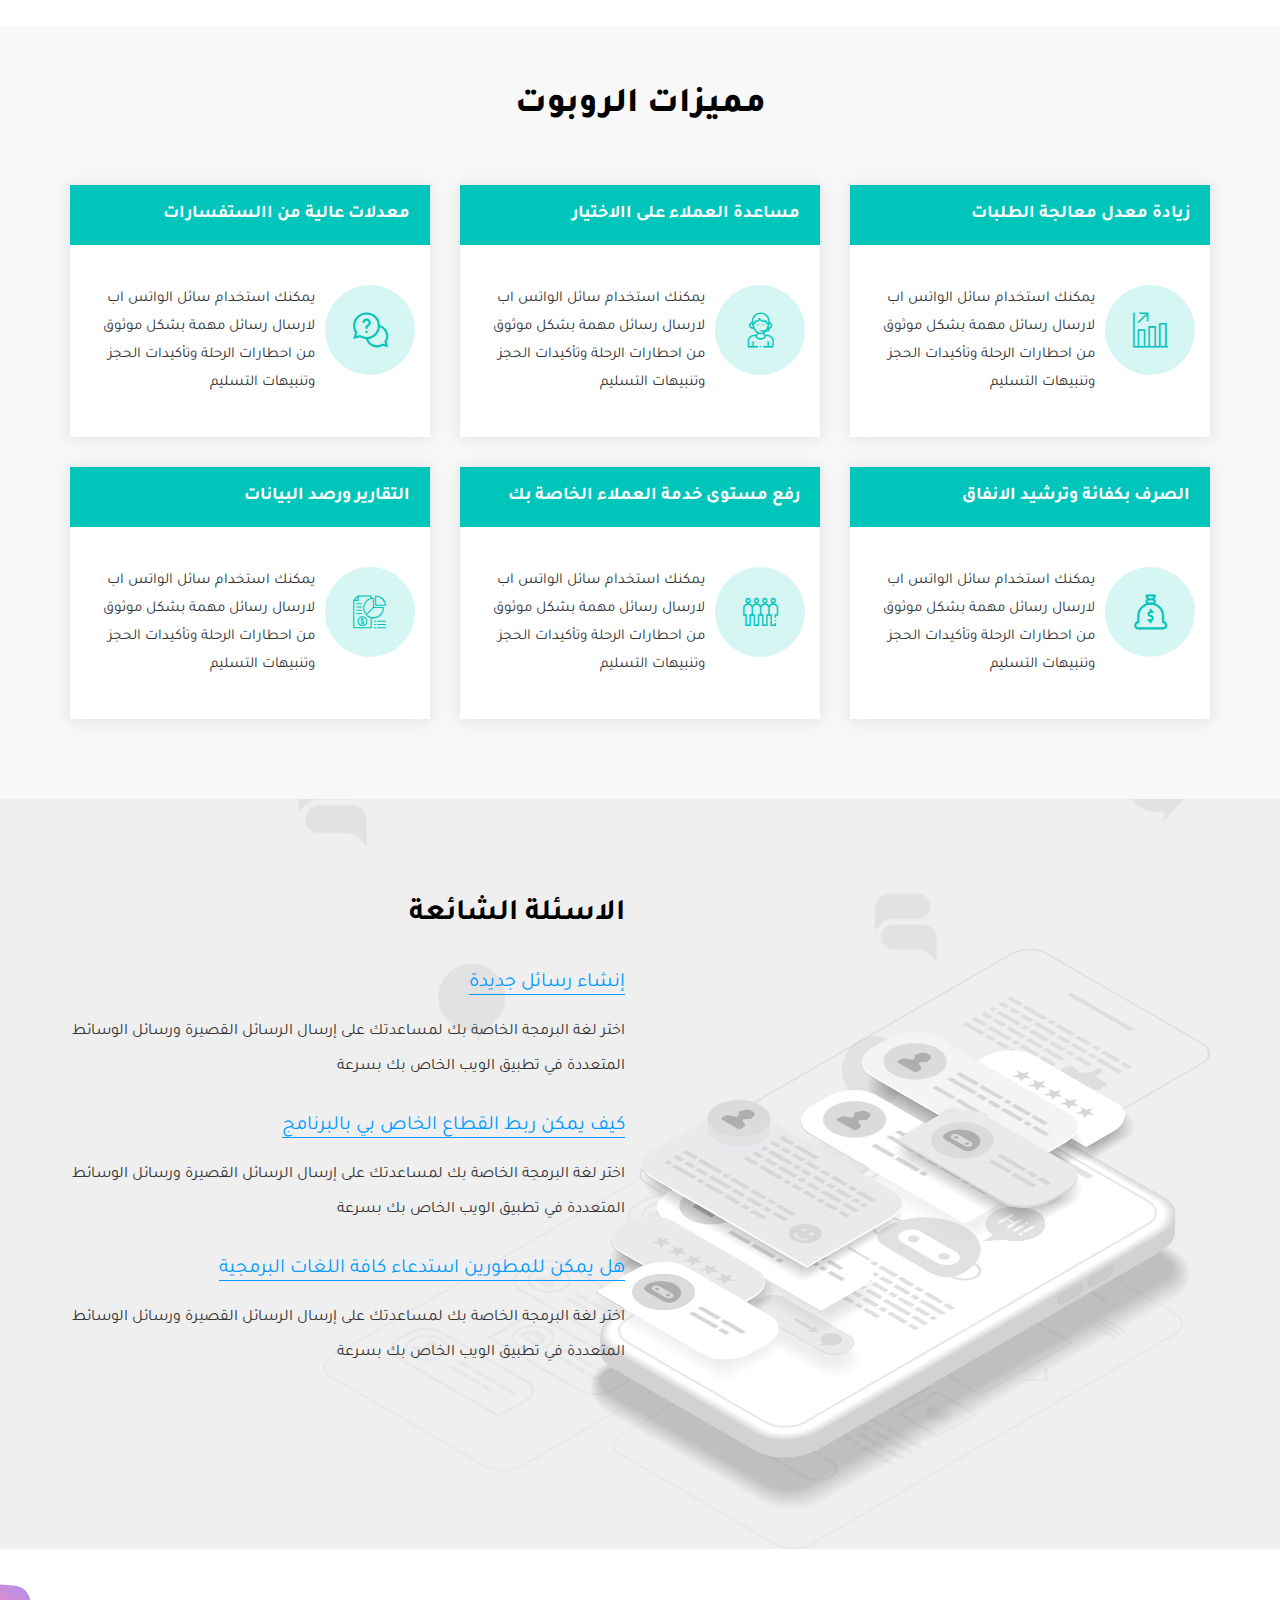
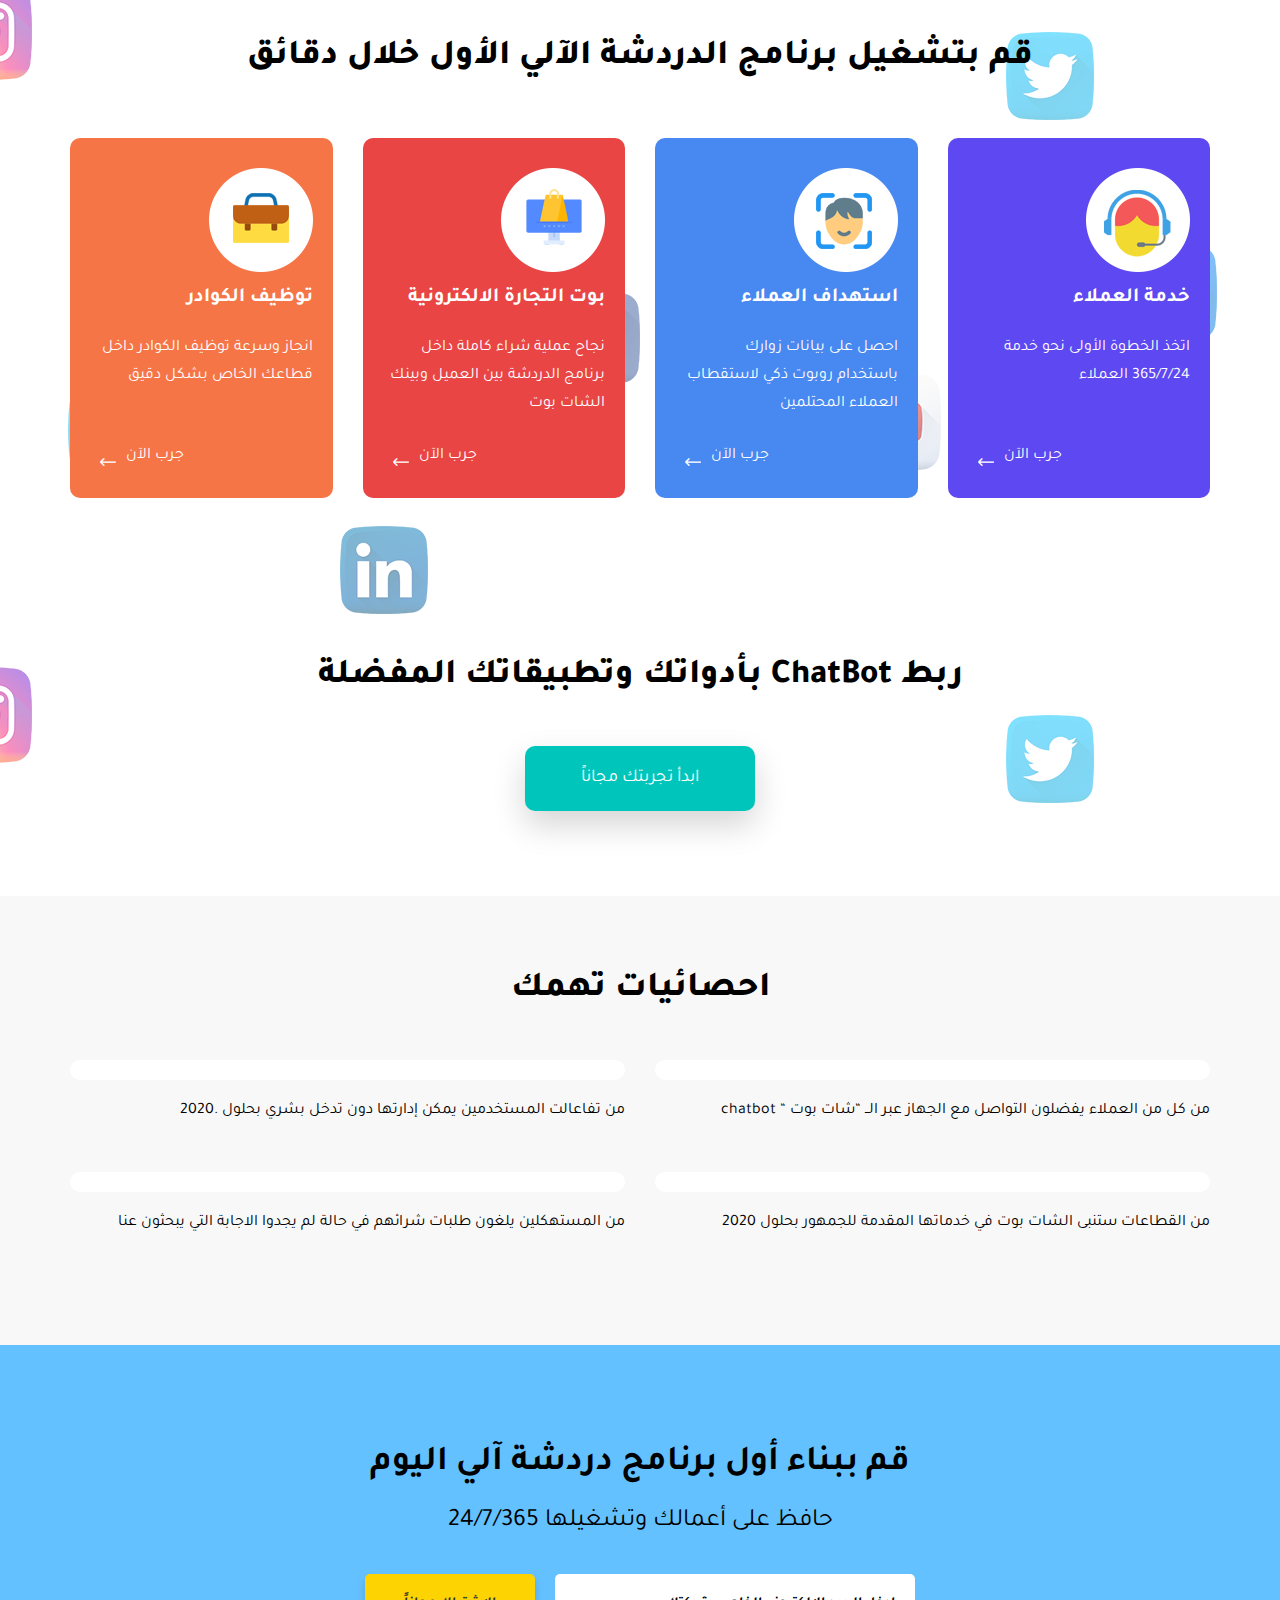
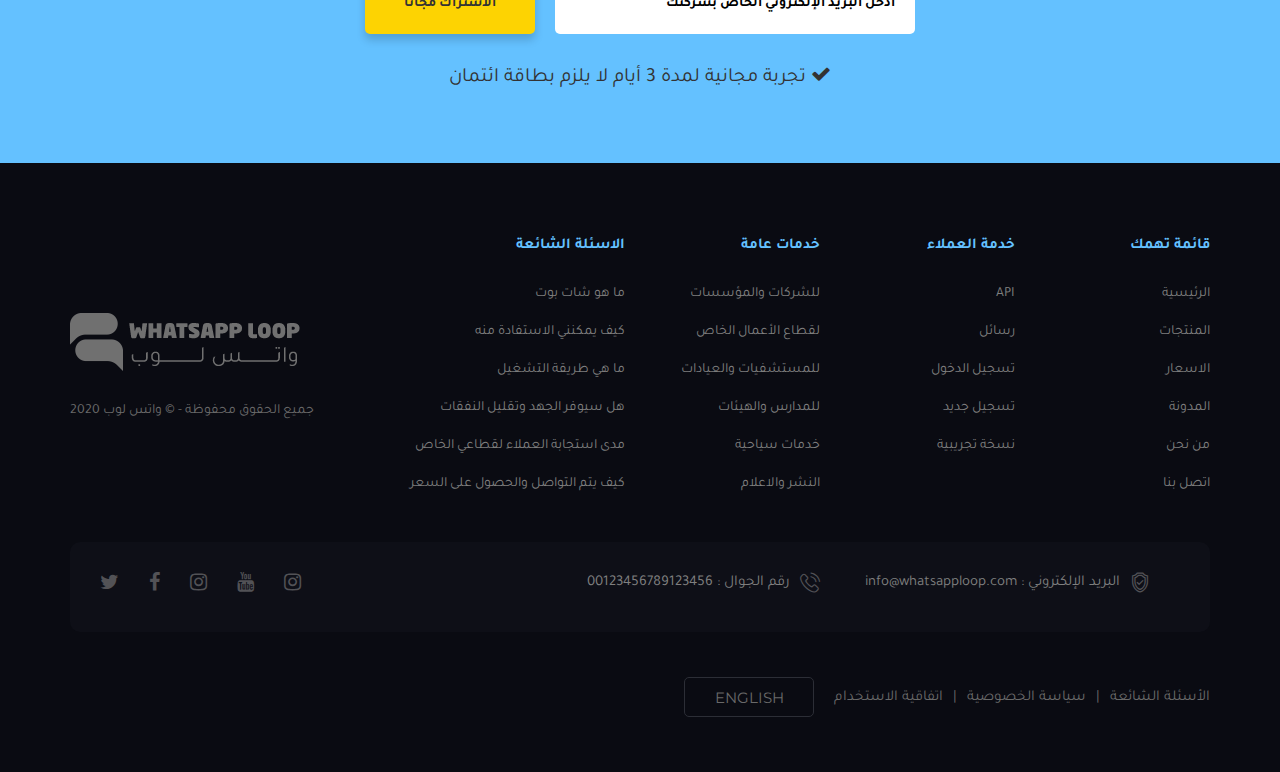
<file: robot.html>
<!DOCTYPE html>
<html>
<head>
    
   <meta charset="UTF-8" />
    <!-- IE Compatibility Meta -->
   <meta http-equiv="X-UA-Compatible" content="IE=edge">
    <!-- First Mobile Meta  -->
   <meta name="viewport" content="width=device-width, initial-scale=1">
    
    <title></title>
    
    <link href="css/font.css" rel='stylesheet' type='text/css'>

	<link href="https://fonts.googleapis.com/css2?family=Montserrat:wght@400;700;800&display=swap" rel="stylesheet">


    <link href="css/flaticon.css" rel='stylesheet' type='text/css'>
    <link href="css/flaticon2.css" rel='stylesheet' type='text/css'>



	<link rel="stylesheet" href="css/animate.css" />
    <link rel="stylesheet" href="css/bootstrap.css" />
    <link rel="stylesheet" href="css/bootstrap-rtl.css" />
    <link rel="stylesheet" href="css/font-awesome.min.css" />
    <link rel="stylesheet" href="css/jquery.bxslider.css" />
    <link rel="stylesheet" href="css/owl.carousel.min.css" />
    <link rel="stylesheet" href="css/owl.theme.default.min.css" />
    <link rel="stylesheet" href="css/style.css" />
    <link rel="stylesheet" href="css/responisve.css" />
        
   <!--<link rel="stylesheet" href="css/ltr.css" />-->
        
          
   <!--[if lt IE 9]>
       <script src="js/html5shiv.min.js"></script>
       <script src="js/respond.min.js"></script>
   <![endif]-->
  
    
</head>
<body>

	<div class="menuMobile">
		
		<div class="BgClose"></div>
		<div class="menuContent">
			<div class="headMenu">
				<a href="#" data-scroll-nav="1" class="logoMenu"><img src="images/logo.png" alt="" /></a>
				<i class="fa fa-close closeX"></i>
			</div>
			<ul class="menuRes">
   				<li><a href="index.html">الرئيسية</a></li>
   				<li>
   					<a class="openSub">المنتجات <i class="fa fa-angle-down"></i></a>
   					<ul class="subMenu">
   						<li><a href="api.html">API</a></li>
   						<li><a href="message.html">الارسال</a></li>
   						<li><a href="robot.html">الروبوت</a></li>
   					</ul>
   				</li>
   				<li><a href="#">الاسعار</a></li>
   				<li><a href="blog.html">المدونة</a></li>
   				<li><a href="aboutUs.html">من نحن</a></li>
   				<li><a href="contactUs.html">اتصل بنا</a></li>
				<li><a href="#">الأسئلة الشائعة</a></li>
				<li><a href="#">سياسة الخصوصية</a></li>
				<li><a href="#">اتفاقية الاستخدام</a></li>
				<li><a href="#">أرقام الاتصال</a></li>
			</ul>
	
			<center><a href="login.html" class="loginBtn">تسجيل الدخول</a></center>
	
		</div>
	</div>
	

	<div class="transformPage">
			
		    
		   <div class="header">
		   		<div class="container clearfix">
		   			<a href="#" class="logo">
		   				<img src="images/logoWhite.png" class="logoWhite" alt="" />
		   				<img src="images/logo.png" class="logoBlack" />
		   			</a>
		   			<ul class="listMenu">
		   				<li><a href="index.html">الرئيسية</a></li>
		   				<li>
		   					<a>المنتجات <i class="fa fa-angle-down"></i></a>
		   					<ul class="subMenu">
		   						<li><a href="api.html">API</a></li>
		   						<li><a href="message.html">الارسال</a></li>
		   						<li><a href="robot.html">الروبوت</a></li>
		   					</ul>
		   				</li>
		   				<li><a href="#">الاسعار</a></li>
		   				<li><a href="blog.html">المدونة</a></li>
		   				<li><a href="aboutUs.html">من نحن</a></li>
		   				<li><a href="contactUs.html">اتصل بنا</a></li>
		   			</ul>
		   			<a href="login.html" class="loginBtn">تسجيل الدخول</a>
		   			<div class="options">
		   				<i class="iconOption iconSub"><span></span></i>
		   				<i class="iconOption openMenu"><span></span></i>
						<ul class="optionsSub">
							<li><a href="#">الأسئلة الشائعة</a></li>
							<li><a href="#">سياسة الخصوصية</a></li>
							<li><a href="#">اتفاقية الاستخدام</a></li>
							<li><a href="#">أرقام الاتصال</a></li>
						</ul>
		   			</div>
		   		</div>
		   </div>
		  
		    
		    <div class="Breadcrumb">
		        <img src="images/bgBread.png" alt="" />
		        <div class="container"> 
		            <h2>الروبوت</h2>
		            <ul class="list-unstyled">
		                <li><a href="index.html">الرئيسية</a></li>
		                <li>الروبوت</li>
		            </ul>
		        </div>
		    </div>
		    
		    <div class="robotDetails">
		    	<div class="bgMove"></div>
		    	<div class="container">
		    		<h2 class="titleStyle">بناء الروبوت الخاص بك</h2>
		    		<div class="desc">
		    			الشات بوت هو نظام آلي يتولى مهمة الاستجابة لرسائــل المستخدمين بطريقة آلية بناء علـى يتـم برمجته 
						عليه، وقد تدخل تقنيات الذكــــاء الصناعـي في بناء البوت ليقوم بالاستجابــة للمستخدميـــن بطريقة افضل، ولكننا 
						في واتس لوب ركزنا على الصفحة لمستخدميه عوضاً عن الغــتوص فــي ايصال المحتوى الذي يحدده مالك
		    		</div>
		    		<div class="row">
		    			<div class="col-md-6">
		    				<h2 class="title">بدون روبت</h2>
		    				<img src="images/imgWithOutRobot.png" alt="" />
		    			</div>
		    			<div class="col-md-6">
		    				<h2 class="title">روبت</h2>
		    				<img src="images/imgWithRobot.png" alt="" />
		    			</div>
		    		</div>
		    	</div>
		    </div>
		    
		    <div class="featuresRobot">
		    	<div class="container">
		    		<h2 class="titleStyle">مميزات الروبوت</h2>
		    		<div class="row">
		    			<div class="col-md-4">
		    				<div class="item">
		    					<h2 class="title">زيادة معدل معالجة الطلبات</h2>
		    					<div class="details clearfix">
		    						<i class="flaticon-profits"></i>
		    						<div class="desc">
		    							يمكنك استخدام سائل الواتس اب 
										لارسال رسائل مهمة بشكل موثوق 
										من احطارات الرحلة وتأكيدات الحجز 
										وتنبيهات التسليم
		    						</div>
		    					</div>
		    				</div>
		    			</div>
		    			<div class="col-md-4">
		    				<div class="item">
		    					<h2 class="title">مساعدة العملاء على االاختيار</h2>
		    					<div class="details clearfix">
		    						<i class="flaticon-customer-support"></i>
		    						<div class="desc">
		    							يمكنك استخدام سائل الواتس اب 
										لارسال رسائل مهمة بشكل موثوق 
										من احطارات الرحلة وتأكيدات الحجز 
										وتنبيهات التسليم
		    						</div>
		    					</div>
		    				</div>
		    			</div>
		    			<div class="col-md-4">
		    				<div class="item">
		    					<h2 class="title"> معدلات عالية من االستفسارات</h2>
		    					<div class="details clearfix">
		    						<i class="flaticon-question"></i>
		    						<div class="desc">
		    							يمكنك استخدام سائل الواتس اب 
										لارسال رسائل مهمة بشكل موثوق 
										من احطارات الرحلة وتأكيدات الحجز 
										وتنبيهات التسليم
		    						</div>
		    					</div>
		    				</div>
		    			</div>
		    		</div>
		    		<div class="row">
		    			<div class="col-md-4">
		    				<div class="item">
		    					<h2 class="title">الصرف بكفائة وترشيد الانفاق</h2>
		    					<div class="details clearfix">
		    						<i class="flaticon-money-bag"></i>
		    						<div class="desc">
		    							يمكنك استخدام سائل الواتس اب 
										لارسال رسائل مهمة بشكل موثوق 
										من احطارات الرحلة وتأكيدات الحجز 
										وتنبيهات التسليم
		    						</div>
		    					</div>
		    				</div>
		    			</div>
		    			<div class="col-md-4">
		    				<div class="item">
		    					<h2 class="title">رفع مستوى خدمة العملاء الخاصة بك</h2>
		    					<div class="details clearfix">
		    						<i class="flaticon-community"></i>
		    						<div class="desc">
		    							يمكنك استخدام سائل الواتس اب 
										لارسال رسائل مهمة بشكل موثوق 
										من احطارات الرحلة وتأكيدات الحجز 
										وتنبيهات التسليم
		    						</div>
		    					</div>
		    				</div>
		    			</div>
		    			<div class="col-md-4">
		    				<div class="item">
		    					<h2 class="title">التقارير ورصد البيانات</h2>
		    					<div class="details clearfix">
		    						<i class="flaticon-report"></i>
		    						<div class="desc">
		    							يمكنك استخدام سائل الواتس اب 
										لارسال رسائل مهمة بشكل موثوق 
										من احطارات الرحلة وتأكيدات الحجز 
										وتنبيهات التسليم
		    						</div>
		    					</div>
		    				</div>
		    			</div>
		    		</div>
		    	</div>
		    </div>
		    
		    <div class="commonQues robotQues">
			    	<div class="bgMove"></div>
			    	<div class="container">
				    	<div class="row">
				    		<div class="col-md-6">
				    			<img src="images/imgQuesRobot.png" alt="" />
				    		</div>
				    		<div class="col-md-6">
				    			<h2 class="titleStyle">الاسئلة الشائعة</h2>
				    			<h3 class="subTitle">إنشاء رسائل جديدة</h3>
				    			<div class="descQues">
				    				اختر لغة البرمجة الخاصة بك لمساعدتك على إرسال الرسائل القصيرة ورسائل الوسائط
									المتعددة في تطبيق الويب الخاص بك بسرعة
				    			</div>
				    			<h3 class="subTitle">كيف يمكن ربط القطاع الخاص بي بالبرنامج</h3>
				    			<div class="descQues">
				    				اختر لغة البرمجة الخاصة بك لمساعدتك على إرسال الرسائل القصيرة ورسائل الوسائط
									المتعددة في تطبيق الويب الخاص بك بسرعة
				    			</div>
				    			<h3 class="subTitle">هل يمكن للمطورين استدعاء كافة اللغات البرمجية</h3>
				    			<div class="descQues">
					    			اختر لغة البرمجة الخاصة بك لمساعدتك على إرسال الرسائل القصيرة ورسائل الوسائط
									المتعددة في تطبيق الويب الخاص بك بسرعة
				    			</div>
				    		</div>
				    	</div>
	
					</div>
			    </div>
	 
		    <div class="servicesRobot">
		    	<div class="bgServices"></div>
		    	<div class="container">
		    		<h2 class="titleStyle">قم بتشغيل برنامج الدردشة الآلي الأول خلال دقائق</h2>
		    		<div class="row">
		    			<div class="col-md-3">
		    				<div class="item color1">
		    					<img src="images/imgServices1.png" alt="" />
		    					<h2 class="title">خدمة العملاء</h2>
		    					<div class="desc">
		    						اتخذ الخطوة الأولى نحو خدمة
									<br>
									365/7/24 العملاء
		    					</div>
		    					<a href="login.html">جرب الآن <i class="flaticon-right-arrow-1"></i></a>
		    				</div>
		    			</div>
		    			<div class="col-md-3">
		    				<div class="item color2">
		    					<img src="images/imgServices2.png" alt="" />
		    					<h2 class="title">استهداف العملاء</h2>
		    					<div class="desc">
		    						احصل على بيانات زوارك 
									<br>
									باستخدام روبوت ذكي لاستقطاب 
									العملاء المحتلمين
		    					</div>
		    					<a href="login.html">جرب الآن <i class="flaticon-right-arrow-1"></i></a>
		    				</div>
		    			</div>
		    			<div class="col-md-3">
		    				<div class="item color3">
		    					<img src="images/imgServices3.png" alt="" />
		    					<h2 class="title">بوت التجارة الالكترونية</h2>
		    					<div class="desc">
		    						نجاح عملية شراء كاملة داخل
									برنامج الدردشة بين العميل
									وبينك الشات بوت
		    					</div>
		    					<a href="login.html">جرب الآن <i class="flaticon-right-arrow-1"></i></a>
		    				</div>
		    			</div>
		    			<div class="col-md-3">
		    				<div class="item color4">
		    					<img src="images/imgServices4.png" alt="" />
		    					<h2 class="title">توظيف الكوادر</h2>
		    					<div class="desc">
		    						انجاز وسرعة توظيف الكوادر
									داخل قطاعك الخاص
									بشكل دقيق
		    					</div>
		    					<a href="login.html">جرب الآن <i class="flaticon-right-arrow-1"></i></a>
		    				</div>
		    			</div>
		    		</div>
					
					<div class="btnDiv">
						<h2 class="titleStyle">ربط ChatBot بأدواتك وتطبيقاتك المفضلة</h2>
						<a href="login.html">ابدأ تجربتك مجاناً</a>
					</div>
		    	</div>
		    </div>

			<div class="statistics">
				<div class="container">
					<h2 class="titleStyle">احصائيات تهمك</h2>
					<div class="row">
						<div class="col-md-6">
                            <div class="progress">
                              <div class="progress-bar" role="progressbar" aria-valuenow="50" aria-valuemin="0" aria-valuemax="100"  data-progress-animation="50%">
                                <span class="wow bounceIn" data-wow-delay="0.3s">50%</span>
                              </div>
                            </div>
                            <div class="desc"> من كل     من العملاء يفضلون التواصل مع الجهاز عبر الــ “شات بوت “ chatbot</div>
						</div>
						<div class="col-md-6">
                            <div class="progress">
                              <div class="progress-bar" role="progressbar" aria-valuenow="85" aria-valuemin="0" aria-valuemax="100"  data-progress-animation="85%">
                                <span class="wow bounceIn" data-wow-delay="0.3s">85%</span>
                              </div>
                            </div>
                            <div class="desc"> من تفاعالت المستخدمين يمكن إدارتها دون تدخل بشري بحلول .2020</div>
						</div>
						<div class="col-md-6">
                            <div class="progress">
                              <div class="progress-bar" role="progressbar" aria-valuenow="80" aria-valuemin="0" aria-valuemax="100"  data-progress-animation="80%">
                                <span class="wow bounceIn" data-wow-delay="0.3s">80%</span>
                              </div>
                            </div>
                            <div class="desc"> من القطاعات ستنبى الشات بوت                 في خدماتها المقدمة للجمهور بحلول
							2020</div>
						</div>
						<div class="col-md-6">
                            <div class="progress">
                              <div class="progress-bar" role="progressbar" aria-valuenow="70" aria-valuemin="0" aria-valuemax="100"  data-progress-animation="70%">
                                <span class="wow bounceIn" data-wow-delay="0.3s">70%</span>
                              </div>
                            </div>
                            <div class="desc"> من المستهكلين يلغون طلبات شرائهم في حالة لم يجدوا الاجابة التي يبحثون عنا</div>
						</div>
					</div>
				</div>
			</div>
		    
		    
		    <div class="subscribe">
		    	<div class="container">
		    		<h2 class="title">قم ببناء أول برنامج دردشة آلي اليوم</h2>
		    		<div class="desc">حافظ على أعمالك وتشغيلها 24/7/365</div>
		    		<center>
		    		<form class="formSub clearfix">
		    			<input type="email" placeholder="ادخل البريد الإلكتروني الخاص بشركتك" />
		    			<button>الاشتراك مجاناً</button>
		    		</form>
		    		</center>
		    		<p class="text"><i class="fa fa-check"></i> تجربة مجانية لمدة 3 أيام لا يلزم بطاقة ائتمان </p>
		    	</div>
		    </div>
		    
		    <div class="footer">
		    	<div class="container">
		    		<div class="row">
		    			<div class="col-md-2">
		    				<h2 class="title">قائمة تهمك</h2>
		    				<ul class="links">
								<li><a href="index.html">الرئيسية</a></li>
								<li><a href="Products.html">المنتجات</a></li>
								<li><a href="#">الاسعار</a></li>
								<li><a href="blog.html">المدونة</a></li>
								<li><a href="aboutUs.html">من نحن</a></li>
								<li><a href="contactUs.html">اتصل بنا</a></li>
		    				</ul>
		    			</div>
		    			<div class="col-md-2">
		    				<h2 class="title">خدمة العملاء</h2>
		    				<ul class="links">
								<li><a href="api.html">API</a></li>
								<li><a href="message.html">رسائل</a></li>
								<li><a href="login.html">تسجيل الدخول</a></li>
								<li><a href="login.html">تسجيل جديد</a></li>
								<li><a href="login.html">نسخة تجريبية</a></li>
		    				</ul>
		    			</div>
		    			<div class="col-md-2">
		    				<h2 class="title">خدمات عامة</h2>
		    				<ul class="links">
								<li><a href="Products.html">للشركات والمؤسسات</a></li>
								<li><a href="Products.html">لقطاع الأعمال  الخاص</a></li>
								<li><a href="Products.html">للمستشفيات والعيادات</a></li>
								<li><a href="Products.html">للمدارس والهيئات</a></li>
								<li><a href="Products.html">خدمات سياحية</a></li>
								<li><a href="Products.html">النشر والاعلام</a></li>
		    				</ul>
		    			</div>
		    			<div class="col-md-3">
		    				<h2 class="title">الاسئلة الشائعة</h2>
		    				<ul class="links">
								<li><a href="#">ما هو شات بوت</a></li>
								<li><a href="#">كيف يمكنني الاستفادة منه</a></li>
								<li><a href="#">ما هي طريقة التشغيل</a></li>
								<li><a href="#">هل سيوفر الجهد وتقليل النفقات</a></li>
								<li><a href="#">مدى استجابة العملاء لقطاعي الخاص</a></li>
								<li><a href="#">كيف يتم التواصل والحصول على السعر</a></li>
		    				</ul>
		    			</div>
		    			<div class="col-md-3">
		    				<div class="logoFooter">
		    					<img src="images/logoFooter.png" alt="" />
		    					<p>جميع الحقوق محفوظة - © واتس لوب 2020</p>
		    				</div>
		    			</div>
		    		</div>
		
					<div class="footerInfo clearfix">
						<p class="infoNumb"><i class="flaticon-email"></i>البريد الإلكتروني :  <a href="mailto:info@whatsapploop.com">info@whatsapploop.com</a></p>
						<p class="infoNumb"><i class="flaticon-phone-call"></i>رقم الجوال :  <a href="tel:00123456789123456">00123456789123456</a></p>
						<ul class="socialFooter clearfix">
							<li><a href="#" class="fa fa-twitter"></a></li>
							<li><a href="#" class="fa fa-facebook"></a></li>
							<li><a href="#" class="fa fa-instagram"></a></li>
							<li><a href="#" class="fa fa-youtube"></a></li>
							<li><a href="#" class="fa fa-instagram"></a></li>
						</ul>
					</div>
		
					<div class="footerDown clearfix">
						<ul class="listFooterDown">
							<li><a href="#">الأسئلة الشائعة</a></li>
							<li><a href="#">سياسة الخصوصية</a></li>
							<li><a href="#">اتفاقية الاستخدام</a></li>
						</ul>
						<a href="#" class="enBtn">ENGLISH</a>
						<ul class="paymentImgs clearfix wow fadeInLeft">
							<li><img src="images/payment1.png" alt="" /></li>
							<li><img src="images/payment2.png" alt="" /></li>
							<li><img src="images/payment3.png" alt="" /></li>
							<li><img src="images/payment4.png" alt="" /></li>
						</ul>
					</div>
		
		
		    	</div>
		    </div>
			    
		</div>	    
    
    
    
    
    
    
    
    
    
    
    
    
    
    
    
    
    
    
    
    
    
    
     
     
     
     
    
    <script src="js/jquery-1.11.2.min.js"></script>
    <script src="js/bootstrap.min.js"></script>
    <script src="js/jquery.bxslider.min.js"></script>
    <script src="js/owl.carousel.min.js"></script>
    <script src="js/wow.min.js"></script>
    <script src="js/scrollIt.min.js"></script>
    <script src="js/jquery.inview.min.js"></script>
    <script src="js/jquery.countTo.js"></script>
    <script src="js/custom.js"></script>
    
</body>

</html>
</file>
<file: css/font.css>
/*
= = = = = = = = = = = = = = = = = = = = = = = = = = = = = = = = =  
=     00   00 00 00   00 00 00   00 00 00   00 00 00   00 00    =
=     00   00    00        00    00    00   00    00   00       =
=     00   00    00      00      00    00   00    00   00       =
=     00   00    00    00        00    00   00    00   00       =
=  00 00   00 00 00   00 00 00   00 00 00   00 00 00   00       =
= = = = = = = = = = = = = = = = = = = = = = = = = = = = = = = = =
*/
@font-face {
    font-family: "Tajawal-Regular";
    src:url('../fonts/Tajawal-Regular.ttf') format('truetype');
    font-weight: normal;
    font-style: normal;
}



@font-face {
    font-family: "Tajawal-Bold";
    src: url('../fonts/Tajawal-Bold.ttf') format('truetype');
    font-weight: normal;
    font-style: normal;
}

@font-face {
    font-family: "Tajawal-ExtraBold";
    src: url('../fonts/Tajawal-ExtraBold.ttf') format('truetype');
    font-weight: normal;
    font-style: normal;
}
</file>
<file: css/flaticon.css>
/*
  	Flaticon icon font: Flaticon
  	Creation date: 17/06/2020 18:08
  	*/

@font-face {
  font-family: "Flaticon";
  src: url("../fonts/Flaticon.eot");
  src: url("../fonts/Flaticon.eot?#iefix") format("embedded-opentype"),
       url("../fonts/Flaticon.woff") format("woff"),
       url("../fonts/Flaticon.ttf") format("truetype"),
       url("../fonts/Flaticon.svg#Flaticon") format("svg");
  font-weight: normal;
  font-style: normal;
}

@media screen and (-webkit-min-device-pixel-ratio:0) {
  @font-face {
    font-family: "Flaticon";
    src: url("../fonts/Flaticon.svg#Flaticon") format("svg");
  }
}

[class^="flaticon-"]:before, [class*=" flaticon-"]:before,
[class^="flaticon-"]:after, [class*=" flaticon-"]:after {   
  font-family: Flaticon;
	font-style: normal;
}

.flaticon-mouse:before { content: "\f100"; }
.flaticon-mouse-1:before { content: "\f101"; }
.flaticon-email:before { content: "\f102"; }
.flaticon-cinema:before { content: "\f103"; }
.flaticon-phone:before { content: "\f104"; }
.flaticon-chat:before { content: "\f105"; }
.flaticon-whatsapp:before { content: "\f106"; }
.flaticon-messenger:before { content: "\f107"; }
.flaticon-landscape:before { content: "\f108"; }
.flaticon-chefs-hat:before { content: "\f109"; }
.flaticon-building:before { content: "\f10a"; }
.flaticon-college:before { content: "\f10b"; }
.flaticon-hospital:before { content: "\f10c"; }
.flaticon-bank:before { content: "\f10d"; }
.flaticon-aircraft:before { content: "\f10e"; }
.flaticon-microphone:before { content: "\f10f"; }
.flaticon-php:before { content: "\f110"; }
.flaticon-php-document:before { content: "\f111"; }
.flaticon-files-and-folders:before { content: "\f112"; }
.flaticon-files-and-folders-1:before { content: "\f113"; }
.flaticon-aspx-symbol:before { content: "\f114"; }
.flaticon-apk-file:before { content: "\f115"; }
.flaticon-source-code:before { content: "\f116"; }
.flaticon-right-arrow:before { content: "\f117"; }
.flaticon-information-sign:before { content: "\f118"; }
.flaticon-phone-call:before { content: "\f119"; }
.flaticon-mail:before { content: "\f11a"; }
.flaticon-twitter:before { content: "\f11b"; }
.flaticon-facebook:before { content: "\f11c"; }
.flaticon-youtube-logo:before { content: "\f11d"; }
.flaticon-whatsapp-1:before { content: "\f11e"; }
.flaticon-snapchat:before { content: "\f11f"; }
.flaticon-google-plus:before { content: "\f120"; }
.flaticon-linkedin:before { content: "\f121"; }
.flaticon-chatbot:before { content: "\f122"; }
.flaticon-message:before { content: "\f123"; }
.flaticon-chatbot-1:before { content: "\f124"; }
.flaticon-robotic:before { content: "\f125"; }
.flaticon-api:before { content: "\f126"; }
.flaticon-profits:before { content: "\f127"; }
.flaticon-customer-support:before { content: "\f128"; }
.flaticon-question:before { content: "\f129"; }
.flaticon-money-bag:before { content: "\f12a"; }
.flaticon-community:before { content: "\f12b"; }
.flaticon-report:before { content: "\f12c"; }
.flaticon-right-arrow-1:before { content: "\f12d"; }
.flaticon-chat-2:before { content: "\f12e"; }
.flaticon-smartphone:before { content: "\f12f"; }
.flaticon-email-1:before { content: "\f130"; }
.flaticon-feedback:before { content: "\f131"; }
.flaticon-analysis:before { content: "\f132"; }
.flaticon-message-1:before { content: "\f133"; }
.flaticon-binary-code:before { content: "\f134"; }
.flaticon-email-2:before { content: "\f135"; }
.flaticon-world:before { content: "\f136"; }
.flaticon-support:before { content: "\f137"; }
.flaticon-team-management:before { content: "\f138"; }
.flaticon-share:before { content: "\f139"; }
.flaticon-customer-support-1:before { content: "\f13a"; }
.flaticon-mail-1:before { content: "\f13b"; }
</file>
<file: css/flaticon2.css>
/*
  	Flaticon icon font: Flaticon
  	Creation date: 17/06/2020 18:08
  	*/

@font-face {
  font-family: "Flaticon";
  src: url("../fonts/Flaticon2.eot");
  src: url("../fonts/Flaticon2.eot?#iefix") format("embedded-opentype"),
       url("../fonts/Flaticon2.woff") format("woff"),
       url("../fonts/Flaticon2.ttf") format("truetype"),
       url("../fonts/Flaticon2.svg#Flaticon") format("svg");
  font-weight: normal;
  font-style: normal;
}

@media screen and (-webkit-min-device-pixel-ratio:0) {
  @font-face {
    font-family: "Flaticon2";
    src: url("../fonts/Flaticon2.svg#Flaticon") format("svg");
  }
}

[class^="flaticon2-"]:before, [class*=" flaticon2-"]:before,
[class^="flaticon2-"]:after, [class*=" flaticon2-"]:after {   
  font-family: Flaticon;
	font-style: normal;
}


.flaticon2-bell:before { content: "\f100"; }
.flaticon2-headphone:before { content: "\f101"; }
.flaticon2-insurance:before { content: "\f102"; }
</file>
<file: css/style.css>
/* ------------------------------------------ */
/*         General & Basic Styles
/* ------------------------------------------ */

body,html
{
	height:100%
}

body
{
	font-family: "Tajawal-Regular";
}

.overflowH
{
	overflow:hidden
}

h1,h2,h3,h4,h5,h6
{
	margin-top:0;
	margin-bottom:0
}

ul
{
	margin-bottom:0;
	padding-right:0;
	list-style:none;
    -webkit-appearance:none;
    -moz-appearance:none;
    appearance:none;
}

p
{
	margin-bottom:0
}

a
{
	text-decoration:none!important;
	outline:none;
	-webkit-transition:all 0.3s;
	-moz-transition:all 0.3s;
	-o-transition:all 0.3s;
	transition:all 0.3s;
}

a:hover, a:active, a:focus {
    outline: 0;
}

.center-block
{
	float:none
}

.background-cover
{
	-webkit-background-size:cover!important;
	-moz-background-size:cover!important;
	-o-background-size:cover!important;
	background-size:cover!important;
}

input,
textarea,
button,
select
{
	outline:none;
}

input[type="number"]::-webkit-outer-spin-button,
input[type="number"]::-webkit-inner-spin-button {
  -webkit-appearance: none;
  margin: 0;
}
input[type="number"] {
  -moz-appearance: textfield;
}



/* ------------------------------------------ */
/*         Header
/* ------------------------------------------ */

.header
{
	position: fixed;
	right:0;
	top:0;
	width:100%;
	z-index:999;
	-webkit-transition:all 0.3s;
	-moz-transition:all 0.3s;
	-o-transition:all 0.3s;
	transition:all 0.3s;
}

.header.headerFixed
{
	background-color:#fff;
	box-shadow: 0px 0px 29px 0px rgba(7, 8, 8, 0.2);
}

.header.headerFixed .listMenu li a
{
	color:#000;
	line-height:110px;
}

.header.headerFixed .loginBtn
{
	background-color:#00c5bb;
	border-color:#00c5bb
}

.header.headerFixed .options .iconOption span, 
.header.headerFixed .options .iconOption:before, 
.header.headerFixed .options .iconOption:after
{
	background-color:#000
}

.header.headerFixed .logo,
.header.headerFixed .loginBtn,
.header.headerFixed .options
{
	margin-top:30px;
}

.header.headerFixed .options
{
	margin-top:41px;
}



.header.headerFixed .logo .logoWhite
{
	display:none;
}

.header.headerFixed .logo .logoBlack
{
	display:block
}

.header.headerFixed .options .optionsSub
{
    top: calc(100% + 15px);
}

.header .logo
{
	float:right;
	margin-left:69px;
	margin-top:38px;
}

.header .logo .logoBlack
{
	display:none;
}

.header .logo img
{
	max-width:100%;
}

.header .listMenu
{
	float:right;
}

.header .listMenu li 
{
	float:right;
	position:relative 
}

.header .listMenu li a
{
	height:110px;
	line-height:120px;
	font-size:18px;
	font-family: "Tajawal-Bold";
	padding:0 15px;
	color:#fff;
	display:block;
	cursor: pointer
}

.header .listMenu li a:hover ~ .subMenu,
.header .listMenu li .subMenu:hover
{
	opacity: 1;
	visibility: visible
}

.header .listMenu li .subMenu
{
	position:absolute;
	right:15px;
	top:85%;
	box-shadow: 0px 0px 29px 0px rgba(7, 8, 8, 0.26);
	background-color:#fff;
	border-radius:10px;
	padding:20px 0;
	width:130px;
	opacity: 0;
	visibility: hidden;
	-webkit-transition:all 0.3s;
	-moz-transition:all 0.3s;
	-o-transition:all 0.3s;
	transition:all 0.3s;
}

.header .listMenu li .subMenu li
{
	float:none;
}

.header .listMenu li .subMenu li a
{
	height:35px;
	line-height:35px;
	color:#000;
	padding:0 20px;
	font-family: "Tajawal-Regular";
	border-right:3px solid #fff
}

.header .listMenu li .subMenu li a:hover
{
	border-color: #20c0a4;
}

.header .listMenu li a i
{
	margin-right:5px;
}

.header .loginBtn
{
	width:170px;
	height:50px;
	line-height:45px;
	text-align:center;
	color:#fff;
	border:2px solid #fff;
	font-size:18px;
	font-family: "Tajawal-Bold";
	margin-right:30px;
	float:left;
	display:inline-block;
	border-radius:35px;
	margin-top:35px;
}

.header .options
{
	float:left;
	margin-right:35px;
	position: relative;
	margin-top:47px;
	-webkit-transition:all 0.3s;
	-moz-transition:all 0.3s;
	-o-transition:all 0.3s;
	transition:all 0.3s;
}

.header .options .iconOption
{
	height:28px;
	width:6px;
	position: relative;
	display:inline-block;
	cursor: pointer
}

.header .options .iconOption span,
.header .options .iconOption:before,
.header .options .iconOption:after
{
	position: absolute;
	width:6px;
	height:6px;
	border-radius:50%;
	background-color:#fff;
	top:0;
	left:0;
}

.header .options .iconOption:before,
.header .options .iconOption:after
{
	content:""
}

.header .options .iconOption:before
{
	top:calc(50% - 3px)
}

.header .options .iconOption:after
{
	top:auto;
	bottom:0;
}

.header .options .optionsSub
{
	position:absolute;
	right:0;
	top:calc(100% + 30px);
	box-shadow: 0px 0px 29px 0px rgba(7, 8, 8, 0.26);
	background-color:#fff;
	border-radius:10px;
	padding:20px 0;
	width:190px;
	display:none;
}

.header .options .optionsSub a
{
	height:35px;
	line-height:35px;
	color:#000;
	font-family: "Tajawal-Regular";
	border-right:3px solid #fff;
	padding:0 20px;
	font-size:18px;
}

.header .options .optionsSub a:hover
{
	border-color: #20c0a4;
}

.header .options .iconOption.openMenu
{
	display:none!important;
}


.transformPage
{
	-webkit-transition:all 0.3s;
	-moz-transition:all 0.3s;
	-o-transition:all 0.3s;
	transition:all 0.3s;
}

.transformPage.active
{
    -webkit-transform: translateX(-320px);
    transform: translateX(-320px);
}

.menuMobile
{
	position:fixed;
	width:100%;
	height:100%;
	z-index:99999;
	left:0;
	top:0;
	display:none
}

.menuMobile .BgClose
{
	background-color:rgba(0,0,0,0.4);
	position:absolute;
	left:0;
	top:0;
	width:100%;
	height:100%;
	z-index:99;
	cursor:pointer
}

.menuMobile .menuContent
{
	width:320px;
	max-width:100%;
	background-color:#f7f7f7;
	position:absolute;
	top:0;
	height:100%;
    overflow: auto;
	z-index:100;
	right:-320px;
	-webkit-transition:all 0.3s;
	-moz-transition:all 0.3s;
	-o-transition:all 0.3s;
	transition:all 0.3s;
}

.menuMobile .menuContent.active
{
	right:0
}

.menuMobile .headMenu
{
	padding:20px 0;
	background-color:#fff;
	padding-left: 21px;
}

.menuMobile .menuContent .changeLang
{
	display:inline-block;
	color:#000;
	border-bottom:1px solid #000;
	text-transform: uppercase;
	float:right;
}

.menuMobile .menuContent .closeX
{
	position: absolute;
	top:15px;
	left:20px;
	font-size:16px;
	color:#00C5BB;
	border:2px solid #00C5BB;
	width:30px;
	height:30px;
	border-radius:50%;
	text-align:center;
	line-height:25px;
	padding:0;
	opacity:1;
	cursor:pointer;
	text-transform:uppercase;
	font-style: normal
}

.menuMobile .menuContent .closeX i
{
	font-size:20px;
	float:left;
}

.menuMobile .menuContent .closeX:hover
{
	opacity: 1
}

.menuMobile .menuContent .logoMenu
{
	display:block;
	margin:15px auto 20px;
	width:180px;
}

.menuMobile .menuContent .logoMenu img
{
	max-width:100%
}

.menuMobile .menuContent .menuRes
{
	padding-bottom:50px;
}

.menuMobile .menuContent .menuRes li a
{
	color:#000;
	height:50px;
	display:block;
	font-size:15px;
	padding:0 15px;
	line-height:50px;
	cursor:pointer;
	font-family: "Tajawal-Bold";
	border-bottom:1px solid #eee
}

.menuMobile .menuContent .menuRes li a i
{
	width:30px;
	float:left;
	margin-top:15px;
	text-align:center;
	color:#000;
	font-size:20px;
	-webkit-transition: all 0.3s;
    -moz-transition: all 0.3s;
    -o-transition: all 0.3s;
    transition: all 0.3s;
}

.menuMobile .menuContent .menuRes li .subMenu
{
	display:none;
}

.menuMobile .menuContent .menuRes li .subMenu li a
{
	position: relative;
    padding-right: 40px;
}

.menuMobile .menuContent .menuRes li .subMenu li a:before
{
    content: "\f100";
    font: normal normal normal 14px/1 FontAwesome;
    font-size: 15px;
    top: 17px;
    position: absolute;
    right: 20px;
}

.menuMobile .menuContent .loginBtn
{
	width:170px;
	height:50px;
	line-height:50px;
	text-align:center;
	color:#fff;
	font-size:18px;
	font-family: "Tajawal-Bold";
	margin-bottom:40px;
	display:inline-block;
	border-radius:35px;
	background-color:#00C5BB;
}


/* ------------------------------------------ */
/*         Slider
/* ------------------------------------------ */

.bx-wrapper
{
	border:none;
	margin:0;
}

.bx-wrapper .bx-viewport
{
    border:none;
    background:none;
    border:0;
    box-shadow:none;
    left:0;
}

.slider
{
	padding:260px 0 0;
	position: relative;
	overflow:hidden
}

.slider .bg
{
	position:absolute;
	right:0;
	top:0;
	width:100%;
	height:100%; 
}

.slider .container
{
	position: relative;
	width:1300px;
	max-width:100%;
	margin:0 auto;
	z-index: 1
}

.slider .bgImg
{
position: absolute;
    right: -18%;
    bottom: -178px;
    z-index: -1;
}
.slider-details
{
    opacity: 0;    
    direction: rtl;
    padding:0 30px
}

.active-slide .slider-details
{
    opacity: 1; 
}

.slider .details
{
	direction: rtl;
	text-align:right;
}

.slider .title
{
	font-size:51px;
	color:#fff;
	margin-bottom:10px;
	margin-top:120px;
}

.slider .titleEn
{
	font-family: "Tajawal-ExtraBold";
	color:#fff;
	font-size:50px;
	margin-bottom:30px;
}

.slider .titleEn span
{
	color:#8ee6a9
}

.slider .desc
{
	color:#fff;
	font-size:18px;
	margin-bottom:50px;
	font-family: "Tajawal-Bold";
}

.slider .btnSlider
{
	width:225px;
	height:65px;
	background-color:#fff;
	border-radius:10px;
	text-align:center;
	line-height:65px;
	font-size:18px;
	color:#000;
	box-shadow: 0px 14px 32px 0px rgba(7, 8, 8, 0.42);
	display:block;
	position: relative;
	overflow:hidden;
	z-index:1;
	border:none;
}

.slider .btnSlider:hover
{
	background-color:#00c5bb;
	color:#fff;
}


.bx-wrapper .bx-pager
{
	padding-top:0
}

.bx-wrapper .bx-pager.bx-default-pager 
{
	display:none;
}

.the-slider-control
{
	position: absolute;
	bottom:77px;
	right:45px;
}

.the-slider-control li
{
	display:inline-block
}

.the-slider-control li:first-of-type
{
	margin-left:20px
}

.the-slider-control li	span i
{
	text-align:center;
	display:block;
	width:50px;
	height:50px;
	line-height:50px;
	font-size:25px;
	background-color:#fff;
	opacity:1;
	color:#142467;
	border-radius:50%;
	-webkit-transition: all 0.3s;
    -moz-transition: all 0.3s;
    -o-transition: all 0.3s;
    transition: all 0.3s;
}

.the-slider-control li	span#slider-prev i
{
	right:auto;
	left:0
}

.the-slider-control li	span:hover i
{
	background-color:#008690;
	color:#fff
}

/* ------------------------------------------ */
/*         Send Message
/* ------------------------------------------ */

.sendMessage
{
	padding:85px 0;
	background-color:#8ee6e1;
	text-align:center
}

.sendMessage .title
{
	font-size:25px;
	color:#00115a;
	font-family: "Tajawal-Bold";
	margin-bottom:45px;
}

.sendMessage .desc
{
	color:#00115a;
	font-size:20px;
}

.sendMessage .desc a
{
	border-bottom:1px solid #6ab1bf;
	display:inline-block;
	direction: ltr;
	color:#00115a;
	font-family: "Tajawal-Bold";
}

/* ------------------------------------------ */
/*         Api Div
/* ------------------------------------------ */

.apiDiv
{
	padding:95px 0 220px; 
	background:url(../images/bgApis.png) no-repeat fixed;
	overflow:hidden
}

.apiDiv .title
{
	color:#fff;
	text-align:center;
	font-family: "Tajawal-Bold";
	font-size:60px;
	margin-bottom:45px;
}

.apiDiv .desc
{
	max-width:675px;
	color:#fff;
	line-height:35px;
	margin:0 auto 50px;
	text-align:center;
	font-size:25px
}

.apiDiv .listApi
{
	max-width:815px;
	margin:0 auto
}

.apiDiv .listApi li
{
	float:right;
	width:50%;
	padding-right:20px;
	position: relative;
	margin-bottom:25px;
	color:#fff;
	font-size:20px;
}

.apiDiv .listApi li:before
{
	content:"";
	position: absolute;
	width:5px;
	height:5px;
	top:15px;
	border-radius:50%;
	right:0;
	background-color:#fff
}


/* ------------------------------------------ */
/*         sliderLabDiv
/* ------------------------------------------ */

.sliderLabDiv
{
	position: relative;
	background-color:#eef2f8;
	padding-bottom:55px;
}

.sliderLabDiv .bg
{
	position: absolute;
	top:-180px;
	right:calc(50% - 721.5px);
	z-index:2;
	max-width:100%;
}


.sliderLab
{
	overflow:hidden;
    text-align: center;
	position:relative;
	margin-top:-150px;
	margin-bottom:70px
}

.sliderLab .bglab
{
	max-width:100%;
	position: relative;
	z-index:1
}
.sliderLab .mobileApp
{
	position: absolute;
    left: 18.5%;
    top: 7.3%;
    width: 62.3%;
    height: 80%;
    direction: ltr;
    z-index:3
}

.sliderLab .mobileApp img
{
    float: left;
    width: 100%;
    height:100%;
    cursor: -webkit-grabbing;
}

.sliderLab .row .item
{
	background-color:#fff;
	padding:40px 40px 15px;
	text-align:center;
	min-height:320px;
	margin-bottom:30px;
	box-shadow: 0px -5px 54px 0px rgba(0, 0, 0, 0.2);
}

.sliderLab .row .item i
{
	display:block;
	margin-bottom:15px;
	color:#000;
	font-size:60px
}

.sliderLab .row .item i.flaticon-alert
{
	padding-left:23px;
}

.sliderLab .row .item .titleItem
{
	color:#000000;
	font-size:20px;
	font-weight:600;
	margin-bottom:10px;
	position: relative;
	padding:15px 0;
	z-index:1
}

.sliderLab .row .item .titleItem:before
{
	content:"";
	position:absolute;
	left:calc(50% - 10px);
	top:0;
	height:100%;
	width:20px;
	background-color:#00ffea;
	border-radius:3px;
	z-index:-1
}

.sliderLab .row .item .desc
{
	color:#000000;
	font-size:16px;
	font-weight:500;
	line-height:25px
}

.owl-carousel .owl-nav button.owl-next:before
{
	content:"\f105";
	font: normal normal normal 14px/1 FontAwesome;
}

.owl-carousel .owl-nav button.owl-prev:before
{
	content:"\f104";
	font: normal normal normal 14px/1 FontAwesome;
}

.owl-carousel .owl-nav button.owl-next span,
.owl-carousel .owl-nav button.owl-prev span
{
	display:none;
}

.owl-carousel .owl-nav button.owl-next, 
.owl-carousel .owl-nav button.owl-prev
{
	position: absolute;
	right:-100px;
	top:60%;
	width:50px;
	height:50px;
	line-height:40px;
	padding:0;
	text-align:center;
	background-color:#fff;
	color:#305383;
	z-index: 10;
	border-radius:50%;
}

.owl-carousel .owl-nav button.owl-next:before,
.owl-carousel .owl-nav button.owl-prev:before
{
	font-size:27px;
	display:block
}

.owl-carousel .owl-nav button.owl-prev
{
	right:auto;
	left:-100px
}


.sliderLabDiv .MouseContent
{
	text-align:center
}

.sliderLabDiv .MouseContent .center
{
	display: inline-block
}

.sliderLabDiv .MouseContent .mouse
{
	width:31px;
	height:54px;
	margin-right:10px;
	float:left;
	display:inline-block;
	background:url("../images/mouse.png") no-repeat;
	-webkit-animation: bgp 2s infinite;
    -moz-animation: bgp 2s infinite;
    -o-animation: bgp 2s infinite;
    animation: bgp 2s infinite;
    -webkit-transition: all 2s;
    -moz-transition: all 2s;
    -ms-transition: all 2s;
    -o-transition: all 2s;
    transition: all 2s;
    -webkit-animation-timing-function: linear;
    -moz-animation-timing-function: linear;
    -o-animation-timing-function: linear;
    animation-timing-function: linear;
}

@-webkit-keyframes bgp{0%{background-position:center 0px;}
                       50%{background-position:center 10px;}
                       100%{background-position:center 0px;}
}
@-moz-keyframes bgp{0%{background-position:center 0px;}
                    50%{background-position:center 10px;}
                    100%{background-position:center 0px;}
}
@-o-keyframes bgp{0%{background-position:center 0px;}
                  50%{background-position:center 10px;}
                  100%{background-position:center 0px;}
}
@keyframes bgp{0%{background-position:center 0px;}
               50%{background-position:center 10px;}
               100%{background-position:center 0px;}
}

/* ------------------------------------------ */
/*         Properties
/* ------------------------------------------ */

.properties
{
	padding:75px 0;
	overflow:hidden
}

.properties .title
{
	text-align:center;
	font-family: "Tajawal-Bold";
	margin-bottom:35px;
	color:#000;
	font-size:35px;
	font-family: "Tajawal-ExtraBold";
}

.properties .desc
{
	margin-bottom:35px; 
	color:#000;
	text-align:center;
	font-size:25px
}

.properties .item:first-of-type
{
	margin-top:80px
}

.properties .item
{
	margin-bottom:35px;
}

.properties .item i
{
	float: right;
    width: 120px;
    height: 120px;
    line-height: 98px;
    color: #55a19d;
    padding: 6px;
    text-align: center;
    border-radius: 50%;
    border: 5px solid #fff;
    font-size: 50px;
    background-color: #d2f5f3;
    background-clip: content-box;
    -webkit-transition: all 0.3s;
    -moz-transition: all 0.3s;
    -o-transition: all 0.3s;
    transition: all 0.3s;
}

.properties .item:hover i
{
	border-color:#d2f5f3
}

.properties .item .details
{
	padding-right:10px;
	padding-top:15px;
	float:right;
	width:calc(100% - 120px)
}

.properties .item .details .titleItem
{
	font-family: "Tajawal-Bold";
	color:#000;
	margin-bottom:15px;
	position: relative;
	z-index:1;
	font-size:20px;
}

.properties .item .details .titleItem:before
{
	content: "";
    right: 2px;
    bottom: 6px;
    width: 275px;
    position: absolute;
    height: 8px;
    background-color: #8ee6e1;
    z-index: -1;
}

.properties .item .details .descItem
{
	line-height:28px;
	font-size:15px;
}

/* ------------------------------------------ */
/*         All Messages
/* ------------------------------------------ */

.allMessages
{
	background-color:#002e68;
	padding:85px 0;
}

.allMessages .title
{
	color:#fff;
	font-family: "Tajawal-Bold";
	margin-bottom:25px;
	text-align:center
}

.allMessages .desc
{
	text-align:center;
	line-height:40px;
	color:#fff;
	font-size:20px;
	margin-bottom:40px
}

.svgDiv
{
	display:inline-block;
	position: relative;
	z-index: 200
}

@-webkit-keyframes pulsate {
    0% {
    -webkit-transform: scale(1);
    transform: scale(1);
    opacity: 0;
}
35% {
    opacity: .2;
}
70% {
    opacity: .05;
}
to {
    -webkit-transform: scale(5);
    transform: scale(5);
    opacity: 0;
}
}@keyframes pulsate {
    0% {
    -webkit-transform: scale(1);
    transform: scale(1);
    opacity: 0;
}
35% {
    opacity: .2;
}
70% {
    opacity: .05;
}
to {
    -webkit-transform: scale(5);
    transform: scale(5);
    opacity: 0;
}
}svg .pulse {
    will-change: transform;
    -webkit-transform: scale(.5);
    transform: scale(.5);
    -webkit-transform-origin: 85px 85px;
    transform-origin: 85px 85px;
    -webkit-animation: pulsate 6s linear infinite;
    animation: pulsate 6s linear infinite;
}
svg .pulse.-second {
    -webkit-animation-delay: 1.5s;
    animation-delay: 1.5s;
}
svg .pulse.-third {
    -webkit-animation-delay: 3s;
    animation-delay: 3s;
}
svg .pulse.-fourth {
    -webkit-animation-delay: 4.5s;
    animation-delay: 4.5s;
}
svg .unpulse {
    display: none;
}
svg text.badge {
    fill: #fff;
    font-size: 14px;
    font-weight: 500;
}
.-products svg {
    height: auto;
}

.svgDiv .icon
{
	position: absolute;
}

.svgDiv .icon.icon1
{
	right:calc(50% - 32.5px);
	top:0;
}

.svgDiv .icon.icon2
{
	right:0;
	top:100px;
}

.svgDiv .icon.icon3
{
	right:0;
	bottom:100px;
}

.svgDiv .icon.icon4
{
	right:calc(50% - 32.5px);;
	bottom:0;
}

.svgDiv .icon.icon5
{
	left:0;
	bottom:100px;
}

.svgDiv .icon.icon6
{
	left:0;
	top:100px;
}

.svgDiv .icon i
{
	width:65px;
	height:65px;
	line-height:65px;
	color:#fff;
	border-radius:50%;
	background-color:#02abcc;
	font-size:25px;
	display:block;
	cursor: pointer
}

.svgDiv .icon .descIcon
{
	position: absolute;
	background-color:#fff;
	box-shadow: 0px 0px 29px 0px rgba(7, 8, 8, 0.13);
	border-radius:10px;
	text-align:center;
	padding:15px 20px;
	font-size:15px;
	color:#000;
	opacity:0;
	visibility:hidden;
	top:5px;
	z-index:150;
	right:calc(100% + 7px);
	border-top-right-radius: 0;
    -webkit-transition: all 0.3s;
    -moz-transition: all 0.3s;
    -o-transition: all 0.3s;
    transition: all 0.3s;
}

.svgDiv .icon .descIcon.rightPosition
{
	right:auto;
	left:calc(100% + 7px);
	border-top-right-radius: 5px;
	border-top-left-radius: 0;
}

.svgDiv .icon .descIcon.rightPosition:before
{
	left:auto;
	right:100%;
    border-right: 0;
    border-left: 15px solid transparent;
}

.svgDiv .icon .descIcon:before
{
	content:"";
	position:absolute;
	left:100%;
	top:0;
    width: 0;
    height: 0;
    border-top: 15px solid #fff;
    border-right: 15px solid transparent;
}

.svgDiv .icon .descIcon span
{
	font-family: "Tajawal-Bold";
	display:block;
	width:295px;
	margin-bottom:5px;
}

.svgDiv .icon i:hover ~ .descIcon,
.svgDiv .icon .descIcon:hover
{
	opacity: 1;
	visibility: visible
}

.owlMessages
{
	margin:45px 0;
}

.owlMessages .item
{
	padding:10px 0
}

.itemOwl
{
	border-radius: 15px;
	padding:15px 15px 35px;
	text-align:center;
	max-width:190px;
	margin:0 auto;
	-webkit-transition:all 0.3s;
	-moz-transition:all 0.3s;
	-o-transition:all 0.3s;
	transition:all 0.3s;
}

.itemOwl:hover
{
	background-color:#fff;
}

.itemOwl i
{
	width:165px;
	max-width:100%;
	height:155px;
	line-height:155px;
	font-size:70px;
	color:#fff;
	display:block;
	border-radius:15px;
	margin:0 auto 30px;
	background-color:#000
}

.itemOwl i.color1 {background-color:#7fc23f}
.itemOwl i.color2 {background-color:#f99c1c}
.itemOwl i.color3 {background-color:#f36e1f}
.itemOwl i.color4 {background-color:#c64170}
.itemOwl i.color5 {background-color:#00b6ce}
.itemOwl i.color6 {background-color:#ab50df}

.itemOwl .titleOwl
{
	font-size:18px;
	color:#fff;
	font-family: "Tajawal-Bold";
	display:inline-block;
	-webkit-transition:all 0.3s;
	-moz-transition:all 0.3s;
	-o-transition:all 0.3s;
	transition:all 0.3s;
}

.itemOwl:hover .titleOwl
{
	color:#002e68
}

.owlMessages.owl-carousel .owl-dots.disabled, 
.owlMessages.owl-carousel .owl-nav.disabled
{
	display:block
}

.owlMessages.owl-carousel .owl-nav button.owl-next, 
.owlMessages.owl-carousel .owl-nav button.owl-prev
{
	top:calc(50% - 60px);
	width:50px;
	height:50px;
	right:-70px;
	line-height:50px;
}


.owlMessages.owl-carousel .owl-nav button.owl-prev
{
	left:-70px;
	right:auto
}

.allMessages .descOwl
{
	max-width:576px;
	line-height:30px;
	font-size:18px;
	color:#fff;
	margin:0 auto;
	text-align:center
}

/* ------------------------------------------ */
/*         Robot Section
/* ------------------------------------------ */

.robotSection
{
	padding:110px 0 85px;
	position: relative;
	z-index:1;
	overflow:hidden
}

.robotSection .bgMove
{
  background: url("../images/bgRobotSection.png") no-repeat center center;
  margin-top: -185px;
}

.robotSection .bg
{
	position: absolute;
	right:calc(50% - 960px);
	top:80px;
	z-index:-1
}

.robotSection .titleStyle
{
	text-align:center;
	font-family: "Tajawal-Bold";
	font-size:35px;
	margin-bottom:55px;
}

.robotSection .title
{
	text-align:center;
	font-family: "Tajawal-Bold";
	font-size:25px;
	margin-bottom:15px;
}

.robotSection img
{
	max-width:100%;
	display:inline-block
}

.robotSection .desc
{
	font-size:18px;
	color:#000;
	line-height:30px;
	max-width:356px;
	margin:0 auto 35px;
	text-align: justify;
	text-align-last: center;
}



.robotSection .accordion
{
	background-color:#fff;
	border-radius:5px;
	overflow:hidden;
	border:1px solid #f2f2f2;
	margin-bottom:15px;
}

.robotSection .accordion .accordion-title
{
	height:50px;
	padding:0 15px;
	position: relative;
	color:#000;
	line-height:50px;
	background-color:#f9f9f9;
	cursor:pointer;
	font-size:18px;
}

.robotSection .accordion .accordion-title i
{
    position: absolute;
    left: 15px;
    top: 16px;
    font-size: 20px;
    transform: rotate(0deg);
    -webkit-transform: rotate(0deg);
    -moz-transform: rotate(0deg);
    -o-transform: rotate(0deg);
    -ms-transform: rotate(0deg);
    -webkit-transition: all 0.3s;
    -moz-transition: all 0.3s;
    -o-transition: all 0.3s;
    transition: all 0.3s;
}

.robotSection .accordion.active .accordion-title i
{
  	transform:rotate(180deg);
  	-webkit-transform:rotate(180deg);
  	-moz-transform:rotate(180deg);
  	-o-transform:rotate(180deg);
  	-ms-transform:rotate(180deg);
}

.robotSection .accordion .accordion-content
{
	padding:20px;
	display:none;
	border-top:1px solid #F9F9F9;
}

.robotSection .accordion .accordion-content p
{
	font-size:14px;
}

.robotSection .btnsRobot
{
	padding-top:15px;
	text-align:center
}

.robotSection .btnsRobot a:first-of-type
{
	margin-left:25px;
}

.robotSection .btnsRobot a
{
	width:135px;
	height:50px;
	line-height:45px;
	text-align:center;
	display:inline-block;
	border:2px solid #002e68;
	border-radius:10px;
	font-size:20px;
	color:#000000
}

.robotSection .btnsRobot a i
{
	font-size:14px;
	margin-left:5px;
}

.robotSection .btnsRobot a:hover
{
	background-color:#00c5bb;
	border-color:#00c5bb;
	color:#fff
}

/* ------------------------------------------ */
/*         Test System
/* ------------------------------------------ */

.testSystem
{
	padding:105px 0 60px;
	background-color:#002e68
}

.testSystem .titleStyle
{
	margin-bottom:60px;
	text-align:center;
	color:#fff;
	font-size:35px;
	font-family: "Tajawal-Bold";
}


.testSystem .owl-carousel .owl-dots.disabled, 
.testSystem .owl-carousel .owl-nav.disabled
{
	display:block
}

.testSystem .owl-carousel .owl-nav button.owl-next, 
.testSystem .owl-carousel .owl-nav button.owl-prev
{
	top:calc(50% - 60px);
	width:50px;
	height:50px;
	right:0;
	line-height:50px;
}


.testSystem .owl-carousel .owl-nav button.owl-prev
{
	left:0;
	right:auto
}

.testSystem .itemTest .mask
{
	margin-bottom:30px;
	border-radius:30px;
	overflow:hidden;
	position: relative;
}

.testSystem .itemTest:hover .details
{
	top:0;
}

.testSystem .itemTest .details
{
	position: absolute;
	right:0;
	top:100%;
	width:100%;
	height:100%;
	background-color:#00c5bb;
	padding:10% 30px 15px;
    -webkit-transition: all 0.3s;
    -moz-transition: all 0.3s;
    -o-transition: all 0.3s;
    transition: all 0.3s;
}

.testSystem .itemTest .details .titleDetails
{
	font-size:30px;
	color:#fff;
	line-height:40px;
	margin-bottom:25px;
	max-width:323px;
}

.testSystem .itemTest .details .desc
{
	max-width:450px;
	color:#fff;
	font-size:18px;
	margin-bottom:30px;
}

.testSystem .itemTest .details a
{
	width:230px;
	height:65px;
	text-align:center;
	line-height:65px;
	border-radius:10px;
	box-shadow: 0px 14px 32px 0px rgba(7, 8, 8, 0.17);
	display:block;
	color:#000;
	background-color:#fff;
	font-size:18px
}


.testSystem .itemTest .titleItem
{
	margin-top:20px;
	color:#fff;
	font-size:20px;
	padding-right:25px;
	border-right:3px solid #00c6bc;
	height:30px;
	line-height:30px;
}


/* ------------------------------------------ */
/*         Plans
/* ------------------------------------------ */

.plans
{
	padding:105px 0 70px
}

.plans .titleStyle
{
	text-align:center;
	color:#000;
	margin-bottom:60px;
	font-family: "Tajawal-Bold";
}

.plans .plan
{
	background-color:#eef2f8;
	border-radius: 10px;
	margin-top:10px;
	border:1px solid #e6ebf4;
	-webkit-transition:all 0.3s;
	-moz-transition:all 0.3s;
	-o-transition:all 0.3s;
	transition:all 0.3s;
}

.plans .plan:hover
{
	margin-top:0;
}

.plans .plan .planHead
{
	text-align:center;
	padding-top:45px;
	border-top-left-radius: 10px;
	border-top-right-radius: 10px;
	-webkit-transition:all 0.3s;
	-moz-transition:all 0.3s;
	-o-transition:all 0.3s;
	transition:all 0.3s;
}

.plans .plan:hover .planHead
{
	background-color:#00c5bb
}

.plans .plan .planHead .title
{
	font-size:25px;
	color:#000000;
	margin-bottom:25px;
	font-family: "Tajawal-Bold";
}

.plans .plan .planHead .price
{
	display:inline-block;
	font-size:70px;
	font-family: "Tajawal-ExtraBold";
	position: relative;
	margin-bottom:40px
}

.plans .plan .planHead .price:before
{
	content:"ر.س";
	position: absolute;
	right:100%;
	top:0;
	font-size:20px;
	font-family: "Tajawal-Regular";
}

.plans .plan .planHead .listHead
{
	display:inline-block;
	margin-bottom:-5px
}

.plans .plan .planHead .listHead li
{
	cursor: pointer;
	float:right;
	color:#000;
	font-size:20px;
	position: relative;
	height:45px;
}

.plans .plan .planHead .listHead li:first-of-type
{
	margin-left:30px;
}

.plans .plan .planHead .listHead li:before
{
	content:"";
	height:2px;
	position: absolute;
	right:0;
	bottom:0;
	width:0;
	background-color:#02abcc;
	-webkit-transition:all 0.3s;
	-moz-transition:all 0.3s;
	-o-transition:all 0.3s;
	transition:all 0.3s;
}

.plans .plan .planHead .listHead li.active:before,
.plans .plan .planHead .listHead li:hover:before
{
	width:100%;
}

.plans .plan:hover .planHead .listHead li:before
{
	background-color:#000
}

.plans .plan .planContent li:nth-of-type(odd)
{
	background-color:#e6ebf4
}

.plans .plan .planContent li
{
	color:#000000;
	font-size:16px;
	height:50px;
	line-height:50px;
	padding:0 20px 0 15px;
}

.plans .plan .planContent li .fa-check
{
	float:right;
	margin-left:15px;
	margin-top:17px;
	color:#000
}


.plans .plan .planContent li .iconDesc
{
	float:left;
	position: relative;
	height:100%;
}

.plans .plan .planContent li .iconDesc .icon
{
	color:#587290;
	cursor: pointer;
	margin-top:1px;
}

.plans .plan .planContent li .iconDesc .icon:hover ~ .descIcon,
.plans .plan .planContent li .iconDesc .descIcon:hover
{
	opacity: 1;
	visibility: visible
}

.plans .plan .planContent li .iconDesc .descIcon
{
    position: absolute;
    background-color: #fff;
    box-shadow: 0px 0px 29px 0px rgba(7, 8, 8, 0.13);
    border-radius: 10px;
    text-align: right;
    padding: 15px 20px;
    font-size: 15px;
    color: #000;
    opacity: 0;
    width: 240px;
    visibility: hidden;
    top: 29px;
    z-index: 9;
    line-height: 25px;
    right: calc(100% + 14px);
    border-top-right-radius: 0;
    -webkit-transition: all 0.3s;
    -moz-transition: all 0.3s;
    -o-transition: all 0.3s;
    transition: all 0.3s;
}


.plans .plan .planContent li .iconDesc .descIcon.rightPosition
{
	right:auto;
	left:calc(100% + 14px);
	border-top-right-radius: 5px;
	border-top-left-radius: 0;
}

.plans .plan .planContent li .iconDesc .descIcon.rightPosition:before
{
	left:auto;
	right:100%;
    border-right: 0;
    border-left: 15px solid transparent;
}


.plans .plan .planContent li .iconDesc .descIcon:before
{
	content:"";
	position:absolute;
	left:100%;
	top:0;
    width: 0;
    height: 0;
    border-top: 15px solid #fff;
    border-right: 15px solid transparent;
}



.plans .plan .planFooter
{
	padding:30px
}

.plans .plan .planFooter a
{
	display:block;
	height:50px;
	line-height:45px;
	border-radius:5px;
	border:2px solid #002e68;
	color:#000;
	font-family: "Tajawal-Bold";
	font-size:16px;
	text-align:center
}

.plans .plan .planFooter a:first-of-type
{
	margin-bottom:20px;
}

.plans .plan .planFooter a:hover
{
	border-color:#00c5bb;
	color:#fff;
	background-color:#00c5bb;
	box-shadow: 0px 6px 8px 0px rgba(7, 8, 8, 0.17);
}

/* ------------------------------------------ */
/*         Progress Section
/* ------------------------------------------ */

.progressSection
{
	padding:80px 0;
	  background-image: -moz-linear-gradient( -54deg, rgb(2,171,204) 0%, rgb(0,46,104) 100%);
	  background-image: -webkit-linear-gradient( -54deg, rgb(2,171,204) 0%, rgb(0,46,104) 100%);
	  background-image: -ms-linear-gradient( -54deg, rgb(2,171,204) 0%, rgb(0,46,104) 100%);
	overflow:hidden;
	z-index:1;
	position: relative
}

.bgProgress
{
	position: absolute;
	top:0;
	width:100%;
	height:100%;
	z-index:-1;
	background:url(../images/bgProgress.png) no-repeat center center fixed;
	opacity: 0.10
}

.progressSection .item
{
	width:275px;
	background-clip:content-box;
	padding:6px;
	text-align:center;
	margin:0 auto;
	border:2px solid rgba(255,255,255,0.28);
	border-radius:5px;
}

.progressSection .item .bg
{
	background-color:rgba(255,255,255,0.28);
	border-radius:5px;
	padding:63px 0 73px;
}

.progressSection .item .numb
{
	font-size:70px;
	font-family: "Tajawal-Bold";
	margin-bottom:25px;
	color:#fff;
}

.progressSection .item .desc
{
	line-height:30px;
	font-family: "Tajawal-Bold";
	font-size:20px;
	color:#fff;
}

/* ------------------------------------------ */
/*         Clients
/* ------------------------------------------ */

.clients
{
	padding:60px 0
}

.clients .imgDiv
{
	border:1px solid #e4e4e4;
	margin-bottom:30px;
	height:140px;
    line-height: 110px;
	text-align:center;
	padding:15px;
}

.clients .imgDiv img
{
	max-width:100%;
}

/* ------------------------------------------ */
/*         subscribe
/* ------------------------------------------ */

.subscribe
{
	padding:100px 0 70px;
	background-color:#64c1ff
}

.subscribe .title
{
	color:#000;
	font-size:35px;
	font-family: "Tajawal-Bold";
	margin-bottom:20px;
	text-align:center;
}

.subscribe .desc
{
	font-size:25px;
	color:#000;
	text-align:center;
	margin-bottom:35px;
}

.subscribe .formSub
{
	text-align:right;
	display:inline-block;
	margin-bottom:30px;
}

.subscribe .formSub input
{
	float:right;
	margin-left:20px;
	height:60px;
	border:none;
	background-color:#fff;
	border-radius:5px;
	color:#000;
	font-size:14px;
	padding:0 20px;
	width:360px;
	font-family: "Tajawal-Bold";
}

.subscribe .formSub input::placeholder
{
	color: #000000;
}
.subscribe .formSub input::-webkit-input-placeholder
{
	color: #000000;
}
.subscribe .formSub input::-moz-placeholder { /* Firefox 19+ */
  color: #000000;
}

.subscribe .formSub input:-ms-input-placeholder { /* IE 10+ */
  color: #000000;
}
.subscribe .formSub input:-moz-placeholder { /* Firefox 18- */
  color: #000000;
}

.subscribe .formSub button
{
	width:170px;
	height:60px;
	background-color:#fdd302;
	border-radius:5px;
	box-shadow: 0px 6px 8px 0px rgba(7, 8, 8, 0.17);
	border:none;
	font-family: "Tajawal-Bold";
}

.subscribe .text
{
	text-align:center;
	font-size:20px;
}

/* ------------------------------------------ */
/*         Footer
/* ------------------------------------------ */

.footer
{
	padding:75px 0 55px;
	overflow:hidden;
	background-color:#0a0b12
}

.footer .title
{
	font-size:15px;
	color:#64c1ff;
	margin-bottom:30px;
	font-family: "Tajawal-Bold";
}

.footer  .links li
{
	margin-bottom:18px;
}


.footer  .links li a
{
	color:#7f7f7f;
}

.footer .logoFooter
{
	text-align:left;
	padding-top:75px;
}

.footer .logoFooter img
{
	margin-bottom:30px;
	max-width:100%;
}

.footer .logoFooter p
{
	color:#696969;
}

.footer .footerInfo
{
	background-color:#0e0f17;
	border-radius:10px;
	margin-bottom:45px;
	margin-top:30px;
	padding:30px 60px 30px 30px
}

.footer .footerInfo .socialFooter
{
	float:left;
}

.footer .footerInfo .socialFooter li
{
	float:left;
}

.footer .footerInfo .socialFooter li:not(:last-of-type)
{
	margin-right:30px;
}

.footer .footerInfo .socialFooter li a
{
	color:#525256;
	font-size:20px;
}

.footer .footerInfo .infoNumb
{
	float:right;
	font-size:15px;
	color:#7f7f7f
}

.footer .footerInfo .infoNumb a
{
	color:#7f7f7f 
}

.footer .footerInfo .infoNumb:first-of-type
{
	margin-left:45px
}

.footer .footerInfo .infoNumb i
{
	margin-left:10px;
	font-size:20px;
	color:#525256;
	float:right;
	margin-top:-3px
}

.footer .footerDown .listFooterDown
{
	float:right;
	margin-left:20px;
	margin-top:10px
}

.footer .footerDown .listFooterDown li
{
	float:right;
}

.footer .footerDown .listFooterDown li a
{
	color:#696969;
	font-size:15px;
}

.footer .footerDown .listFooterDown li:not(:last-of-type):before
{
	content:"|";
	float:left;
	margin:0 10px;
	color:#696969;
	font-size:15px;
}

.footer .footerDown .paymentImgs
{
	float:left
}

.footer .footerDown .paymentImgs li
{
	float:left;
	margin-top:5px;
    -webkit-transition: all 0.3s;
    -moz-transition: all 0.3s;
    -o-transition: all 0.3s;
    transition: all 0.3s;
}

.footer .footerDown .paymentImgs li:not(:last-of-type)
{
	margin-right:10px
}

.footer .footerDown .paymentImgs li img
{
	opacity: 0.20;
    -webkit-transition: all 0.3s;
    -moz-transition: all 0.3s;
    -o-transition: all 0.3s;
    transition: all 0.3s;
}

.footer .footerDown .paymentImgs li:hover
{
	margin-top:0;
}

.footer .footerDown .paymentImgs li:hover img
{
	opacity: 1
}

.footer .footerDown .enBtn
{
	float:right;
	width:130px;
	height:40px;
	text-align:center;
	border:1px solid #2c2e36;
	color:#696969;
	font-size:15px;
	border-radius:5px;
	line-height:40px;
	font-family: 'Montserrat', sans-serif;
}

.footer .footerDown .enBtn:hover
{
	color:#fff;
	background-color:#2c2e36;
}


/* ------------------------------------------ */
/*         Breadcrumb
/* ------------------------------------------ */

.Breadcrumb
{
    padding:235px 0 195px;
    position:relative;
    text-align:center;
    overflow:hidden;
}

.Breadcrumb:before
{
	content:"";
	position: absolute;
	width:100%;
	height:100%;
	right:0;
	top:0;
	width:100%;
	z-index:-2;
	  background-image: -moz-linear-gradient( 90deg, rgb(0,17,90) 0%, rgb(0,17,90) 100%);
	  background-image: -webkit-linear-gradient( 90deg, rgb(0,17,90) 0%, rgb(0,17,90) 100%);
	  background-image: -ms-linear-gradient( 90deg, rgb(0,17,90) 0%, rgb(0,17,90) 100%);
}

.Breadcrumb img
{
    position:absolute;
    top:0;
    left:0;
	min-width:100%;
	min-height:100%;
    z-index:-1;
    margin-top:-120px
}

.Breadcrumb h2
{
    font-size:55px;
    color:#fff;
    margin-bottom:35px;
    font-family: "Tajawal-ExtraBold";
    position:relative
}

.Breadcrumb ul li 
{
    display:inline-block;
    color:#fff;
    font-size:15px;
}

.Breadcrumb ul li:not(:first-of-type):before
{
    content:"/";
    padding:0 25px
}

.Breadcrumb ul li a
{
    color:#fff;
    font-size:15px;
}

/* ------------------------------------------ */
/*         Contact Us
/* ------------------------------------------ */

.contactUs
{
	padding:55px 0 0;
	background-color:#f8fafb
}

.contactUs .contactInfo
{
	margin-bottom:50px;
	background-color:#fff;
	border-radius:10px;
}

.contactUs .contactInfo .row
{
	margin:0;
}

.contactUs .contactInfo .row .col-md-4
{
	padding:0;
	position: relative
}

.contactUs .contactInfo .row .col-md-4:not(:last-of-type):before
{
	content:"";
	position: absolute;
	left:0;
	top:90px;
	width:1px;
	height:170px;
	background-color:#ededed
}

.contactUs .contactInfo .itemInfo
{
	padding:55px 0;
	text-align:center;
	position: relative
}

.contactUs .contactInfo .itemInfo:before
{
	content:"";
	width:0;
	position: absolute;
	top:0;
	right:calc(50% - 150px);
	height:2px;
    -webkit-transition: all 0.3s;
    -moz-transition: all 0.3s;
    -o-transition: all 0.3s;
    transition: all 0.3s;
}

.contactUs .contactInfo .itemInfo:hover:before
{
	background-color:#00c5bb;
	width:300px;
}

.contactUs .contactInfo .itemInfo .icon
{
	width:135px;
	height:135px;
	background-color:#00c5bb;
	border-radius:50%;
	border:2px solid transparent;
	color:#fff;
	line-height:120px;
	font-size:50px;
	margin-bottom:15px;
	padding:6px;
	background-clip:content-box;
	display:inline-block;
    -webkit-transition: all 0.3s;
    -moz-transition: all 0.3s;
    -o-transition: all 0.3s;
    transition: all 0.3s;
}

.contactUs .contactInfo .itemInfo:hover .icon
{
	border-color:#00c5bb
}

.contactUs .contactInfo .itemInfo .titleInfo
{
	font-family: "Tajawal-Bold";
	color:#000;
	margin-bottom:15px;
	font-size:20px;
}

.contactUs .contactInfo .itemInfo a
{
	display:inline-block;
	font-size:20px;
	color:#000
}

.contactUs .formContact
{
	border-radius:10px;
	overflow:hidden;
	background-color:#fff;
	margin-bottom:80px;
}

.contactUs .formContact .row
{
	margin:0;
}

.contactUs .formContact .row .col-md-6
{
	padding:0;
	overflow:hidden
}

.contactUs .formContact img
{
	min-width:100%;
	min-height:100%;
}

.contactUs .formContact .padding
{
	padding:65px;
}

.contactUs .formContact .titleForm
{
	font-family: "Tajawal-Bold";
	color:#000;
	font-size:25px;
	margin-bottom:25px;
}

.contactUs .formContact input,
.contactUs .formContact textarea
{
	width:100%;
	height:60px;
	padding:0 20px;
	margin-bottom:10px;
	border:1px solid #e3e3e3;
	background-color:#f7f7f7;
	border-radius:3px;
}

.contactUs .formContact textarea
{
	height:100px;
	resize:none;
	padding:20px;
}

.contactUs .formContact input::placeholder,
.contactUs .formContact textarea::placeholder
{
	color: #000000;
}

.contactUs .formContact input::-webkit-input-placeholder,
.contactUs .formContact textarea::-webkit-input-placeholder
{
	color: #000000;
}

.contactUs .formContact input::-moz-placeholder,
.contactUs .formContact textarea::-moz-placeholder { /* Firefox 19+ */
  color: #000000;
}

.contactUs .formContact input:-ms-input-placeholder,
.contactUs .formContact textarea:-ms-input-placeholder { /* IE 10+ */
  color: #000000;
}

.contactUs .formContact input:-moz-placeholder,
.contactUs .formContact textarea:-moz-placeholder { /* Firefox 18- */
  color: #000000;
}

.contactUs .formContact  button
{
	border-radius:3px;
	margin-top:10px;
	height:70px;
	background-color:#00c5bb;
	color:#fff;
	padding-right:75px;
	font-size:16px;
	font-family: "Tajawal-Bold";
	border:none;
	width:100%;
	box-shadow: 0px 6px 8px 0px rgba(7, 8, 8, 0.17);
	text-align:right
}

.contactUs iframe
{
	width:100%;
	height:450px;
	border:none;
	display:block;
}

/* ------------------------------------------ */
/*         login
/* ------------------------------------------ */

.login
{
	padding-top:135px;
	background-color:#00115a;
	position: relative;
	z-index:1;
	overflow:hidden
}


.bgMove
{
  width: 100%;
  height: 100%;
  position: absolute;
  top: 0;
  left: 0;
  z-index:-1;
  background: url("../images/bgLogin.png") no-repeat center center;
}

.login .logo
{
	display:inline-block;
	margin-bottom:130px;
}

.login .bgForm
{
	border-top-left-radius:12px;
	border-bottom-left-radius:12px;
	border-top-right-radius:10px;
	border-bottom-right-radius:10px;
	margin-bottom:100px;
	background-color:#fff
}

.login .paddingForm
{
	padding:45px 40px 20px;
}

.login .paddingList
{
	background-color:#112165;
	padding:70px 50px 55px;
	border-top-left-radius: 10px;
	border-bottom-left-radius: 10px
}

.login .paddingList .titleList
{
	max-width:230px;
	margin-bottom:45px;
	color:#fff;
	font-size:20px;
	font-family: "Tajawal-Bold";
	line-height:35px;
}

.login .paddingList .list li
{
	position:relative;
	color:#fff;
	font-size:15px;
	padding-right:35px;
}

.login .paddingList .list li:not(:last-of-type)
{
	margin-bottom:30px;
}

.login .paddingList .list li:before
{
	content:"\f00c";
    font: normal normal normal 14px/1 FontAwesome;
    position: absolute;
    right:0;
    top:3px;
    color:#00c5bb;
    font-size:15px;
}

.login .row
{
	margin:0
}

.login .col-md-6,
.login .col-md-10
{
	padding:0
}

.login .tabBtns
{
	margin-bottom:35px;
	display:inline-block
}

.login .tabBtns li
{
	float:right;
	cursor: pointer;
	padding:0 25px;
	height:45px;
	line-height:45px;
	color:#00115a;
	font-family: "Tajawal-Bold";
	border-radius:10px;
	-webkit-transition:all 0.3s;
	-moz-transition:all 0.3s;
	-o-transition:all 0.3s;
	transition:all 0.3s;
}

.login .tabBtns li.active,
.login .tabBtns li:hover
{
	background-color:#f7f7f7;
}

.login .tabBtns li:first-of-type
{
	margin-left:10px;
}

.login .tabs .tab:not(:first-of-type)
{
	display:none;
}

.login .singUp input
{
	width:100%;
	height:60px;
	padding:0 15px;
	margin-bottom:10px;
	background-color:#f7f7f7;
	border:1px solid #e3e3e3;
	-webkit-transition:all 0.3s;
	-moz-transition:all 0.3s;
	-o-transition:all 0.3s;
	transition:all 0.3s;
}

.login .singUp input:focus
{
	border-color:#00c5bb;
	background:none;
}


.login .singUp input::placeholder
{
	color: #000000;
}

.login .singUp input::-webkit-input-placeholder
{
	color: #000000;
}

.login .singUp input::-moz-placeholder { /* Firefox 19+ */
  color: #000000;
}

.login .singUp input:-ms-input-placeholder { /* IE 10+ */
  color: #000000;
}

.login .singUp input:-moz-placeholder { /* Firefox 18- */
  color: #000000;
}

.login .singUp button
{
	border-radius:3px;
	margin-top:10px;
	height:70px;
	background-color:#00c5bb;
	color:#fff;
	font-size:16px;
	font-family: "Tajawal-Bold";
	border:none;
	width:100%;
	box-shadow: 0px 6px 8px 0px rgba(7, 8, 8, 0.17);
	text-align:center;
	margin-bottom:30px;
}

.login .singUp .forgetBtn
{
	float:left;
	color:#000000;
	font-size:14px;
	font-family: "Tajawal-Bold";
}


.login label
{
	display:block;
	cursor:pointer;
	position:relative;
    padding-right: 20px;
    float:right;
    overflow:hidden
}

.login label input
{
	position:absolute;
	right:-9999px;
	width:auto;
	height:auto;
	display:inline;
	margin-bottom:5px
}

.login label input:checked + i:after
{
	content: '\f00c';
	position:absolute;
    top: -1px;
    right: -2px;
    width: 15px;
    height: 15px;
    color:#00c5bb;
	font: normal 12px/16px FontAwesome;
	text-align: center;
}

.login label i
{
    position: absolute;
    top: 3px;
    right: 0;
    display: block;
    width: 15px;
    height: 15px;
    outline: none;
    border: 1px solid #e3e3e3;
    background: #f7f7f7;
}

.login label a
{
	color:#1d68d8;
	text-decoration:underline!important;
}

.login .loginFooter 
{
	margin-bottom:35px;
}

.login .loginFooter .list
{
	float:right;
}

.login .loginFooter .list li
{
	float:right;
}

.login .loginFooter .list li:not(:last-of-type)
{
	margin-left:20px;
}

.login .loginFooter .list li a
{
	color:#8a8a8a;
	font-size:15px;
}

.login .copyRights
{
	float:left;
	color:#8a8a8a;
	font-size:15px;
}

/* ------------------------------------------ */
/*         Blog
/* ------------------------------------------ */

.blog
{
	padding:125px 0 90px;
	background-color:#f8fafb
}

.blog .item
{
	margin-bottom:25px;
	background-color:#f5f5f5
}

.blog .item .img
{
	width:100%;
	height:335px;
	overflow:hidden
}

.blog .item .img img
{
	min-width:100%;
	min-height:100%;
}

.blog .item .details
{
	padding:30px 25px 40px
}

.blog .item .details .title
{
	max-width:220px;
	line-height:30px;
	margin-bottom:15px;
	color:#000;
	display:inline-block;
	font-size:20px;
}

.blog .item .details .title:hover
{
	color:#1060b1
}

.blog .item .details .date
{
	color:#707070;
	font-size:16px;
	display:block
}

/* ------------------------------------------ */
/*         Post Details
/* ------------------------------------------ */

.postDetails
{
	padding:115px 0 65px;
	background-color:#f8fafb;
}

.postDetails img
{
	width:100%;
}

.postDetails .shareDiv
{
	background-color:#005dc5;
	padding:34px 40px
}

.postDetails .shareDiv .title
{
	text-align:center;
	color:#fff;
	font-size:25px;
	font-family: "Tajawal-Bold";
	margin-bottom:40px;
}

.postDetails .shareDiv .listShare li a
{
	display:block;
	height:60px;
	border-radius:5px;
	line-height:60px;
	color:#000000;
	font-size:16px;
	font-family: "Tajawal-Bold";
	padding:0 20px;
	background-color:#f8fafb
}

.postDetails .shareDiv .listShare li a:hover,
.postDetails .shareDiv .listShare li a:hover i
{
	color:#fff;
}

.postDetails .shareDiv .listShare li a.twitter:hover{background-color:#1ea1f3}
.postDetails .shareDiv .listShare li a.facebook:hover{background-color:#3c599b}
.postDetails .shareDiv .listShare li a.googlePlus:hover{background-color:#4285f4}
.postDetails .shareDiv .listShare li a.whatsapp:hover{background-color:#00bfa5}

.postDetails .shareDiv .listShare li a i
{
	float:left;
	color:#adafaf;
	font-size:18px;
	margin-top:20px;
}

.postDetails .shareDiv .listShare li:not(:last-of-type)
{
	margin-bottom:15px;
}

.postDetails .details
{
	background-color:#fff;
	padding:55px 40px;
	position: relative;
	margin-top:35px;
	margin-bottom:50px;
}

.postDetails .details .title
{
	font-family: "Tajawal-ExtraBold";
	font-size:35px;
	margin-bottom:30px;
}

.postDetails .details .desc
{
	line-height:35px;
	font-size:17px;
	color:#000;
}

.postDetails .details .desc:not(:last-of-type)
{
	margin-bottom:30px;
}

.postDetails .details .date
{
	position: absolute;
	left:30px;
	top:25px;
	color:#707070;
	font-size:16px;
}

.callSection
{
	background-color:#fff;
	padding:70px 50px 40px;
	box-shadow: 0px 2px 43px 0px rgba(0, 0, 0, 0.13);
}

.callSection .title
{
	font-family: "Tajawal-ExtraBold";
	margin-bottom:40px;
	line-height:60px;
	font-size:35px;
	max-width:420px;
}

.callSection a
{
	width:300px;
	height:70px;
	max-width:100%;
	line-height:70px;
	border-radius:10px;
	background-color:#00c5bb;
	color:#fff;
	text-align:center;
	font-size:18px;
	box-shadow: 0px 14px 32px 0px rgba(7, 8, 8, 0.17);
	display:block
}

.callSection .listCall
{
	margin-top:40px;
}

.callSection .listCall li:not(:last-of-type)
{
	margin-bottom:25px;
}

.callSection .listCall li 
{
	color:#000;
	font-size:18px;
	padding-right:30px;
	position: relative
}

.callSection .listCall li:before
{
	content:"\f058";
	font: normal normal normal 14px/1 FontAwesome;
	font-size:20px;
	position: absolute;
	right:0;
	top:3px;
	color:#2196f3
}

/* ------------------------------------------ */
/*         About Us
/* ------------------------------------------ */

.aboutUs
{
	padding:215px 0 70px;
	background-color:#f8fafb;
	z-index:1;
	position:relative
}

.aboutUs .bg
{
	position: absolute;
	top:90px;
	right:calc(50% - 325.5px);
	z-index:-1
}

.aboutUs .titleStyle
{
	font-size:60px;
	margin-bottom:40px;
	font-family: "Tajawal-ExtraBold";
}

.aboutUs .desc
{
	max-width:745px;
	color:#000;
	font-size:50px;
	line-height:77px;
	margin-bottom:140px;
}

.aboutUs .titleAbout
{
	text-align:center;
	font-family: "Tajawal-ExtraBold";
	font-size:35px;
	margin-bottom:60px;
}

.aboutUs .descAbout
{
	max-width:966px;
	margin:0 auto 85px;
	color:#000;
	line-height:40px;
	font-size:20px;
	text-align:center
}

.aboutUs .features .titleFeatures
{
	text-align:center;
	color:#000;
	font-family: "Tajawal-ExtraBold";
	font-size:35px;
	margin-bottom:30px;
}

.aboutUs .features .itemFeature
{
	padding:100px 15px 50px;
	background-color:#fff;
	position: relative;
	text-align:center;
	border:2px solid #fff;
	min-height:271px;
	margin-top:100px;
	box-shadow: 0px 2px 43px 0px rgba(0, 0, 0, 0.13);
	-webkit-transition:all 0.3s;
	-moz-transition:all 0.3s;
	-o-transition:all 0.3s;
	transition:all 0.3s;
}

.aboutUs .features .itemFeature:hover
{
	border-color:#00c5bb
}

.aboutUs .features .itemFeature i
{
	position: absolute;
	right:calc(50% - 80px);
	top:-80px;
	width:160px;
	height:160px;
	line-height:160px;
	color:#fff;
	border-radius:50%;
	background-color:#00c5bb;
	font-size:60px;
	z-index:1
}

.aboutUs .features .itemFeature i:after
{
	content:"";
	position: absolute;
	width:100%;
	height:100%;
	border-radius:50%;
	border:2px solid #fff;
	right:0;
	top:0;
	opacity: 0;
	z-index:-1;
    -webkit-transform: scale(0);
    -moz-transform: scale(0);
    -ms-transform: scale(0);
    -o-transform: scale(0);
    transform: scale(0);
	-webkit-transition:all 0.3s;
	-moz-transition:all 0.3s;
	-o-transition:all 0.3s;
	transition:all 0.3s;
}

.aboutUs .features .itemFeature:hover i:after
{
	opacity: 1;
    -webkit-transform: scale(0.8);
    -moz-transform: scale(0.8);
    -ms-transform: scale(0.8);
    -o-transform: scale(0.8);
    transform: scale(0.8);
}

.aboutUs .features .itemFeature .titleItem
{
	font-size:20px;
	color:#000;
	margin-bottom:20px;
	font-family: "Tajawal-Bold";
}

.aboutUs .features .itemFeature .descItem
{
	font-size:15px;
	color:#000;
	line-height:25px;
}

.reviews
{
	padding:80px 0 55px;
}

.reviews .titleReviews
{
	text-align:center;
	color:#000;
	font-family: "Tajawal-ExtraBold";
	margin-bottom:55px;
	font-size:35px;
}

.reviews .item
{
	padding:0 15px
}

.reviews .owl-carousel .owl-nav button.owl-next, 
.reviews .owl-carousel .owl-nav button.owl-prev
{
	background-color:#008690;
	color:#fff
}

.reviews .itemReview .desc
{
	background-color:#eff4f7;
	padding:40px 20px 30px 40px;
	line-height:35px;
	font-size:16px;
	margin-bottom:25px;
	position: relative
}

.reviews .itemReview .desc:before
{
	content:"";
	position: absolute;
    top: 100%;
    right: 85px;
    width: 0;
    height: 0;
    border-left: 11px solid transparent;
    border-right: 11px solid transparent;
    border-top: 15px solid #eff4f7;
}

.reviews .itemReview .content
{
	padding-right:50px;
}

.reviews .itemReview .content img
{
	width:95px;
	height:95px;
	border-radius:50%;
	float:right;
}

.reviews .itemReview .content .details
{
	float:right;
	width:calc(100% - 95px);
	padding-right:15px;
	padding-top:20px;
}

.reviews .itemReview .content .details .title
{
	font-size:20px;
	color:#000;
	font-family: "Tajawal-Bold";
	margin-bottom:15px;
}

.reviews .itemReview .content .details .text
{
	font-size:16px;
	color:#000
}

/* ------------------------------------------ */
/*         Products
/* ------------------------------------------ */

.products
{
	padding:115px 0 30px;
}

.products .item 
{
	margin-bottom:70px;
}

.products .item .mask
{
	float:right;
	width:415px;
	height:415px;
	overflow:hidden;
	display:block;
	position:relative;
	z-index:1
}

.products .item .mask:before
{
	content:"";
	width:100%;
	height:100%;
	position: absolute;
	left:0;
	top:0;
	opacity: 0;
	z-index:1;
	background-color:#00c5bb;
	-webkit-transition:all 0.3s;
	-moz-transition:all 0.3s;
	-o-transition:all 0.3s;
	transition:all 0.3s;
}

.products .item:hover .mask:before
{
	opacity: 0.8
}

.products .item .mask img
{
	min-width:100%;
	min-height:100%;
}

.products .item .mask i
{
	position:absolute;
	left:30px;
	top:50px;
	width:125px;
	height:125px;
	font-size:50px;
	border-radius:50%;
	color:#fff;
	z-index:2;
	text-align:center;
	line-height:125px;
	background-color:#00c5bb;
	-webkit-transition:all 0.3s;
	-moz-transition:all 0.3s;
	-o-transition:all 0.3s;
	transition:all 0.3s;
}

.products .item:hover .mask i
{
	background-color:#fdd302;
	color:#000
}

.products .item .details
{
	padding-right:30px;
	padding-top:80px;
	float:right;
	width:calc(100% - 415px)
}

.products .item .details .title
{
	font-size:30px;
	font-family: "Tajawal-ExtraBold";
	display:inline-block;
	margin-bottom:25px;
	color:#000
}

.products .item .details .desc
{
	font-size:20px;
	color:#000;
	margin-bottom:20px;
}

.products .item .details .more
{
	width:135px;
	height:50px;
	display:block;
	border-radius:10px;
	border:2px solid #002e68;
	text-align:center;
	line-height:47px;
	color:#000;
	font-size:20px;
}

.products .item .details .more i
{
	margin-left:5px;
	float:none;
	font-size:17px
}

.products .item .details .more:hover
{
	color:#fff;
	background-color:#00c5bb;
	border-color:#00c5bb
}

/* ------------------------------------------ */
/*        Api
/* ------------------------------------------ */

.apiSlider.sliderLabDiv .sliderLab 
{
	margin-top:-60px
}



.apiSlider.sliderLabDiv .bg
{
	top:-50px;
}

.apiSlider.sliderLabDiv .titleApi
{
	margin-top:50px;
	font-size:60px;
	color:#000;
	font-family: "Tajawal-ExtraBold";
	margin-bottom:35px;
	text-align:center;
	position: relative;
	z-index:10
}

.apiSlider.sliderLabDiv .desc
{
	max-width:565px;
	margin:0 auto;
	font-size:25px;
	font-family: "Tajawal-Bold";
	text-align:center;
	line-height:51px;
	position: relative;
	z-index:10
}

.apiContent
{
	padding:100px 0;
}

.apiContent .ListDetails
{
	margin-bottom:100px;
}

.apiContent .ListDetails li
{
	margin-bottom:25px;
	position: relative;
	font-size:18px;
	padding-right:25px;
}

.apiContent .ListDetails li:before
{
	content:"\f00c";
    font: normal normal normal 14px/1 FontAwesome;
    position: absolute;
    right:0;
    top:5px;
    font-size:16px;
}

.apiContent .system
{
	margin-bottom:135px;
}

.apiContent .system .title
{
	font-size:30px;
	color:#000;
	font-family: "Tajawal-Bold";
	margin-bottom: 15px;
	margin-top:50px;
}

.apiContent .system .desc
{
	max-width:335px;
	line-height:35px;
	font-size:16px;
	margin-bottom:30px;
}

.apiContent .system img
{
	max-width:100%;
	float:left;
}

.apiContent .system a
{
	width:230px;
	height:65px;
	border-radius:10px;
	background-color:#00c5bb;
	color:#fff;
	text-align:center;
	font-size:18px;
	box-shadow: 0px 2px 7px 0px rgba(7, 8, 8, 0.25);
	display:block;
	line-height:65px;
}

.commonQues img
{
	max-width:100%;
}

.commonQues .titleStyle
{
	font-size:30px;
	color:#000;
	margin-bottom:40px;
	font-family: "Tajawal-Bold";
}

.commonQues .subTitle
{
	color:#009bff;
	font-size:20px;
	margin-bottom:20px;
	border-bottom:1px solid #009bff;
	display:inline-block
}

.commonQues  .descQues
{
	line-height:35px;
	font-size:16px;
	margin-bottom:30px;
}

/* ------------------------------------------ */
/*        Message Page
/* ------------------------------------------ */

.messagePage
{
	padding:100px 0 80px;
	background-color:#f5f5f5
}

.messagePage .titleStyle
{
	font-size:35px;
	color:#000;
	margin-bottom:40px;
	text-align:center;
	font-family: "Tajawal-Bold";
}

.messagePage .desc
{
	font-size:20px;
	color:#000000;
	margin-bottom:100px;
	line-height:40px;
	text-align:center
}

.messagePage .relative
{
	position: relative
}

.messagePage .svgDiv 
{
	text-align:center
}

.messagePage .itemOwl
{
	position: static
}

.messagePage .col-sm-4
{
	position: static
}


.messagePage .itemOwl:hover
{
	background:none
}

.messagePage .itemOwl .titleOwl
{
	color:#000
}

.messagePage .itemOwl .descService
{
	position: absolute;
	right:0;
	top:calc(100% - 20px);
	box-shadow: 0px 1px 16px 0px rgba(183, 183, 201, 0.38);
	background-color:#fff;
	padding:20px;
	border-radius:10px;
	width:100%;
	color:#000;
	line-height:25px;
	z-index: 100;
	opacity: 0;
	text-align:right;
	visibility: hidden;
	-webkit-transition:all 0.3s;
	-moz-transition:all 0.3s;
	-o-transition:all 0.3s;
	transition:all 0.3s;
}
.messagePage .itemOwl .descService:before
{
    content: "";
    position: absolute;
    border-left: 11px solid transparent;
    border-right: 11px solid transparent;
    border-bottom: 15px solid white;
    right: 10%;
    top: -12px;
}

.messagePage .itemOwl .descService2:before
{
	right:47%
}

.messagePage .itemOwl .descService3:before
{
	right:auto;
	left:10%
}


.messagePage .itemOwl:hover .descService
{
	opacity:1;
	visibility: visible
}

.featuresMess
{
	padding:85px 0 65px;
	background-color:#f8f8f8
}

.featuresMess .titleStyle
{
	text-align:center;
	font-size:35px;
	color:#000;
	margin-bottom:25px;
	font-family: "Tajawal-ExtraBold";
}

.featuresMess .descStyle
{
	max-width:755px;
	text-align:center;
	margin:0 auto 65px;
	font-size:20px;
	line-height:40px;
}

.featuresMess .item
{
	margin-top:15px;
	margin-bottom:15px;
	background-color:#FFFFFF;
	padding:40px 15px 20px;
	min-height:365px;
	text-align:center;
	-webkit-transition:all 0.3s;
	-moz-transition:all 0.3s;
	-o-transition:all 0.3s;
	transition:all 0.3s;
}

.featuresMess .item:hover
{
	margin-top:0;
	box-shadow: 0px 2px 43px 0px rgba(0, 0, 0, 0.13);
}

.featuresMess .item i
{
	width:120px;
	height:120px;
	border-radius:50%;
	background-color:#f8f8f8;
	color:#000;
	margin:0 auto 30px;
	display:block;
	font-size:50px;
	line-height:120px;
}

.featuresMess .item .title
{
	font-family: "Tajawal-Bold";
	font-size:16px;
	color:#000;
	margin-bottom:20px;
}

.featuresMess .item .desc
{
	max-width:195px;
	margin:0 auto;
	line-height:28px;
}


.featuresMess .callSection
{
	margin-top:50px;
}

/* ------------------------------------------ */
/*       Robot
/* ------------------------------------------ */

.robotDetails
{
	padding:90px 0 55px;
	position:relative;
	z-index:1;
	text-align:center;
	overflow:hidden 
}

.robotDetails .titleStyle
{
	font-size:35px;
	color:#000;
	font-family: "Tajawal-ExtraBold";
	margin-bottom:40px;
}

.robotDetails .desc
{
	max-width:891px;
	margin:0 auto 40px;
	line-height:35px;
	font-size:20px;
}

.robotDetails .title
{
	text-align:center;
	font-family: "Tajawal-Bold";
	font-size:25px;
	margin-bottom:15px;
}

.robotDetails img
{
	max-width:100%;
	margin-bottom:30px;
}

.robotDetails .bgMove
{
  background: url("../images/bgRobotPage.png")  center center;
  margin-top: -175px;
}


.featuresRobot
{
	padding:60px 0;
	background-color:#f8f8f8
}


.featuresRobot .titleStyle
{
	font-size:35px;
	color:#000;
	font-family: "Tajawal-ExtraBold";
	margin-bottom:50px;
	text-align:center
}

.featuresRobot .item
{
	background-color:#fff;
	box-shadow: 0px 1px 16px 0px rgba(183, 183, 201, 0.38);
	margin-top:10px;
	margin-bottom:20px;
	-webkit-transition:all 0.3s;
	-moz-transition:all 0.3s;
	-o-transition:all 0.3s;
	transition:all 0.3s;
}

.featuresRobot .item:hover
{	
	box-shadow: 0px 13px 46px 0px rgba(0, 0, 0, 0.29);
	margin-top:0;
}

.featuresRobot .item .title
{
	background-color:#00c5bb;
	padding:20px;
	color:#fff;
	font-size:18px;
	font-family: "Tajawal-Bold";
}

.featuresRobot .item .details
{
	padding:40px 15px
}

.featuresRobot .item .details i
{
	float:right;
	width:90px;
	height:90px;
	background-color:#d6f6f4;
	color:#00c5bb;
	border-radius:50%;
	text-align:center;
	line-height:90px;
	font-size:35px;
}

.featuresRobot .item .details .desc
{
	float:right;
	width:calc(100% - 90px);
	padding-right:10px;
	line-height:28px;
	font-size:15px;
}

.robotQues
{
	padding-top:100px;
	background-color:#efefef;
	overflow:hidden;
	position: relative;
	z-index:1
}

.robotQues .bgMove
{
  background: url("../images/bgRobotQues.png") no-repeat center center;
  margin-top: -175px;
}

.robotQues  img
{
	width:auto;
	position: relative;
	z-index:-1;
    max-width: none;
    margin-top:50px
}

.servicesRobot
{
	padding:90px 0 85px;
	position: relative;
	overflow:hidden;
	z-index:1
}

.servicesRobot .titleStyle
{
	font-size:35px;
	color:#000;
	font-family: "Tajawal-ExtraBold";
	margin-bottom:60px;
	text-align:center
}

.servicesRobot .item
{
	background-color:#000;
	border-radius:10px;
	padding:30px 20px 50px;
	min-height:360px;
	margin-bottom:30px;
	position: relative
}


.servicesRobot .item.color1{background-color:#5e48f1}
.servicesRobot .item.color2{background-color:#4888f1}
.servicesRobot .item.color3{background-color:#e94545}
.servicesRobot .item.color4{background-color:#f67547}

.servicesRobot .item img
{
	max-width:100%;
	margin-bottom:15px;
	display:inline-block
}

.servicesRobot .item .title
{
	font-family: "Tajawal-Bold";
	color:#fff;
	font-size:20px;
	margin-bottom:25px;
}

.servicesRobot .item .desc
{
	color:#fff;
	line-height:28px;
	font-size:16px;
}

.servicesRobot .item a
{
	position: absolute;
	bottom:25px;
	left:30px;
	color:#fff;
	font-size:16px;
}

.servicesRobot .item a i
{
	float:left;
	margin-top:1px;
	margin-right:10px;
    transform: rotate(180deg);
    -webkit-transform: rotate(180deg);
    -moz-transform: rotate(180deg);
    -o-transform: rotate(180deg);
    -ms-transform: rotate(180deg);
}

.servicesRobot .btnDiv
{
	margin-top:130px;
	text-align:center
}

.servicesRobot .btnDiv .titleStyle
{
	margin-bottom:50px;
}

.servicesRobot .btnDiv a
{
	width:230px;
	height:65px;
	text-align:center;
	line-height:65px;
	border-radius:10px;
	box-shadow: 0px 14px 32px 0px rgba(7, 8, 8, 0.17);
	display:block;
	color:#fff;
	margin:0 auto;
	background-color:#00c5bb;
	font-size:18px
}


.servicesRobot .bgServices
{
	opacity:0.5;
	background:url("../images/bgServices.png")   bottom;
    -moz-animation: move-clouds-back 500s linear infinite;
    -ms-animation: move-clouds-back 500s linear infinite;
    -o-animation: move-clouds-back 500s linear infinite;
    -webkit-animation: move-clouds-back 500s linear infinite;
    animation: move-clouds-back 500s linear infinite;
    position:absolute;
    top:0;
    left:0;
    width:100%;
    height: 100%;
    z-index:-1;
}

@keyframes move-clouds-back {
    from {background-position:0 0;}
    to {background-position:0 10000px;}
}
@-webkit-keyframes move-clouds-back {
    from {background-position:0 0;}
    to {background-position:10000px 0;}
}
@-moz-keyframes move-clouds-back {
    from {background-position:0 0;}
    to {background-position:10000px 0;}
}
@-ms-keyframes move-clouds-back {
    from {background-position: 0;}
    to {background-position:10000px 0;}
}

.statistics
{
	padding:75px 0 60px;
	background-color:#f8f8f8
}

.statistics .titleStyle
{
	font-size:35px;
	color:#000;
	font-family: "Tajawal-ExtraBold";
	margin-bottom:50px;
	text-align:center
}



.statistics .progress
{
	overflow: visible;
	background-color:#fff;
	border-radius:35px;
	box-shadow:none;
	margin-bottom:20px;
}

.statistics .progress-bar
{
	background-color:#00c5bb;
	position:relative;
	box-shadow:none;
	border-radius:35px;
}

.statistics .progress-bar span
{
	position:absolute;
	left: -20px;
    top: -35px;
	color:#20202B;
    display: block;
    line-height: 23px;
    font-size:20px;
    font-family: "Tajawal-Bold";
}

.statistics  .desc
{
	font-size:16px;
	color:#000;
	margin-bottom:50px;
}
</file>
<file: css/responisve.css>
/*Big Size Screens*/
@media (max-width: 1443px)
{
	.sliderLabDiv .bg
	{
		max-width:100%;
		right:0;
		top:-100px
	}
}

/*Big Size Screens*/
@media (max-width: 1920px)
{
	.robotSection .bg
	{
		right:0;
		max-width:100%;
	}
}



/*Big Size Screens*/
@media (max-width: 1200px)
{
	.header .logo
	{
		margin-left:20px;
	}
	
	.header .listMenu li a
	{
		padding:0 10px;
		font-size:16px;
	}
	
	.header .loginBtn
	{
		margin-right:20px;
	}
	
	.header .logo
	{
		width:200px
	}
	
	.slider
	{
		padding-top:200px
	}
	
	.slider .title
	{
		font-size:40px;
	}
	
	.slider .titleEn
	{
		font-size:35px
	}
	
	.slider .desc
	{
		font-size:15px
	}
	
	.slider .title
	{
		margin-top:20px
	}
	
	.properties img
	{
		max-width:100%;
	}
	
	.properties .item:first-of-type
	{
		margin-top:0;
	}
	
	.sliderLabDiv .bg
	{
		display:none;
	}
	
	.sliderLab .mobileApp
	{
	    left: 11.9%;
	    top: 7.3%;
	    width: 75.5%;
	    height: 80%;
	}
	
	.svgDiv .icon .descIcon span
	{
		width:225px;
	}
	
	.owlMessages.owl-carousel .owl-nav button.owl-next
	{
		right:0;
	}
	
	.owlMessages.owl-carousel .owl-nav button.owl-prev
	{
		left:0;
	}
	
	.testSystem .itemTest .details .titleDetails
	{
	    font-size: 15px;
	    line-height:20px;
	}
	
	.testSystem .itemTest .details .desc
	{
		font-size:14px;
	}
	
	.testSystem .itemTest .details a
	{
		line-height: 40px;
		height:40px;
		font-size:14px;
		width:165px;
	}
	
}

@media (min-width: 991px) and (max-width:1200px)
{
	
	
	.postDetails .shareDiv
	{
		padding: 27px 40px;
	}
	
	.postDetails .shareDiv .listShare li a
	{
		height:45px;
		line-height:45px;
	}
	
	.postDetails .shareDiv .listShare li a i
	{
		margin-top:15px;
	}
	
	.reviews .owl-carousel .owl-nav button.owl-next, 
	.reviews .owl-carousel .owl-nav button.owl-prev
	{
		right:0
	}
	
	.reviews .owl-carousel .owl-nav button.owl-prev
	{
		right:auto;
		left:0;
	}
	
	
	.apiContent .ListDetails li
	{
		font-size:14px;
	}
	
	.itemOwl .titleOwl
	{
		font-size:14px;
	}
	
	.featuresMess .item .title
	{
		font-size:14px;
	}
	
	
}

/* small Screens & tablets & Smart phone */
@media (max-width: 991px) 
{
	
	.header .options .iconOption.iconSub
	{
		display:none!important;
	}
	
	.header .options .iconOption.openMenu
	{
		display:block!important;
	}
	
	.header
	{
		padding:20px 0
	}
	
	.header.headerFixed .logo, 
	.header.headerFixed .loginBtn
	{
		margin-top:0;
	}
	
	.header.headerFixed .options,
	.header .logo
	{
		margin-top:10px;
	}
	
	.header .options
	{
		margin-right:15px;
		margin-left:15px;
		margin-top:15px;
	}
	
	.header .options .optionsSub
	{
		display:none;
	}
	
	.header .loginBtn
	{
		display:none;
	}
	
	.header .listMenu
	{
		display:none;
	}
	
	.bx-wrapper img
	{
		display:none;
	}	
	
	.slider
	{
		padding:110px 0 70px
	}
	
	.slider .details
	{
		text-align:center;
	}
	
	.slider .btnSlider
	{
		margin:0 auto
	}
	
	.slider-details
	{
		padding:0;
	}
	
	.the-slider-control
	{
		position: static
	}
	
	.the-slider-control li span i
	{
		position: absolute;
		right:20px;
		top:calc(50% - 25px);
	}
	
	.the-slider-control li span#slider-prev i
	{
		left:20px;
	}
	
	.owl-carousel .owl-nav button.owl-next, .owl-carousel .owl-nav button.owl-prev
	{
		right:-30px;
	}
	
	.owl-carousel .owl-nav button.owl-prev
	{
		left:-30px
	}
	
	.sliderLab .mobileApp
	{
		left: 10.6%;
	    top: 7.2%;
	    width: 77.9%;
	    height: 80%;
	}
	
	.properties img
	{
		display:block;
		margin:0 auto 20px;
	}
	
	.robotSection img
	{
		margin-bottom:20px;
	}
	
	.testSystem .itemTest .details .titleDetails,
	.testSystem .itemTest .details .desc
	{
		margin-bottom:15px;
	}
	
	.plans .plan
	{
		margin-top:0;
		margin-bottom:20px;
	}
	
	.progressSection .item
	{
		margin-bottom:20px;
	}
	
	.footer .logoFooter
	{
		text-align:center;
		padding-top:0;
	}
	
	.footer .footerInfo
	{
		text-align:center
	}
	
	.footer .footerInfo .infoNumb:first-of-type,
	.footer .footerInfo .infoNumb,
	.footer .footerInfo .socialFooter
	{
		margin-left:0;
		float:none;
		margin-bottom:15px;
	}
	
	.footer .footerInfo .socialFooter
	{
		display:inline-block;
		margin-bottom:0;
	}
	
	.footer .footerInfo .infoNumb i
	{
		float:none;
	}
	
	.footer .footerDown
	{
		text-align:center
	}
	
	.footer .footerDown .listFooterDown
	{
		margin-left:0;
		display:inline-block;
		float:none;
	}
	
	.footer .footerDown .enBtn
	{
		float:none;
		display:block;
		margin:10px auto
	}
	
	.footer .footerDown .paymentImgs
	{
		float:none;
		display:inline-block
	}
	
	.footer .title
	{
		text-align:center
	}
	
	.footer .links li
	{
		text-align:center
	}
	
	.plans .plan .planContent li .iconDesc .descIcon
	{
	    right: auto;
	    left: calc(100% + 14px);
	    border-top-right-radius: 5px;
	    border-top-left-radius: 0;
	}
	
	.plans .plan .planContent li .iconDesc .descIcon:before 
	{
	    left: auto;
	    right: 100%;
	    border-right: 0;
	    border-left: 15px solid transparent;
	}
	
	.svgDiv .icon .descIcon
	{
	    right: auto;
    	left: calc(100% + 7px);
    	border-top-right-radius: 10px;
    	border-top-left-radius: 0
	}
	
	.svgDiv .icon .descIcon:before
	{
		border-right:0;
	    border-left: 15px solid transparent;
	    left:auto;
	    right:calc(100% - 1px)
	}
	
	.svgDiv .icon .descIcon.rightPosition
	{
	    left: auto;
    	right: calc(100% + 7px);
    	border-top-left-radius: 10px;
    	border-top-right-radius: 0
	}
	
	.svgDiv .icon .descIcon.rightPosition:before
	{
		border-left:0;
	    border-right: 15px solid transparent;
	    right:auto;
	    left:calc(100% - 1px)
	}
	
	svg
	{
		max-width:100%;
	}
	
	.svgDiv .icon.icon1
	{
		top:35px;
	}
	
	.svgDiv .icon.icon4
	{
		bottom:35px;
	}
	
	.properties .item .details .titleItem:before
	{
		max-width:100%;
	}
	
	.subscribe .formSub input
	{
		width:100%;
	}
	
	.subscribe .formSub button
	{
		width:100%;
		margin-top:20px;
	}

	.svgDiv .icon .descIcon.descTop
	{
	    left: calc(50% - 100px);
    	top: calc(100% + 15px);
    	border-radius: 10px;
	}

	.svgDiv .icon .descIcon.descTop:before
	{
	    border: none;
	    border-left: 5px solid transparent;
	    border-right: 5px solid transparent;
	    border-bottom: 10px solid white;
	    right: calc(50% - 5px);
	    top: -10px;
	}
	
	.svgDiv .icon .descIcon.descDown
	{
	    right: calc(50% - 100px);
    	bottom: calc(100% + 15px);
    	border-radius: 10px;
    	top: auto;
	}

	.svgDiv .icon .descIcon.descDown:before
	{
	    border: none;
	    border-left: 5px solid transparent;
	    border-right: 5px solid transparent;
	    border-top: 10px solid white;
	    right: calc(50% - 5px);
	    top: auto;
	    bottom: -10px;
	}
	
	.Breadcrumb
	{
		padding:150px 0 70px;
	}
	
	.Breadcrumb h2
	{
		font-size:30px;
	}
	
	.contactUs .contactInfo .row .col-md-4:not(:last-of-type):before
	{
		left:calc(50% - 150px);
		top:auto;
		bottom:0;
		width:300px;
		max-width:100%;
		height:1px;
	}
	
	.contactUs .formContact .padding
	{
		padding:30px;
	}
	
	.contactUs .formContact img
	{
		width:100%;
		height:auto;
	}
	
	.contactUs iframe
	{
		height:250px
	}
	
	.login
	{
		padding-top:70px
	}
	
	.login .logo
	{
		margin-bottom:60px
	}
	
	.login .paddingList
	{
		border-radius:0;
	    border-bottom-right-radius: 7px;
   	 	border-bottom-left-radius: 7px;
	}
	
	.login .paddingList,
	.login .paddingForm
	{
		padding:30px;
	}
	
	.login .paddingList .titleList
	{
		margin-bottom:15px;
		max-width:100%;
	}
	
	.login .paddingList .list li:not(:last-of-type)
	{
		margin-bottom:15px;
	}
	
	.reviews .owl-carousel .owl-nav button.owl-next, 
	.reviews .owl-carousel .owl-nav button.owl-prev
	{
		right:0
	}
	
	.reviews .owl-carousel .owl-nav button.owl-prev
	{
		right:auto;
		left:0;
	}
	
	.aboutUs
	{
		overflow:hidden
	}
	
	.aboutUs .bg
	{
		max-width:100%;
	}
	
	.products .item
	{
		margin-bottom:40px;
	}
	
	.products .item .mask
	{
		float:none;
		max-width:100%;
		margin:0 auto 20px;
	}
	
	.products .item .details
	{
		float:none;
		padding-top:0;
		width:100%;
		text-align:center;
		padding-right:0;
	}
	
	.products .item .details .more
	{
		display:inline-block
	}
	
	.apiContent .ListDetails
	{
		margin-bottom:0;
	}
	
	.apiContent .system a
	{
		margin-bottom:30px;
	}
	
	.apiContent .system img
	{
		float:none;
	}
	
	.apiContent .system
	{
		margin-bottom:30px;
	}
	
	.commonQues img
	{
		display:none;
	}
	
	.messagePage
	{
		text-align:center
	}
	
	.svgDiv
	{
		width:300px;
	}
	
	.svgDiv .icon .descIcon.descTop
	{
	    left: calc(50% - 132px);
	}
	
	.svgDiv .icon .descIcon.descDown
	{
		left:auto;
	    right: calc(50% - 132px);
	}

	.messagePage .svgDiv .icon.right .descIcon
	{
	    right: calc(100% + 7px);
    	left: auto;
    	border-top-left-radius: 10px;
    	border-top-right-radius: 0
	}
	
	.messagePage .svgDiv .icon.right .descIcon:before
	{
		border-left: 0;
	    border-right: 15px solid transparent;
	    left:calc(100% - 1px);
	    right: auto
	}
	
	.featuresRobot .item .details i
	{
		float:none;
		display:block;
		margin:0 auto 20px;
	}
	
	.featuresRobot .item .details .desc
	{
		padding-right:0;
		float:none;
		width:100%;
		max-width:500px;
		margin:0 auto;
		text-align:center
	}
	
	.robotQues
	{
		padding:70px 0 50px
	}
	
	.robotQues img
	{
		display:none;
	}
	
	.robotSection .bgMove
	{
		margin-top:180px;
		background-position: top center
	}

	
}

/* Small Screens */
@media (min-width: 768px) and (max-width: 991px) 
{
	
	
}

/* Mobile & Tablets */
@media (max-width: 767px) 
{
	.svgDiv .icon .descIcon
	{
		width:200px;
	}
	.svgDiv .icon .descIcon span
	{
		width:100%;
	}
	
	.apiDiv .listApi li
	{
		width:100%;
	}
	
	.apiDiv
	{
		padding-bottom:130px;
	}
	
	.sliderLab
	{
	    margin-top: -80px;
	}
	
	.robotSection
	{
		overflow:hidden
	}
	
	.postDetails .shareDiv
	{
		padding:30px;
	}
	
	.postDetails .details
	{
		padding-left:30px;
		padding-right:30px;
	}
	
	.postDetails .details .title,
	.callSection .title
	{
		font-size:25px;
	}
		
	.callSection .title
	{
		line-height:30px;
	}
	
	.callSection
	{
		padding:30px;
	}
	
	.svgDiv .icon .descIcon.descTop
	{
	    left: calc(50% - 100px);
	}
	
	.svgDiv .icon .descIcon.descDown
	{
		left:auto;
	    right: calc(50% - 100px);
	}
	
	.messagePage .itemOwl
	{
		position: relative
	}
	
	.messagePage .itemOwl .descService
	{
		width:300px;
		right:calc(50% - 150px)
	}
	
	.messagePage .itemOwl .descService:before
	{
		left:auto!important;
		right:calc(50% - 12px)!important
	}
	
	.servicesRobot .titleStyle,
	.servicesRobot .btnDiv .titleStyle,
	.statistics .titleStyle
	{
		font-size:22px;
		line-height:35px;	
	}
	
	
}

/* Tablets */
@media (min-width:480px) and (max-width: 767px)
{

}

/* Mobile */
@media (max-width: 479px) 
{
	.robotSection .btnsRobot a
	{
		width:100%;
		margin-bottom:20px;
	}
	
	.testSystem
	{
		padding:0 15px
	}
	
	.footer .footerInfo .socialFooter li:not(:last-of-type)
	{
		margin-right:25px;
	}
	.footer .footerDown .listFooterDown li a
	{
		font-size:12px;
	}
	
	.footer .footerDown .listFooterDown li:not(:last-of-type):before
	{
		font-size:12px;
		margin:0 5px
	}
	
	.footer .footerDown .paymentImgs li:not(:last-of-type)
	{
		margin-right:5px;
	}
	
	.products .item .mask
	{
		height:350px;
	}
	
	
	
	
	
	
	
	
	
	
	
	
	
	
	
	
	
	
	
}
</file>
<file: css/ltr.css>
/* 197 of 2003 CSS properties converted by rtl.daskhat.ir 
 These properties should be override originals. 
 just load rtl css file after original css file.*/ 

/* body {direction:rtl;} */

ul{
    padding-left: 0;
}

.header{
    left: 0;
    right: auto;
}

.header .logo{
    float: left;
    margin-right: 69px;
    margin-left: auto;
}

.header .listMenu{
    float: left;
}

.header .listMenu li{
    float: left;
}

.header .listMenu li .subMenu{
    left: 15px;
    right: auto;
}

.header .listMenu li .subMenu li a{
    border-left: 3px solid #fff;
    border-right: none;
}

.header .listMenu li a i{
    margin-left: 5px;
    margin-right: auto;
}

.header .loginBtn{
    margin-left: 30px;
    margin-right: auto;
    float: right;
}

.header .options{
    float: right;
    margin-left: 35px;
    margin-right: auto;
}

.header .options .iconOption span, .header .options .iconOption:before, .header .options .iconOption:after{
    right: 0;
    left: auto;
}

.header .options .optionsSub{
    left: 0;
    right: auto;
}

.header .options .optionsSub a{
    border-left: 3px solid #fff;
    border-right: none;
}

.menuMobile{
    right: 0;
    left: auto;
}

.menuMobile .BgClose{
    right: 0;
    left: auto;
}

.menuMobile .menuContent{
    left: -320px;
    right: auto;
}

.menuMobile .menuContent.active{
    left: 0;
    right: auto;
}

.menuMobile .headMenu{
    padding-right: 21px;
    padding-left: 0;
}

.menuMobile .menuContent .changeLang{
    float: left;
}

.menuMobile .menuContent .closeX{
    right: 20px;
    left: auto;
}

.menuMobile .menuContent .closeX i{
    float: right;
}

.menuMobile .menuContent .menuRes li a i{
    float: right;
}

.menuMobile .menuContent .menuRes li .subMenu li a{
    padding-left: 40px;
    padding-right: 0;
}

.menuMobile .menuContent .menuRes li .subMenu li a:before{
    left: 20px;
    right: auto;
}

.bx-wrapper .bx-viewport{
    right: 0;
    left: auto;
}

.slider .bg{
    left: 0;
    right: auto;
}

.slider .bgImg{
    left: -18%;
    right: auto;
}


.slider .details{
    direction: ltr;
    text-align: left;
}

.the-slider-control{
    left: 45px;
    right: auto;
}

.the-slider-control li:first-of-type{
    margin-right: 20px;
    margin-left: auto;
}

.the-slider-control li span i
{
    transform: rotate(180deg);
    -webkit-transform: rotate(180deg);
    -moz-transform: rotate(180deg);
    -o-transform: rotate(180deg);
    -ms-transform: rotate(180deg);
}


.sendMessage .desc a{
    direction: rtl;
}

.apiDiv .listApi li{
    float: left;
    padding-left: 20px;
    padding-right: 0;
}

.apiDiv .listApi li:before{
    left: 0;
    right: auto;
}

.sliderLabDiv .bg{
    left: calc(50% - 721.5px);
    right: auto;
}


.sliderLab .row .item i.flaticon-alert{
    padding-right: 23px;
    padding-left: 0;
}

.sliderLab .row .item .titleItem:before{
    right: calc(50% - 10px);
    left: auto;
}

.sliderLabDiv .MouseContent .mouse{
    margin-left: 10px;
    margin-right: auto;
    float: right;
}

.properties .item i{
    float: left;
}

.properties .item .details{
    padding-left: 10px;
    padding-right: 0;
    float: left;
}

.properties .item .details .titleItem:before{
    left: 2px;
    right: auto;
}

.svgDiv .icon.icon1{
    left: calc(50% - 32.5px);
    right: auto;
}

.svgDiv .icon.icon2{
    left: 0;
    right: auto;
}

.svgDiv .icon.icon3{
    left: 0;
    right: auto;
}

.svgDiv .icon.icon4{
    left: calc(50% - 32.5px);
    right: auto;
}

.svgDiv .icon.icon5{
    right: 0;
    left: auto;
}

.svgDiv .icon.icon6{
    right: 0;
    left: auto;
}

.svgDiv .icon .descIcon{
    left: calc(100% + 7px);
    right: auto;
    border-top-left-radius: 0;
    border-top-right-radius: none;
}

.svgDiv .icon .descIcon.rightPosition{
    left: auto;
    right: calc(100% + 7px);
    border-top-left-radius: 5px;
    border-top-right-radius: 0;
}

.svgDiv .icon .descIcon.rightPosition:before{
    right: auto;
    left: 100%;
    border-left: 0;
    border-right: 15px solid transparent;
}

.svgDiv .icon .descIcon:before{
    right: 100%;
    left: auto;
    border-left: 15px solid transparent;
    border-right: none;
}



.robotSection .bg{
    left: calc(50% - 960px);
    right: auto;
}

.robotSection .accordion .accordion-title i{
    right: 15px;
    left: auto;
}

.robotSection .btnsRobot a:first-of-type{
    margin-right: 25px;
    margin-left: auto;
}

.robotSection .btnsRobot a i{
    margin-right: 5px;
    margin-left: auto;
}




.testSystem .itemTest .details{
    left: 0;
    right: auto;
}

.testSystem .itemTest .titleItem{
    padding-left: 25px;
    padding-right: 0;
    border-left: 3px solid #00c6bc;
    border-right: none;
}

.plans .plan .planHead{
    border-top-right-radius: 10px;
    border-top-left-radius: 10px;
}

.plans .plan .planHead .price:before{
    left: 100%;
    right: auto;
}

.plans .plan .planHead .listHead li{
    float: left;
}

.plans .plan .planHead .listHead li:first-of-type{
    margin-right: 30px;
    margin-left: auto;
}

.plans .plan .planHead .listHead li:before{
    left: 0;
    right: auto;
}

.plans .plan .planContent li{
    padding: 0 15px 0 20px ;
}

.plans .plan .planContent li .fa-check{
    float: left;
    margin-right: 15px;
    margin-left: auto;
}

.plans .plan .planContent li .iconDesc{
    float: right;
}

.plans .plan .planContent li .iconDesc .descIcon{
    text-align: left;
    left: calc(100% + 14px);
    right: auto;
    border-top-left-radius: 0;
    border-top-right-radius: none;
}

.plans .plan .planContent li .iconDesc .descIcon.rightPosition{
    left: auto;
    right: calc(100% + 14px);
    border-top-left-radius: 5px;
    border-top-right-radius: 0;
}

.plans .plan .planContent li .iconDesc .descIcon.rightPosition:before{
    right: auto;
    left: 100%;
    border-left: 0;
    border-right: 15px solid transparent;
}

.plans .plan .planContent li .iconDesc .descIcon:before{
    right: 100%;
    left: auto;
    border-left: 15px solid transparent;
    border-right: none;
}

.subscribe .formSub{
    text-align: left;
}

.subscribe .formSub input{
    float: left;
    margin-right: 20px;
    margin-left: auto;
}

.footer .logoFooter{
    text-align: right;
}

.footer .footerInfo{
    padding: 30px 30px 30px 60px ;
}

.footer .footerInfo .socialFooter{
    float: right;
}

.footer .footerInfo .socialFooter li{
    float: right;
}

.footer .footerInfo .socialFooter li:not(:last-of-type){
    margin-left: 30px;
    margin-right: auto;
}

.footer .footerInfo .infoNumb{
    float: left;
}

.footer .footerInfo .infoNumb:first-of-type{
    margin-right: 45px;
    margin-left: auto;
}

.footer .footerInfo .infoNumb i{
    margin-right: 10px;
    margin-left: auto;
    float: left;
}

.footer .footerDown .listFooterDown{
    float: left;
    margin-right: 20px;
    margin-left: auto;
}

.footer .footerDown .listFooterDown li{
    float: left;
}

.footer .footerDown .listFooterDown li:not(:last-of-type):before{
    float: right;
}

.footer .footerDown .paymentImgs{
    float: right;
}

.footer .footerDown .paymentImgs li{
    float: right;
}

.footer .footerDown .paymentImgs li:not(:last-of-type){
    margin-left: 10px;
    margin-right: auto;
}

.footer .footerDown .enBtn{
    float: left;
}

.Breadcrumb:before{
    left: 0;
    right: auto;
}

.Breadcrumb img{
    right: 0;
    left: auto;
}

.contactUs .contactInfo .row .col-md-4:not(:last-of-type):before{
    right: 0;
    left: auto;
}

.contactUs .contactInfo .itemInfo:before{
    left: calc(50% - 150px);
    right: auto;
}

.contactUs .formContact button{
    padding-left: 75px;
    padding-right: 0;
    text-align: left;
}

.bgMove{
    right: 0;
    left: auto;
}

.login .bgForm{
    border-top-right-radius: 12px;
    border-bottom-right-radius: 12px;
    border-top-left-radius: 10px;
    border-bottom-left-radius: 10px;
}

.login .paddingList{
    border-top-right-radius: 10px;
    border-top-left-radius: 0;
    border-bottom-right-radius: 10px;
    border-bottom-left-radius: 0;
}

.login .paddingList .list li{
    padding-left: 35px;
    padding-right: 0;
}

.login .paddingList .list li:before{
    left: 0;
    right: auto;
}

.login .tabBtns li{
    float: left;
}

.login .tabBtns li:first-of-type{
    margin-right: 10px;
    margin-left: auto;
}

.login .singUp .forgetBtn{
    float: right;
}

.login label{
    padding-left: 20px;
    padding-right: 0;
    float: left;
}

.login label input{
    left: -9999px;
    right: auto;
}

.login label input:checked + i:after{
    left: -2px;
    right: auto;
}

.login label i{
    left: 0;
    right: auto;
}

.login .loginFooter .list{
    float: left;
}

.login .loginFooter .list li{
    float: left;
}

.login .loginFooter .list li:not(:last-of-type){
    margin-right: 20px;
    margin-left: auto;
}

.login .copyRights{
    float: right;
}

.robotQues img
{
    transform: rotateY(-180deg);
    -webkit-transform: rotateY(-180deg);
    -moz-transform: rotateY(-180deg);
    -o-transform: rotateY(-180deg);
    -ms-transform: rotateY(-180deg);
}

.postDetails .shareDiv .listShare li a i{
    float: right;
}

.postDetails .details .date{
    right: 30px;
    left: auto;
}

.callSection .listCall li{
    padding-left: 30px;
    padding-right: 0;
}

.callSection .listCall li:before{
    left: 0;
    right: auto;
}

.aboutUs .bg{
    left: calc(50% - 325.5px);
    right: auto;
}

.aboutUs .features .itemFeature i{
    left: calc(50% - 80px);
    right: auto;
}

.aboutUs .features .itemFeature i:after{
    left: 0;
    right: auto;
}

.reviews .itemReview .desc{
    padding: 40px 40px 30px 20px ;
}

.reviews .itemReview .desc:before{
    left: 85px;
    right: auto;
    border-right: 11px solid transparent;
    border-left: 11px solid transparent;
}

.reviews .itemReview .content{
    padding-left: 50px;
    padding-right: 0;
}

.reviews .itemReview .content img{
    float: left;
}

.reviews .itemReview .content .details{
    float: left;
    padding-left: 15px;
    padding-right: 0;
}

.products .item .mask{
    float: left;
}

.products .item .mask:before{
    right: 0;
    left: auto;
}

.products .item .mask i{
    right: 30px;
    left: auto;
}

.products .item .details{
    padding-left: 30px;
    padding-right: 0;
    float: left;
}

.products .item .details .more i{
    margin-right: 5px;
    margin-left: auto;
}

.apiContent .ListDetails li{
    padding-left: 25px;
    padding-right: 0;
}

.apiContent .ListDetails li:before{
    left: 0;
    right: auto;
}

.apiContent .system img{
    float: right;
}

.messagePage .itemOwl .descService{
    left: 0;
    right: auto;
    text-align: left;
}

.messagePage .itemOwl .descService:before{
    border-right: 11px solid transparent;
    border-left: 11px solid transparent;
    left: 10%;
    right: auto;
}

.messagePage .itemOwl .descService2:before{
    left: 47%;
    right: auto;
}

.messagePage .itemOwl .descService3:before{
    left: auto;
    right: 10%;
}

.featuresRobot .item .details i{
    float: left;
}

.featuresRobot .item .details .desc{
    float: left;
    padding-left: 10px;
    padding-right: 0;
}

.servicesRobot .item a{
    right: 30px;
    left: auto;
}

.servicesRobot .item a i{
    float: right;
    margin-left: 10px;
    margin-right: auto;
    transform: rotate(0deg);
    -webkit-transform: rotate(0deg);
    -moz-transform: rotate(0deg);
    -o-transform: rotate(0deg);
    -ms-transform: rotate(0deg);
}

.servicesRobot .bgServices{
    right: 0;
    left: auto;
}

.statistics .progress-bar span{
    right: -20px;
    left: auto;
}

/* 78 of 243 CSS properties converted by rtl.daskhat.ir 
 These properties should be override originals. 
 just load rtl css file after original css file.*/ 

/* body {direction:rtl;} */

@media (max-width: 1443px){
    .sliderLabDiv .bg{
        left: 0;
        right: auto;
    }

}

@media (max-width: 1920px){
    .robotSection .bg{
        left: 0;
        right: auto;
    }

}

@media (max-width: 1200px){
    .header .logo{
        margin-right: 20px;
        margin-left: auto;
    }

    .header .loginBtn{
        margin-left: 20px;
        margin-right: auto;
    }

    .sliderLab .mobileApp{
        right: 11.9%;
        left: auto;
    }



}

@media (min-width: 991px) and (max-width:1200px){


}

@media (max-width: 991px){
    .header .options{
        margin-left: 15px;
        margin-right: 15px;
    }



    .sliderLab .mobileApp{
        right: 10.6%;
        left: auto;
    }

    .footer .footerInfo .infoNumb:first-of-type,  .footer .footerInfo .infoNumb,  .footer .footerInfo .socialFooter{
        margin-right: 0;
    }

    .footer .footerDown .listFooterDown{
        margin-right: 0;
    }

    .plans .plan .planContent li .iconDesc .descIcon{
        left: auto;
        right: calc(100% + 14px);
        border-top-left-radius: 5px;
        border-top-right-radius: 0;
    }

    .plans .plan .planContent li .iconDesc .descIcon:before{
        right: auto;
        left: 100%;
        border-left: 0;
        border-right: 15px solid transparent;
    }

    .svgDiv .icon .descIcon{
        left: auto;
        right: calc(100% + 7px);
        border-top-left-radius: 10px;
        border-top-right-radius: 0;
    }

    .svgDiv .icon .descIcon:before{
        border-left: 0;
        border-right: 15px solid transparent;
        right: auto;
        left: calc(100% - 1px);
    }

    .svgDiv .icon .descIcon.rightPosition{
        right: auto;
        left: calc(100% + 7px);
        border-top-right-radius: 10px;
        border-top-left-radius: 0;
    }

    .svgDiv .icon .descIcon.rightPosition:before{
        border-right: 0;
        border-left: 15px solid transparent;
        left: auto;
        right: calc(100% - 1px);
    }

    .svgDiv .icon .descIcon.descTop{
        right: calc(50% - 132px);
        left: auto;
    }

    .svgDiv .icon .descIcon.descTop:before{
        border-right: 5px solid transparent;
        border-left: 5px solid transparent;
        left: calc(50% - 5px);
        right: auto;
    }

    .svgDiv .icon .descIcon.descDown{
        left: calc(50% - 132px);
        right: auto;
    }

    .svgDiv .icon .descIcon.descDown:before{
        border-right: 5px solid transparent;
        border-left: 5px solid transparent;
        left: calc(50% - 5px);
        right: auto;
    }

    .contactUs .contactInfo .row .col-md-4:not(:last-of-type):before{
        right: calc(50% - 150px);
        left: auto;
    }

    .login .paddingList{
        border-bottom-left-radius: 7px;
        border-bottom-right-radius: 7px;
    }


    .products .item .details{
        padding-left: 0;
    }

    .messagePage .svgDiv .icon.right .descIcon{
        left: calc(100% + 7px);
        right: auto;
        border-top-right-radius: 10px;
        border-top-left-radius: 0;
    }

    .messagePage .svgDiv .icon.right .descIcon:before{
        border-right: 0;
        border-left: 15px solid transparent;
        right: calc(100% - 1px);
        left: auto;
    }

    .featuresRobot .item .details .desc{
        padding-left: 0;
    }

}

@media (max-width: 767px){
    .postDetails .details{
        padding-right: 30px;
        padding-left: 30px;
    }

    .svgDiv .icon .descIcon.descTop{
        right: calc(50% - 100px);
        left: auto;
    }

    .svgDiv .icon .descIcon.descDown{
        right: auto;
        left: calc(50% - 100px);
    }

    .messagePage .itemOwl .descService{
        left: calc(50% - 150px);
        right: auto;
    }

    .messagePage .itemOwl .descService:before{
        right: auto!important;
        left: calc(50% - 12px)!important;
    }

}

@media (max-width: 479px){
    .footer .footerInfo .socialFooter li:not(:last-of-type){
        margin-left: 25px;
        margin-right: auto;
    }

    .footer .footerDown .paymentImgs li:not(:last-of-type){
        margin-left: 5px;
        margin-right: auto;
    }

}
</file>
